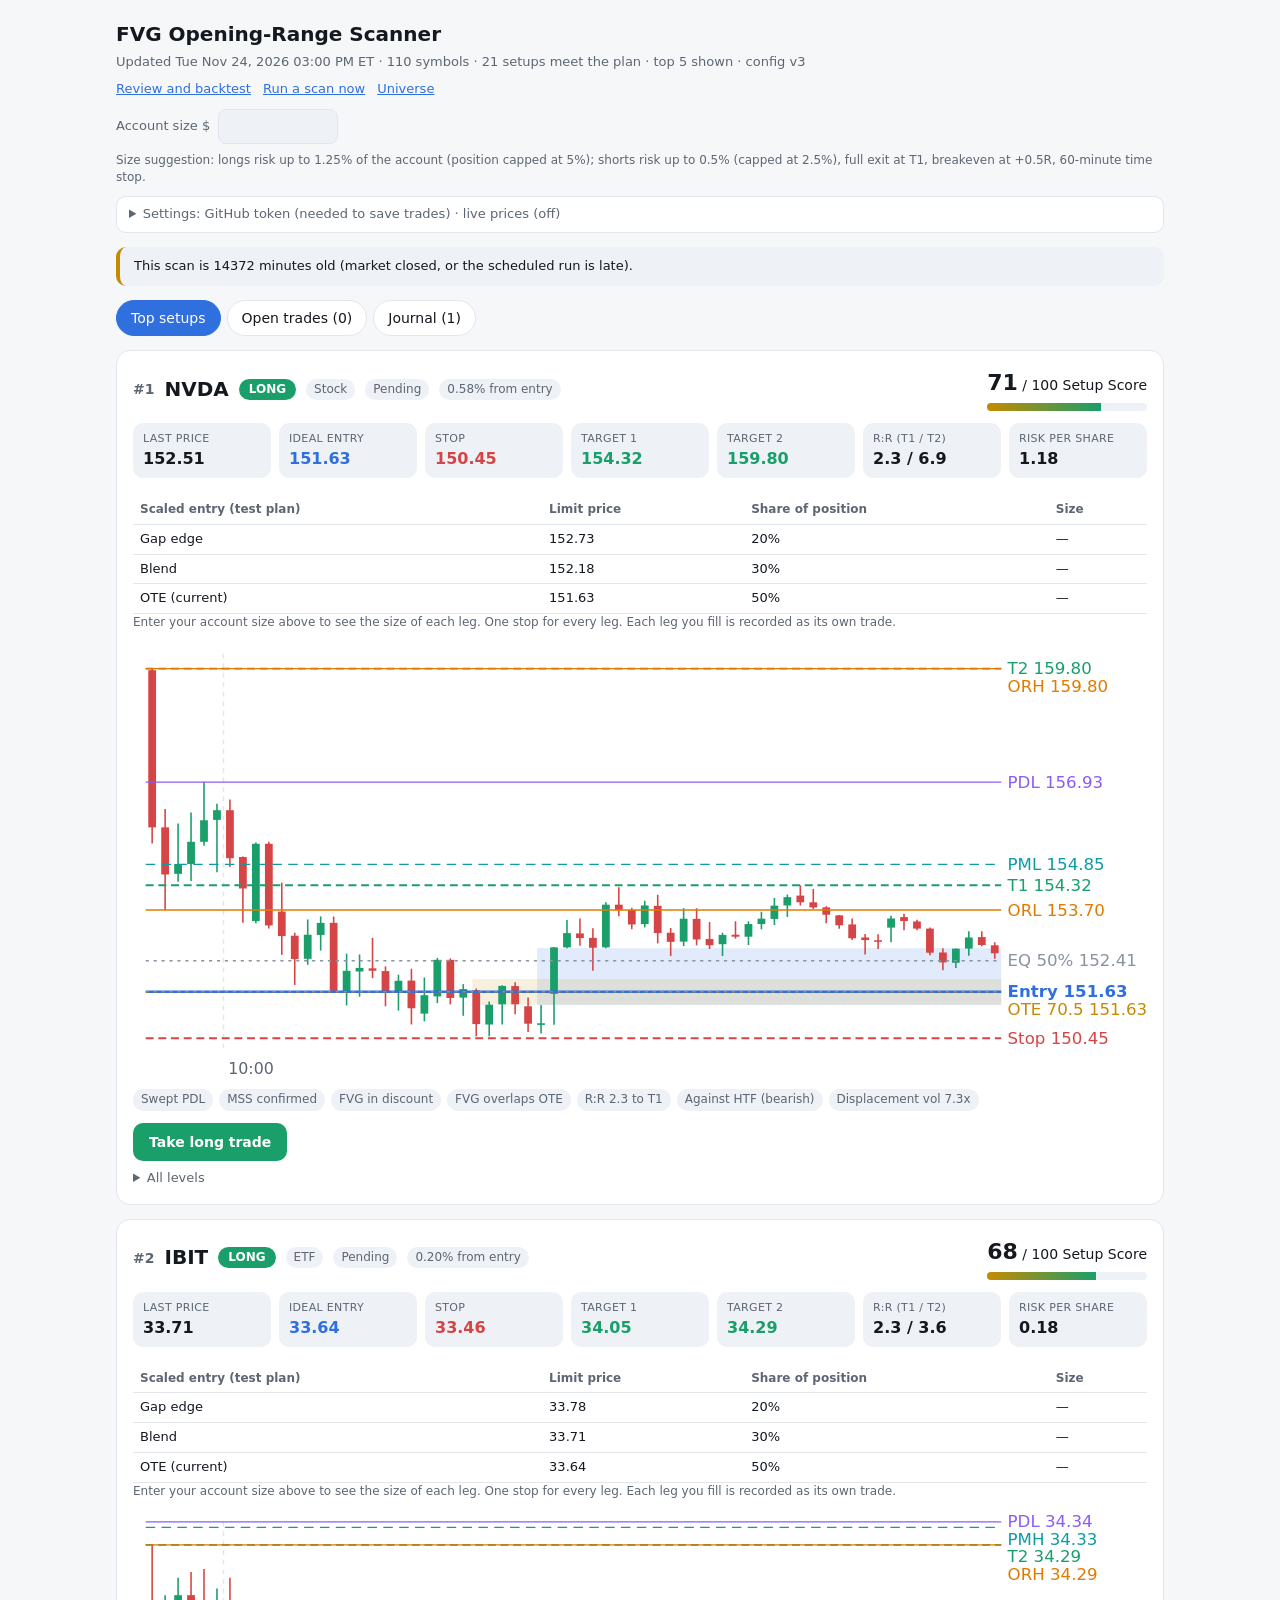
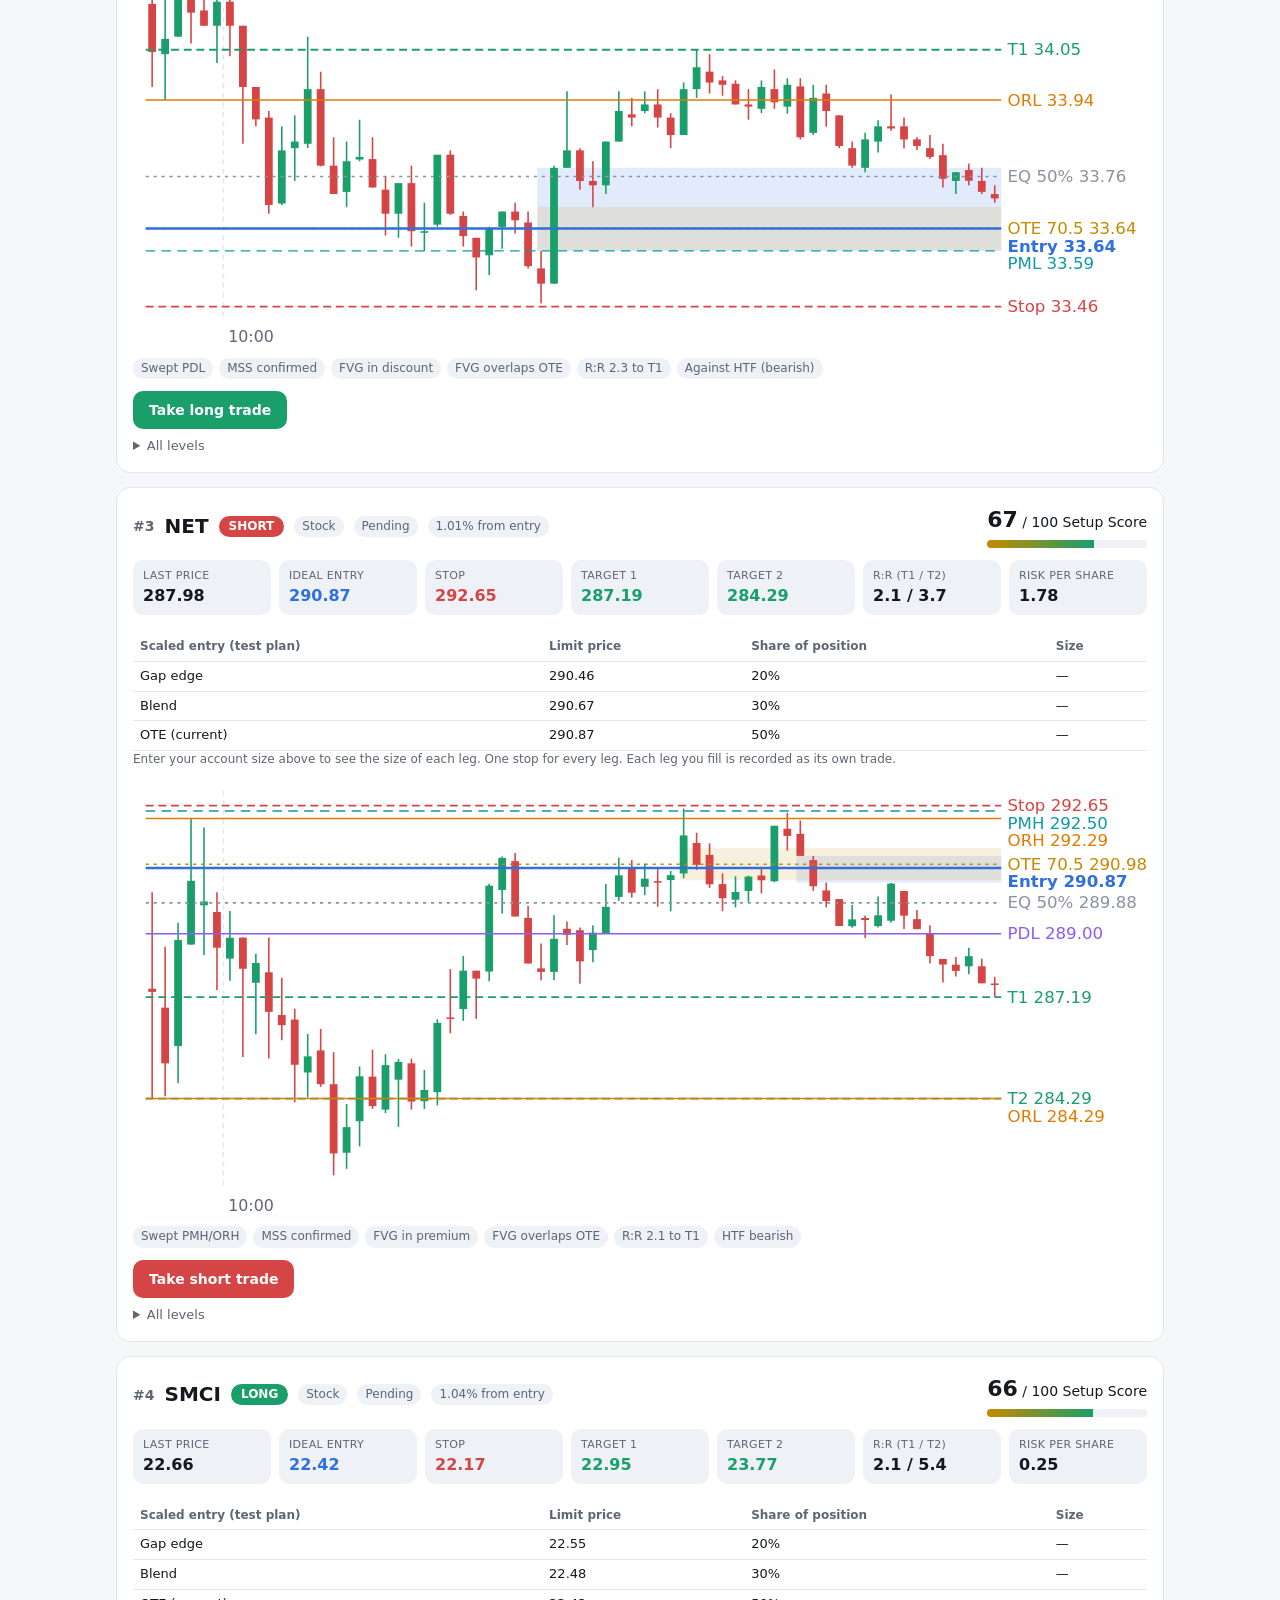
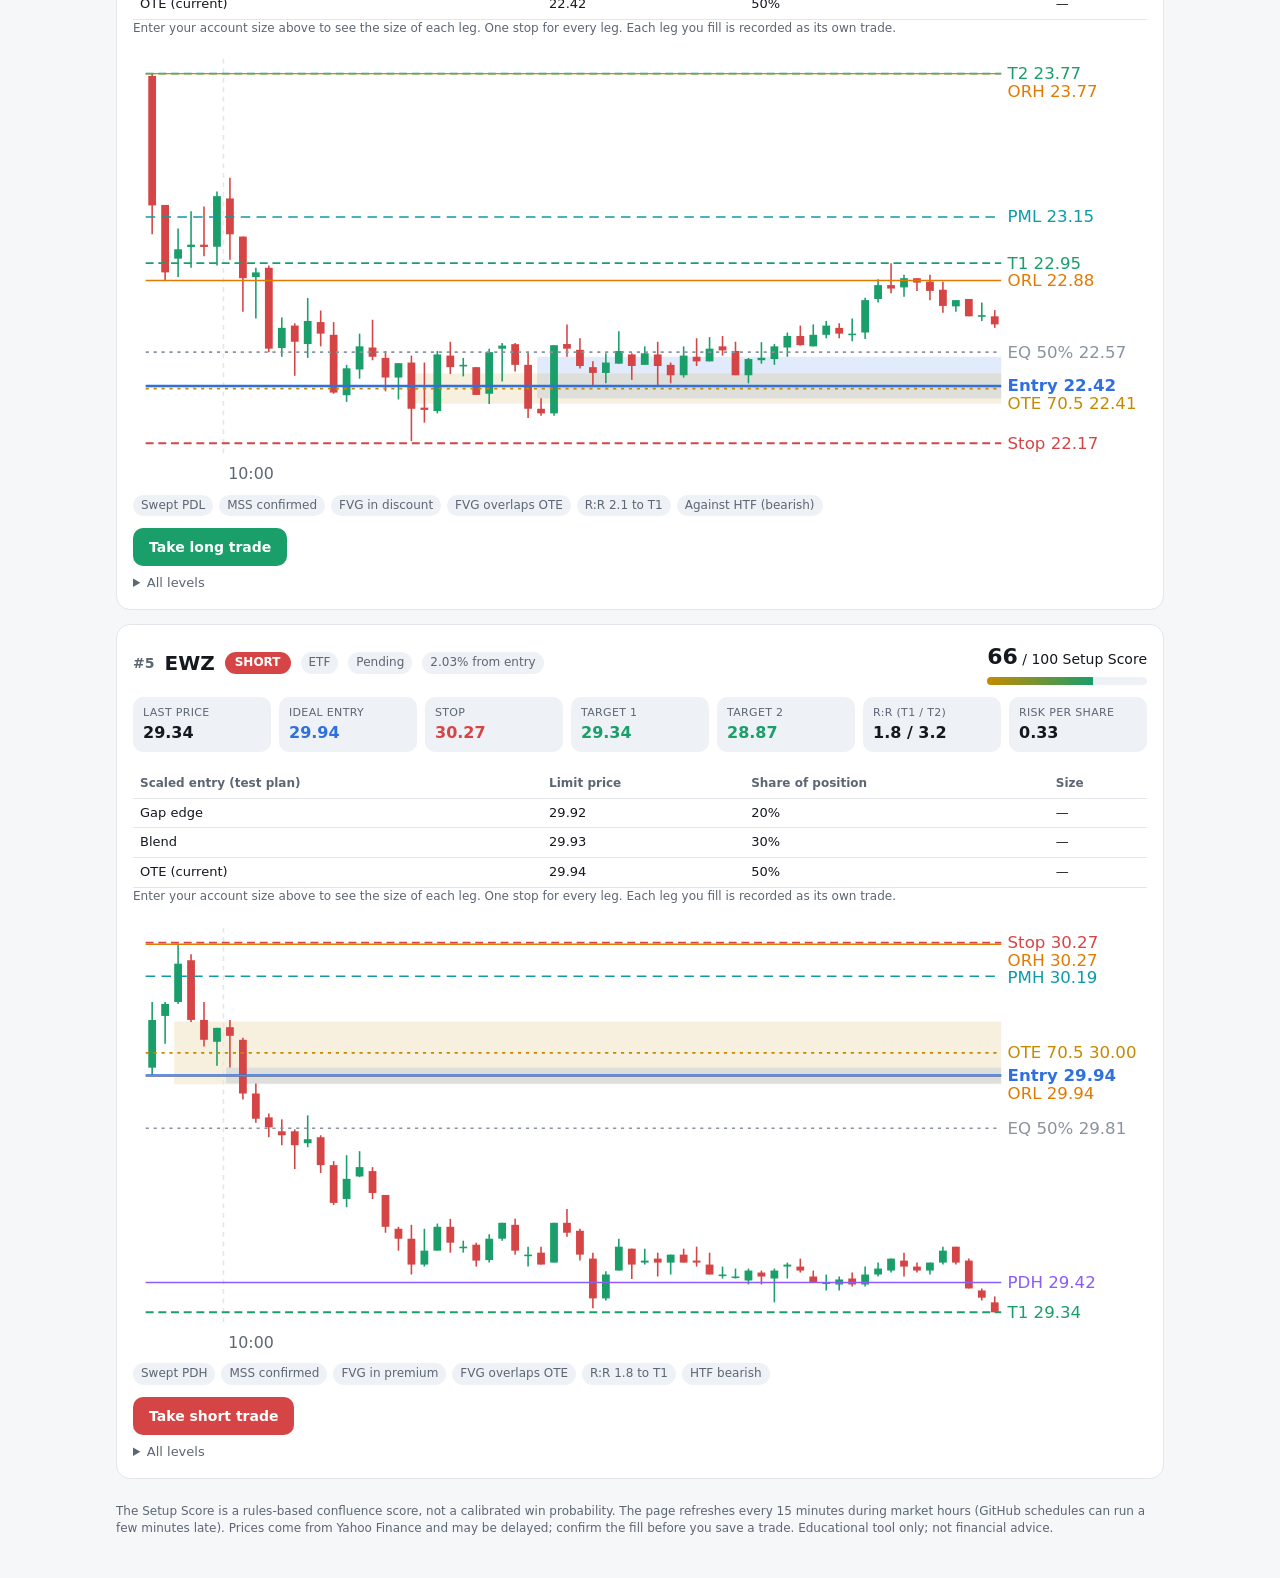
<file: site/index.html>
<!doctype html>
<html lang="en"><head><meta charset="utf-8"><meta name="viewport" content="width=device-width,initial-scale=1">
<title>FVG Scanner</title><link rel="stylesheet" href="style.css"><script>window.CFG = {"repo": "Ron1415/fvg-scanner", "branch": "main", "workflow": "fvg.yml"};</script><script src="store.js"></script>
</head><body><div class="wrap">
<h1>FVG Opening-Range Scanner</h1>
<div class="sub" id="sub">Loading the latest scan…</div>
<div class="toplinks"><a href="review.html">Review and backtest</a><a href="#" id="runNow">Run a scan now</a><a href="universe.html">Universe</a></div>
<div class="settings">Account size $<input id="acct" type="number" min="0" step="100" style="width:120px">
<span class="hint" id="sizeHint"></span></div>
<div id="tokenPanel"></div>
<div id="banner" class="banner"></div>
<nav><button data-tab="setups" class="on">Top setups</button><button data-tab="open">Open trades</button>
<button data-tab="journal">Journal</button></nav>
<section id="tab-setups"></section>
<section id="tab-open" hidden></section>
<section id="tab-journal" hidden></section>
<div class="foot">The Setup Score is a rules-based confluence score, not a calibrated win probability. The page refreshes
every 15 minutes during market hours (GitHub schedules can run a few minutes late). Prices come from Yahoo Finance and may be
delayed; confirm the fill before you save a trade. Educational tool only; not financial advice.</div>
</div>

<dialog id="dlg"><form method="dialog">
<h3 id="dlgTitle"></h3><div class="hint" id="dlgSub"></div>
<label>Fill price <span id="pxHint" class="hint"></span></label><input id="fPrice" type="number" step="0.0001" required>
<div id="openFields"><label id="sharesLbl">Shares</label><input id="fShares" type="number" step="1" min="0"></div>
<div id="closeFields"><label>Exit reason</label><select id="fReason">
<option>Target 1</option><option>Target 2</option><option>Stop</option><option>Breakeven stop</option>
<option>Manual / discretionary</option><option>Time stop</option></select></div>
<label>Comment (optional)</label><textarea id="fComment" rows="2"></textarea>
<div class="actions"><button class="btn" value="ok">Confirm</button><button class="btn ghost" value="cancel" formnovalidate>Cancel</button></div>
</form></dialog>

<script>
const $ = s => document.querySelector(s);
let S = null, T = [], ctx = null;
const f2 = v => v == null || v === "" || isNaN(v) ? "—" : Number(v).toLocaleString(undefined, {minimumFractionDigits: 2, maximumFractionDigits: 2});
const fr = v => v == null || isNaN(v) ? "—" : `<span class="${v > 0 ? "pos" : v < 0 ? "neg" : ""}">${v > 0 ? "+" : ""}${Number(v).toFixed(2)}R</span>`;
const esc = s => String(s ?? "").replace(/[&<>"]/g, c => ({"&": "&amp;", "<": "&lt;", ">": "&gt;", '"': "&quot;"}[c]));
const acct = () => Number(Store.ls.get("acct") || 0);
const SIZING = {"LONG": {"risk_pct": 1.25, "max_position_pct": 5.0}, "SHORT": {"risk_pct": 0.5, "max_position_pct": 2.5}};
/* Units (shares or contracts) for a plan of legs [{price, weight}] with one stop:
   the smaller of (account x RISK%) / risk and (account x MAXPOS%) / position value. */
function sizePlan(legs, stop, mult, side) {
  const a = acct(); if (!a) return null;
  const RISK = SIZING[side].risk_pct, MAXPOS = SIZING[side].max_position_pct;
  const riskPerUnit = legs.reduce((s, l) => s + l.weight * Math.abs(l.price - stop), 0) * mult;
  const valuePerUnit = legs.reduce((s, l) => s + l.weight * l.price, 0) * mult;
  if (!(riskPerUnit > 0)) return null;
  const byRisk = a * RISK / 100 / riskPerUnit, byCap = a * MAXPOS / 100 / valuePerUnit;
  const n = Math.floor(Math.min(byRisk, byCap));
  const split = legs.map(l => Math.floor(n * l.weight));
  split[split.length - 1] += n - split.reduce((x, y) => x + y, 0);   // remainder to the deepest leg
  return {total: n, capped: byCap < byRisk, legs: split,
          risk$: n * riskPerUnit, value$: n * valuePerUnit};
}
const KIND = {fvg_edge: "Gap edge", blend: "Blend", ote_mid: "OTE (current)", fvg_ce: "Gap middle", ote_62: "OTE 62%"};
const rOf = (t, px) => { const risk = Math.abs(t.entry_price - t.stop); if (!risk || px == null) return null;
  return (t.side === "LONG" ? px - t.entry_price : t.entry_price - px) / risk; };

document.querySelectorAll("nav button").forEach(b => b.onclick = () => {
  document.querySelectorAll("nav button").forEach(x => x.classList.toggle("on", x === b));
  document.querySelectorAll("section").forEach(s => s.hidden = s.id !== "tab-" + b.dataset.tab);
});

function chart(s) {
  const bars = s.bars || [], n = bars.length; if (!n) return "";
  const W = 640, Hh = 280, padL = 8, padR = 92, padT = 10, padB = 18, lv = s.levels || {};
  const core = [s.entry, s.stop, s.t1, s.fvg_lo, s.fvg_hi, s.ote_lo, s.ote_hi];
  let lo = Math.min(...bars.map(b => b[2]), ...core), hi = Math.max(...bars.map(b => b[1]), ...core);
  const span = hi - lo; lo -= span * .04; hi += span * .04;
  ["PDH", "PDL", "ORH", "ORL", "PMH", "PML"].forEach(k => { const v = lv[k];
    if (v != null && v >= lo - span * .15 && v <= hi + span * .15) { lo = Math.min(lo, v); hi = Math.max(hi, v); } });
  if (s.t2 >= lo - span * .2 && s.t2 <= hi + span * .2) { lo = Math.min(lo, s.t2); hi = Math.max(hi, s.t2); }
  const pw = W - padL - padR, ph = Hh - padT - padB;
  const X = i => padL + (i + .5) * pw / n, Y = v => padT + (hi - v) / (hi - lo) * ph, bw = Math.max(1.5, pw / n * .6);
  const p = [`<svg viewBox="0 0 ${W} ${Hh}" class="chart" role="img" aria-label="${s.ticker} 5-minute chart with setup levels">`];
  const x0 = X(s.fvg_idx - 1) - bw / 2, xs = X(s.sweep_idx) - bw / 2;
  p.push(`<rect x="${x0}" y="${Y(s.fvg_hi)}" width="${padL + pw - x0}" height="${Math.max(1, Y(s.fvg_lo) - Y(s.fvg_hi))}" class="z-fvg"/>`);
  p.push(`<rect x="${xs}" y="${Y(s.ote_hi)}" width="${padL + pw - xs}" height="${Math.max(1, Y(s.ote_lo) - Y(s.ote_hi))}" class="z-ote"/>`);
  bars.forEach(([o, h, l, c], i) => { const cls = c >= o ? "up" : "dn", x = X(i), t = Y(Math.max(o, c)), b = Y(Math.min(o, c));
    p.push(`<line x1="${x}" x2="${x}" y1="${Y(h)}" y2="${Y(l)}" class="w-${cls}"/><rect x="${x - bw / 2}" y="${t}" width="${bw}" height="${Math.max(1, b - t)}" class="b-${cls}"/>`); });
  const orBars = bars.filter(b => b[4] < 600).length;
  if (orBars > 0 && orBars < n) { const xo = padL + orBars * pw / n;
    p.push(`<line x1="${xo}" x2="${xo}" y1="${padT}" y2="${padT + ph}" class="l-or-end"/><text x="${xo + 3}" y="${padT + ph + 13}" class="ax">10:00</text>`); }
  const lines = [["Entry", s.entry, "l-entry"], ["Stop", s.stop, "l-stop"], ["T1", s.t1, "l-tgt"], ["T2", s.t2, "l-tgt"],
    ["EQ 50%", s.eq, "l-eq"], ["OTE 70.5", s.ote_mid, "l-ote"], ["ORH", lv.ORH, "l-or"], ["ORL", lv.ORL, "l-or"],
    ["PDH", lv.PDH, "l-pd"], ["PDL", lv.PDL, "l-pd"], ["PMH", lv.PMH, "l-pm"], ["PML", lv.PML, "l-pm"]]
    .filter(r => r[1] != null && r[1] >= lo && r[1] <= hi).sort((a, b) => Y(a[1]) - Y(b[1]));
  let lastY = -99;
  lines.forEach(([nm, v, cl]) => { const y = Y(v), ly = Math.max(y + 3.5, lastY + 11); lastY = ly;
    p.push(`<line x1="${padL}" x2="${padL + pw}" y1="${y}" y2="${y}" class="${cl}"/><text x="${padL + pw + 4}" y="${ly}" class="lbl ${cl}-t">${nm} ${f2(v)}</text>`); });
  p.push("</svg>"); return p.join("");
}

function card(s, i) {
  const prox = s.proximity >= .999 ? "At / inside entry zone" : `${s.dist_pct.toFixed(2)}% from entry`, lv = s.levels;
  const taken = T.some(t => t.key === s.key && t.exit_price == null);
  const rows = [["Prior-day high (PDH)", lv.PDH], ["Prior-day low (PDL)", lv.PDL], ["Pre-market / overnight high (PMH)", lv.PMH],
    ["Pre-market / overnight low (PML)", lv.PML], ["Opening-range high (ORH)", lv.ORH], ["Opening-range low (ORL)", lv.ORL],
    ["Sweep extreme", s.extreme], ["Swing extreme", s.swing], ["MSS level", s.mss], ["FVG high", s.fvg_hi], ["FVG CE", s.ce],
    ["FVG low", s.fvg_lo], ["Equilibrium", s.eq], ["OTE 62%", s.ote_a], ["OTE 70.5%", s.ote_mid], ["OTE 79%", s.ote_b]]
    .map(([k, v]) => `<tr><td>${k}</td><td>${f2(v)}</td></tr>`).join("");
  return `<div class="card"><div class="head"><span class="rank">#${i + 1}</span><span class="tk">${esc(s.ticker)}</span>
  <span class="side ${s.side}">${s.side}</span><span class="tag">${s.asset}</span><span class="tag">${s.status}</span><span class="tag">${prox}</span>
  <div class="score"><div><b>${s.score}</b> / 100 Setup Score</div><div class="meter"><i style="width:${s.score}%"></i></div></div></div>
  <div class="grid"><div class="k"><span>Last price</span><b>${f2(s.price)}</b></div><div class="k entry"><span>Ideal entry</span><b>${f2(s.entry)}</b></div>
  <div class="k stop"><span>Stop</span><b>${f2(s.stop)}</b></div><div class="k tgt"><span>Target 1</span><b>${f2(s.t1)}</b></div>
  <div class="k tgt"><span>Target 2</span><b>${f2(s.t2)}</b></div><div class="k"><span>R:R (T1 / T2)</span><b>${s.rr1.toFixed(1)} / ${s.rr2.toFixed(1)}</b></div>
  <div class="k"><span>Risk per ${s.mult > 1 ? "contract" : "share"}</span><b>${f2(Math.abs(s.entry - s.stop) * (s.mult || 1))}</b></div></div>
  ${ladderHtml(s)}
  ${chart(s)}<div class="notes">${s.notes.map(n => `<span class="tag">${esc(n)}</span>`).join("")}</div>
  <div class="actions"><button class="btn take ${s.side}" data-take="${esc(s.key)}">Take ${s.side.toLowerCase()} trade</button>
  ${taken ? '<span class="taken">You have an open trade on this setup</span>' : ""}</div>
  <details><summary>All levels</summary><table>${rows}</table></details></div>`;
}

function ladderHtml(s) {
  if (!s.ladder || !s.ladder.length) return "";
  const plan = sizePlan(s.ladder, s.stop, s.mult || 1, s.side), unit = (s.mult || 1) > 1 ? "contracts" : "shares";
  const MAXPOS = SIZING[s.side].max_position_pct;
  const rows = s.ladder.map((l, i) => `<tr><td>${KIND[l.kind] || l.kind}</td><td>${f2(l.price)}</td><td>${Math.round(l.weight * 100)}%</td>
    <td>${plan ? plan.legs[i] + " " + unit : "—"}</td></tr>`).join("");
  return `<div class="tbl"><table><tr><th>Scaled entry (test plan)</th><th>Limit price</th><th>Share of position</th><th>Size</th></tr>${rows}</table>
    <div class="hint">${plan ? `Total ${plan.total} ${unit}: about $${f2(plan.value$)} of the account (cap ${MAXPOS}%), $${f2(plan.risk$)} at risk if every leg fills${plan.capped ? "; limited by the " + MAXPOS + "% position cap" : ""}.` : "Enter your account size above to see the size of each leg."}
    One stop for every leg. Each leg you fill is recorded as its own trade.</div></div>`;
}

function render() {
  if (!S) return;
  $("#sizeHint").textContent = `Size suggestion: longs risk up to ${SIZING.LONG.risk_pct}% of the account (position capped at ${SIZING.LONG.max_position_pct}%); ` +
    `shorts risk up to ${SIZING.SHORT.risk_pct}% (capped at ${SIZING.SHORT.max_position_pct}%), full exit at T1, breakeven at +0.5R, 60-minute time stop.`;
  $("#sub").textContent = `Updated ${S.updated} · ${S.scanned} symbols · ${S.total} setups meet the plan · top ${S.top.length} shown · config v${S.config_version}`;
  const ageMin = (Date.now() - new Date(S.updated_iso).getTime()) / 60000;
  $("#banner").className = "banner" + (ageMin > 40 ? " warn" : "");
  $("#banner").textContent = ageMin > 40 ? `This scan is ${Math.round(ageMin)} minutes old (market closed, or the scheduled run is late).` :
    "Training mode: the scanner records every setup all day; the end-of-day replay drives the learning.";
  if (document.activeElement !== $("#acct")) $("#acct").value = acct() || "";
  const open = T.filter(t => t.exit_price == null), closed = T.filter(t => t.exit_price != null);
  document.querySelector('[data-tab="open"]').textContent = `Open trades (${open.length})`;
  document.querySelector('[data-tab="journal"]').textContent = `Journal (${closed.length})`;
  $("#tab-setups").innerHTML = S.top.length ? S.top.map(card).join("") :
    `<div class="card empty">No setups meet the plan right now${S.filtered ? ` (${S.filtered} weaker setups were filtered out and recorded)` : ""}. No trade is a valid outcome.</div>`;
  $("#tab-open").innerHTML = open.length ? `<div class="card tbl"><table><tr><th>Ticker</th><th>Side</th><th>Opened</th><th>Fill</th><th>Size</th><th>Stop</th>
    <th>T1</th><th>T2</th><th>Last</th><th>Open R</th><th>Score</th><th></th></tr>${open.map(t => { const px = S.prices[t.ticker]; const r = rOf(t, px);
      const long = t.side === "LONG", al = px == null ? "" : (long ? px <= t.stop : px >= t.stop) ? "At / beyond stop" :
        (long ? px >= t.t2 : px <= t.t2) ? "Target 2 reached" : (long ? px >= t.t1 : px <= t.t1) ? "Target 1 reached" : "";
      return `<tr><td><b>${esc(t.ticker)}</b></td><td>${t.side}</td><td>${esc(t.opened_at.slice(5, 16).replace("T", " "))}</td><td>${f2(t.entry_price)}</td>
      <td>${t.shares ?? "—"}</td><td>${f2(t.stop)}</td><td>${f2(t.t1)}</td><td>${f2(t.t2)}</td><td>${f2(px)}</td><td>${fr(r)}${al ? `<span class="alert">${al}</span>` : ""}</td>
      <td>${t.score}</td><td><button class="btn close sm" data-close="${t.id}">Close trade</button> <button class="btn ghost sm" data-del="${t.id}">Delete</button></td></tr>`; }).join("")}</table></div>`
    : '<div class="card empty">No open trades.</div>';
  const rs = closed.map(t => rOf(t, t.exit_price)).filter(x => x != null);
  $("#tab-journal").innerHTML = (rs.length ? `<div class="card"><div class="statgrid"><div class="k"><span>Closed trades</span><b>${rs.length}</b></div>
    <div class="k"><span>Win rate</span><b>${Math.round(rs.filter(x => x > 0).length / rs.length * 100)}%</b></div>
    <div class="k"><span>Average</span><b>${fr(rs.reduce((a, b) => a + b, 0) / rs.length)}</b></div>
    <div class="k"><span>Total</span><b>${fr(rs.reduce((a, b) => a + b, 0))}</b></div></div>
    <p class="hint">The full analysis, including every setup you did not take, is on the <a href="review.html">Review</a> page.</p></div>` : "") +
    (closed.length ? `<div class="card tbl"><table><tr><th>Ticker</th><th>Side</th><th>Opened</th><th>Closed</th><th>Fill</th><th>Exit</th><th>Reason</th><th>Result</th><th>P&amp;L</th><th>Score</th></tr>
    ${closed.slice().reverse().map(t => { const r = rOf(t, t.exit_price), pnl = t.shares ? (t.side === "LONG" ? t.exit_price - t.entry_price : t.entry_price - t.exit_price) * t.shares * (t.mult || 1) : null;
      return `<tr><td><b>${esc(t.ticker)}</b></td><td>${t.side}</td><td>${esc(t.opened_at.slice(5, 16).replace("T", " "))}</td><td>${esc((t.exit_at || "").slice(11, 16))}</td>
      <td>${f2(t.entry_price)}</td><td>${f2(t.exit_price)}</td><td>${esc(t.exit_reason)}</td><td>${fr(r)}</td><td>${pnl == null ? "—" : "$" + f2(pnl)}</td><td>${t.score}</td></tr>`; }).join("")}</table></div>`
    : '<div class="card empty">Closed trades will appear here.</div>');
}

async function refresh() {
  try { S = await (await fetch(`data/state.json?t=${Date.now()}`, {cache: "no-store"})).json(); } catch (e) { $("#sub").textContent = "No scan yet."; }
  try { T = await Store.load(); } catch (e) { $("#banner").textContent = e.message; }
  render();
}

const nowIso = () => new Date().toISOString();
async function openDialog(kind, obj) {
  ctx = {kind, obj};
  const long = obj.side === "LONG", tk = obj.ticker, mult = obj.mult || 1;
  $("#dlgTitle").textContent = `${kind === "open" ? "Take" : "Close"} ${obj.side.toLowerCase()}: ${tk}`;
  $("#dlgSub").textContent = kind === "open" ? `Plan: entry ${f2(obj.entry)} · stop ${f2(obj.stop)} · T1 ${f2(obj.t1)} · T2 ${f2(obj.t2)}`
    : `Filled ${f2(obj.entry_price)} · stop ${f2(obj.stop)} · T1 ${f2(obj.t1)} · T2 ${f2(obj.t2)}`;
  $("#openFields").hidden = kind !== "open"; $("#closeFields").hidden = kind !== "close"; $("#fComment").value = "";
  const last = S.prices[tk] ?? obj.price;
  $("#fPrice").value = last != null ? Number(last).toFixed(2) : ""; $("#pxHint").textContent = "(fetching live price…)";
  if (kind === "open") { const risk = Math.abs(obj.entry - obj.stop);
    const plan = sizePlan([{price: obj.entry, weight: 1}], obj.stop, mult, obj.side);
    $("#fShares").value = plan ? plan.total : "";
    $("#sharesLbl").textContent = mult > 1 ? `Contracts ($${mult.toLocaleString()} per point)` : "Shares"; }
  $("#dlg").showModal();
  const q = await Store.quote(tk);
  if (q) { $("#fPrice").value = q.toFixed(2); $("#pxHint").textContent = "(live price captured; edit if your fill differs)"; }
  else $("#pxHint").textContent = "(last scanned price; edit to your actual fill)";
  if (kind === "close") { const p = +$("#fPrice").value, hit = l => long ? p >= l : p <= l;
    $("#fReason").value = hit(obj.t2) ? "Target 2" : hit(obj.t1) ? "Target 1" : (long ? p <= obj.stop : p >= obj.stop) ? "Stop" : "Manual / discretionary"; }
}

$("#dlg").addEventListener("close", async () => {
  if ($("#dlg").returnValue !== "ok" || !ctx) { ctx = null; return; }
  const c = ctx; ctx = null;
  const price = parseFloat($("#fPrice").value), comment = $("#fComment").value;
  $("#banner").textContent = "Saving…";
  try {
    if (c.kind === "open") {
      const s = c.obj;
      await Store.update(tr => tr.push({id: Date.now(), key: s.key, ticker: s.ticker, side: s.side, asset: s.asset, mult: s.mult || 1,
        opened_at: nowIso(), entry_price: price, shares: $("#fShares").value ? +$("#fShares").value : null, planned_entry: s.entry,
        stop: s.stop, t1: s.t1, t2: s.t2, score: s.score, comment_open: comment,
        setup: {status: s.status, rr1: s.rr1, rr2: s.rr2, swept: s.swept, bias: s.bias, overlap: s.overlap, rvol: s.rvol,
                pts: s.pts, notes: s.notes, levels: s.levels, fvg_lo: s.fvg_lo, fvg_hi: s.fvg_hi, ce: s.ce, extreme: s.extreme,
                swing: s.swing, proximity: s.proximity, config_version: S.config_version}}), `Open ${s.side} ${s.ticker}`);
    } else {
      await Store.update(tr => { const t = tr.find(x => x.id === c.obj.id); if (t) Object.assign(t, {exit_price: price, exit_at: nowIso(),
        exit_reason: $("#fReason").value, comment_close: comment}); }, `Close ${c.obj.ticker}`);
    }
    await refresh();
  } catch (e) { $("#banner").className = "banner warn"; $("#banner").textContent = "Could not save: " + e.message; }
});

document.addEventListener("click", async e => {
  const t = e.target.closest("[data-take],[data-close],[data-del]"); if (!t || !S) return;
  if (t.dataset.take) openDialog("open", S.top.find(s => s.key === t.dataset.take));
  if (t.dataset.close) openDialog("close", T.find(x => String(x.id) === t.dataset.close));
  if (t.dataset.del) {
    if (t.dataset.armed) { await Store.update(tr => { const i = tr.findIndex(x => String(x.id) === t.dataset.del); if (i >= 0) tr.splice(i, 1); }, "Delete trade"); refresh(); }
    else { t.dataset.armed = 1; t.textContent = "Confirm delete"; setTimeout(() => { t.dataset.armed = ""; t.textContent = "Delete"; }, 4000); }
  }
});
$("#acct").onchange = () => { Store.ls.set("acct", $("#acct").value); };
$("#runNow").onclick = async e => { e.preventDefault();
  try { await Store.dispatch({mode: "live"}); $("#banner").textContent = "Scan started. Reload in about 3 minutes."; }
  catch (err) { $("#banner").textContent = err.message; } };
Store.mountSettings($("#tokenPanel"), refresh);
refresh();
setInterval(() => { if (!$("#dlg").open) refresh(); }, 60000);
</script></body></html>
</file>
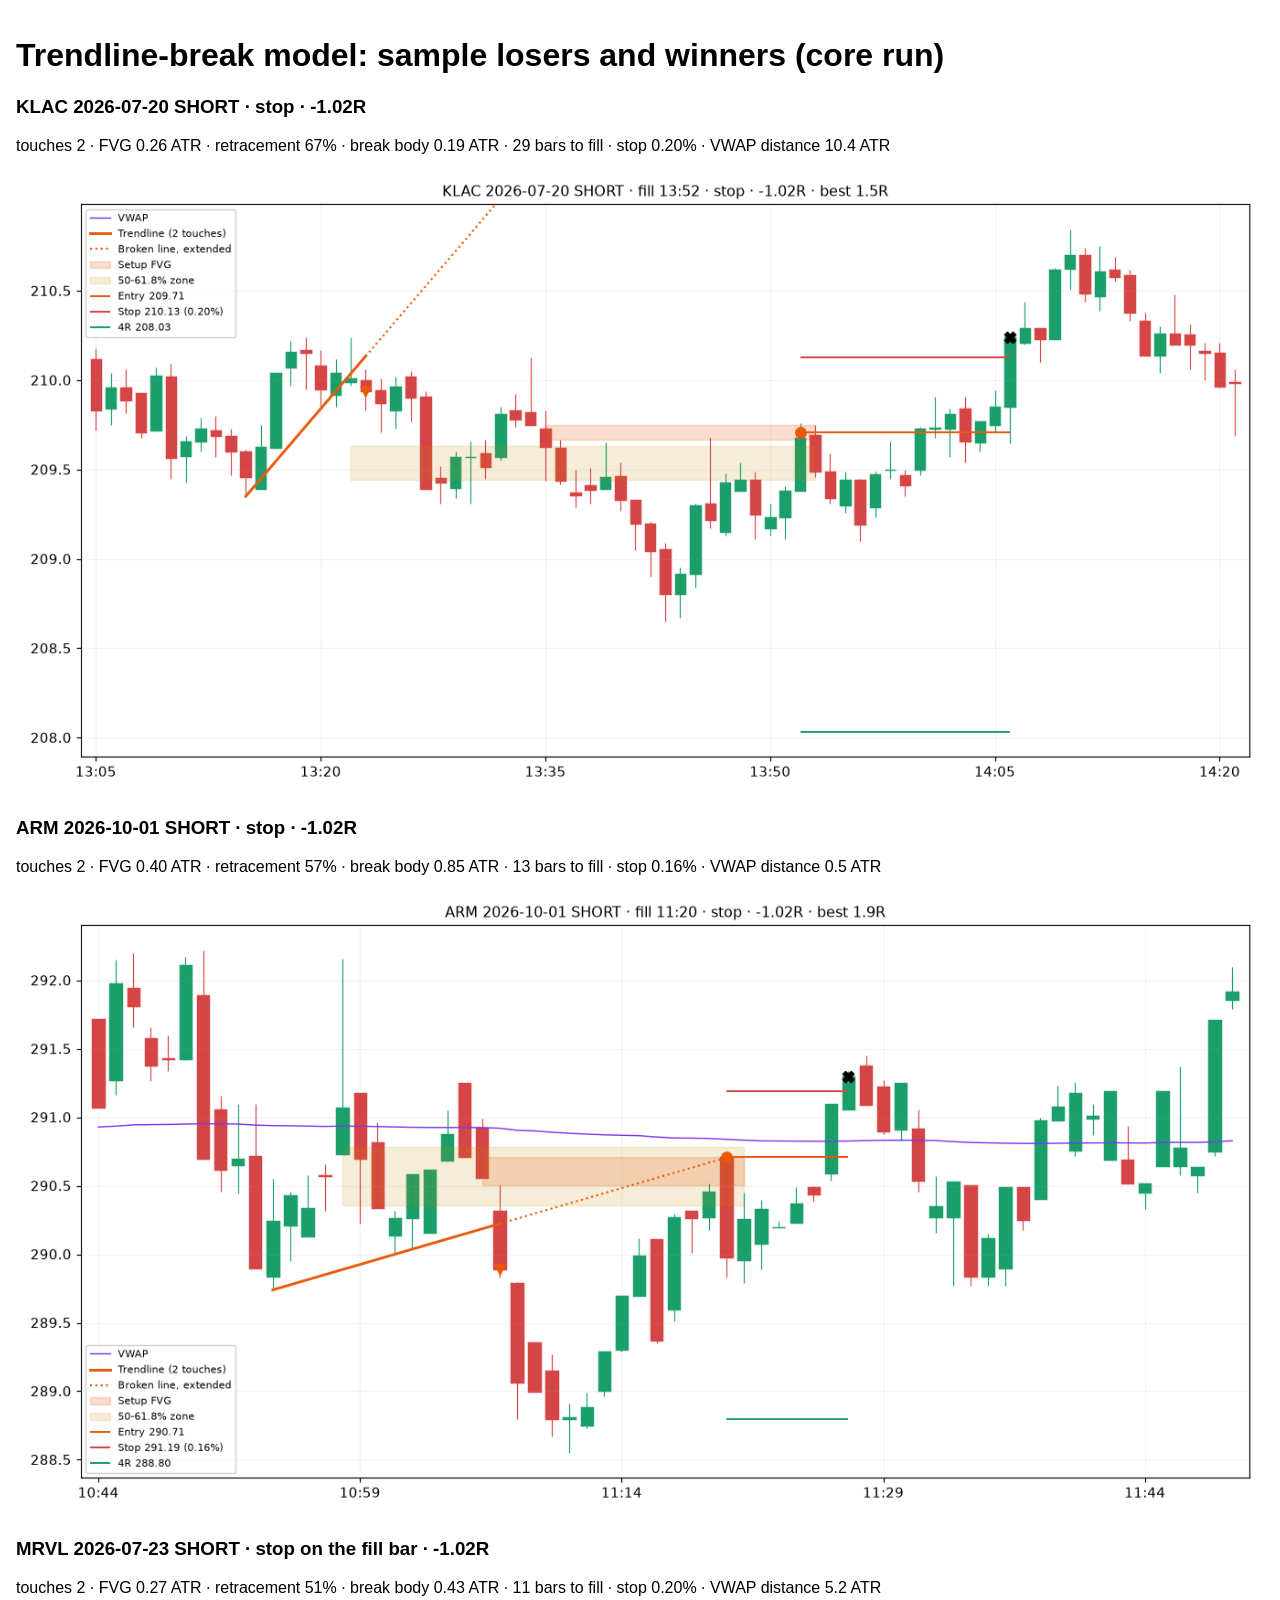
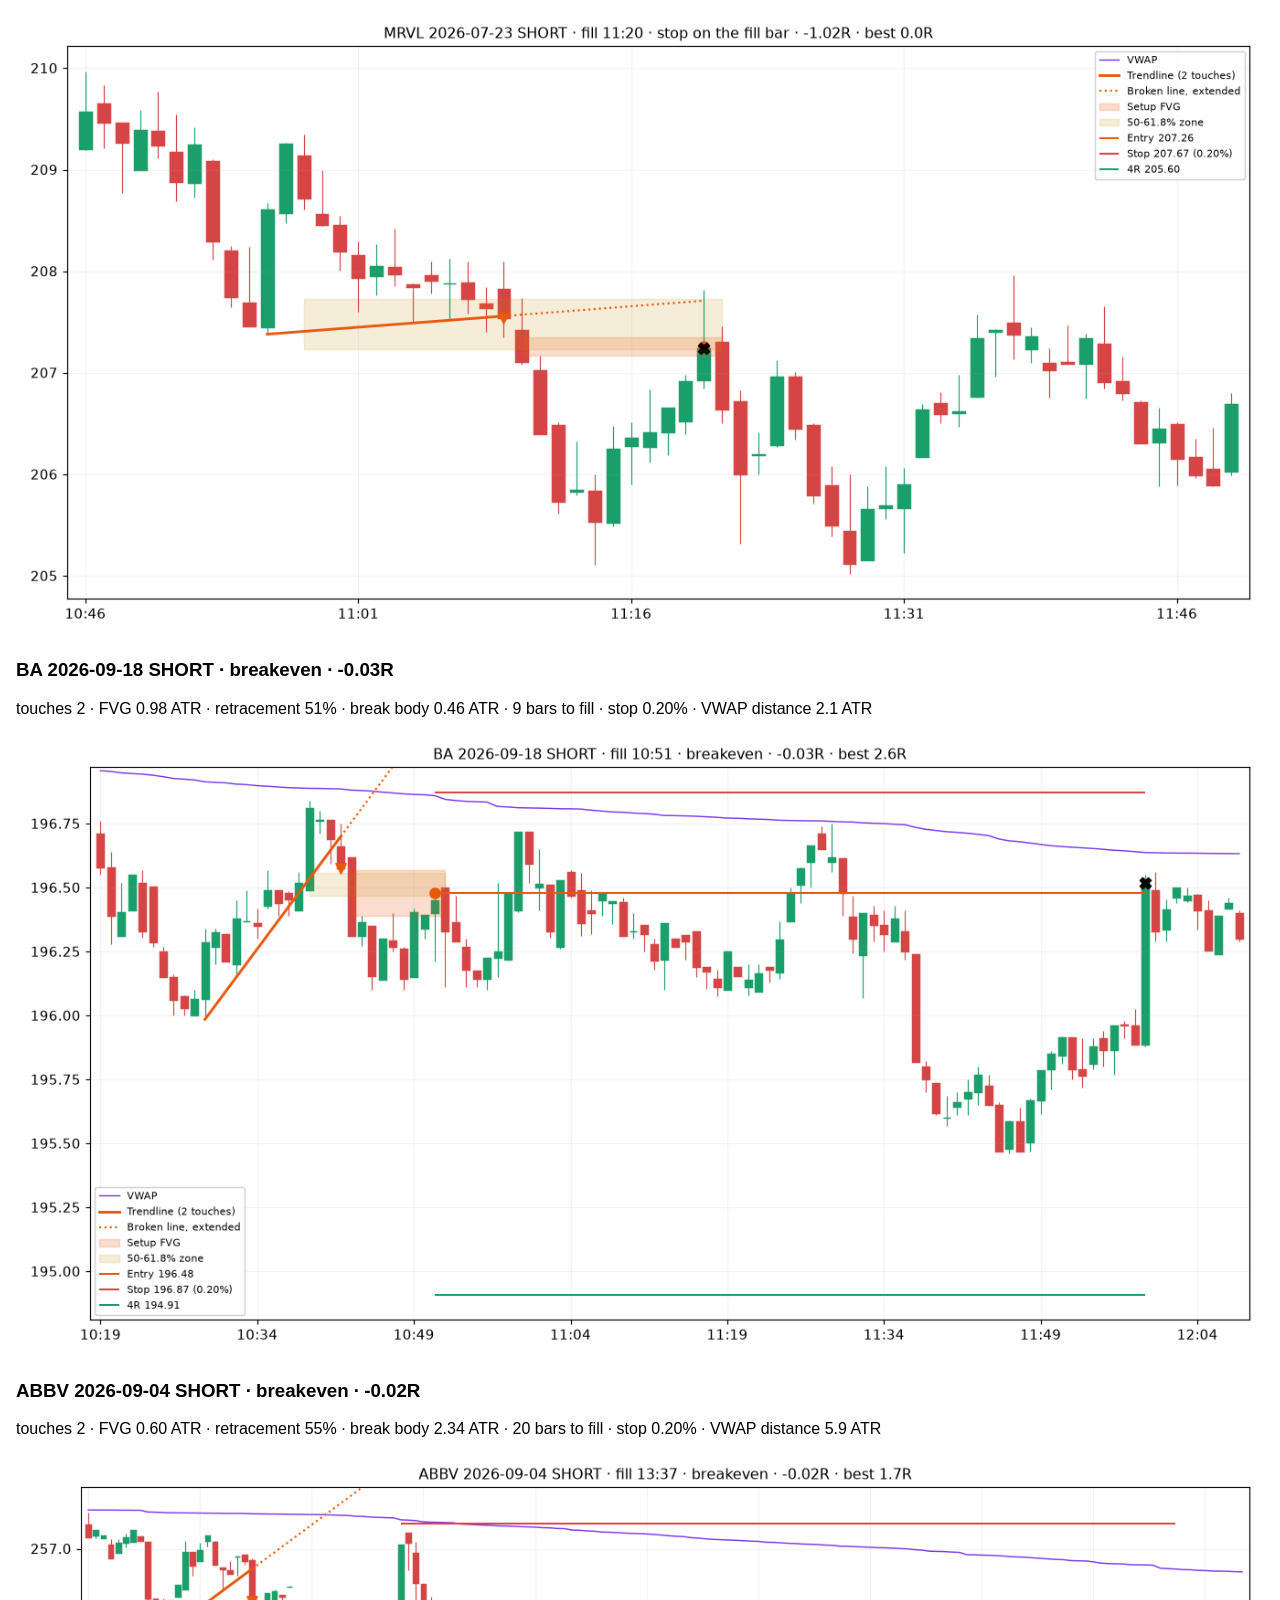
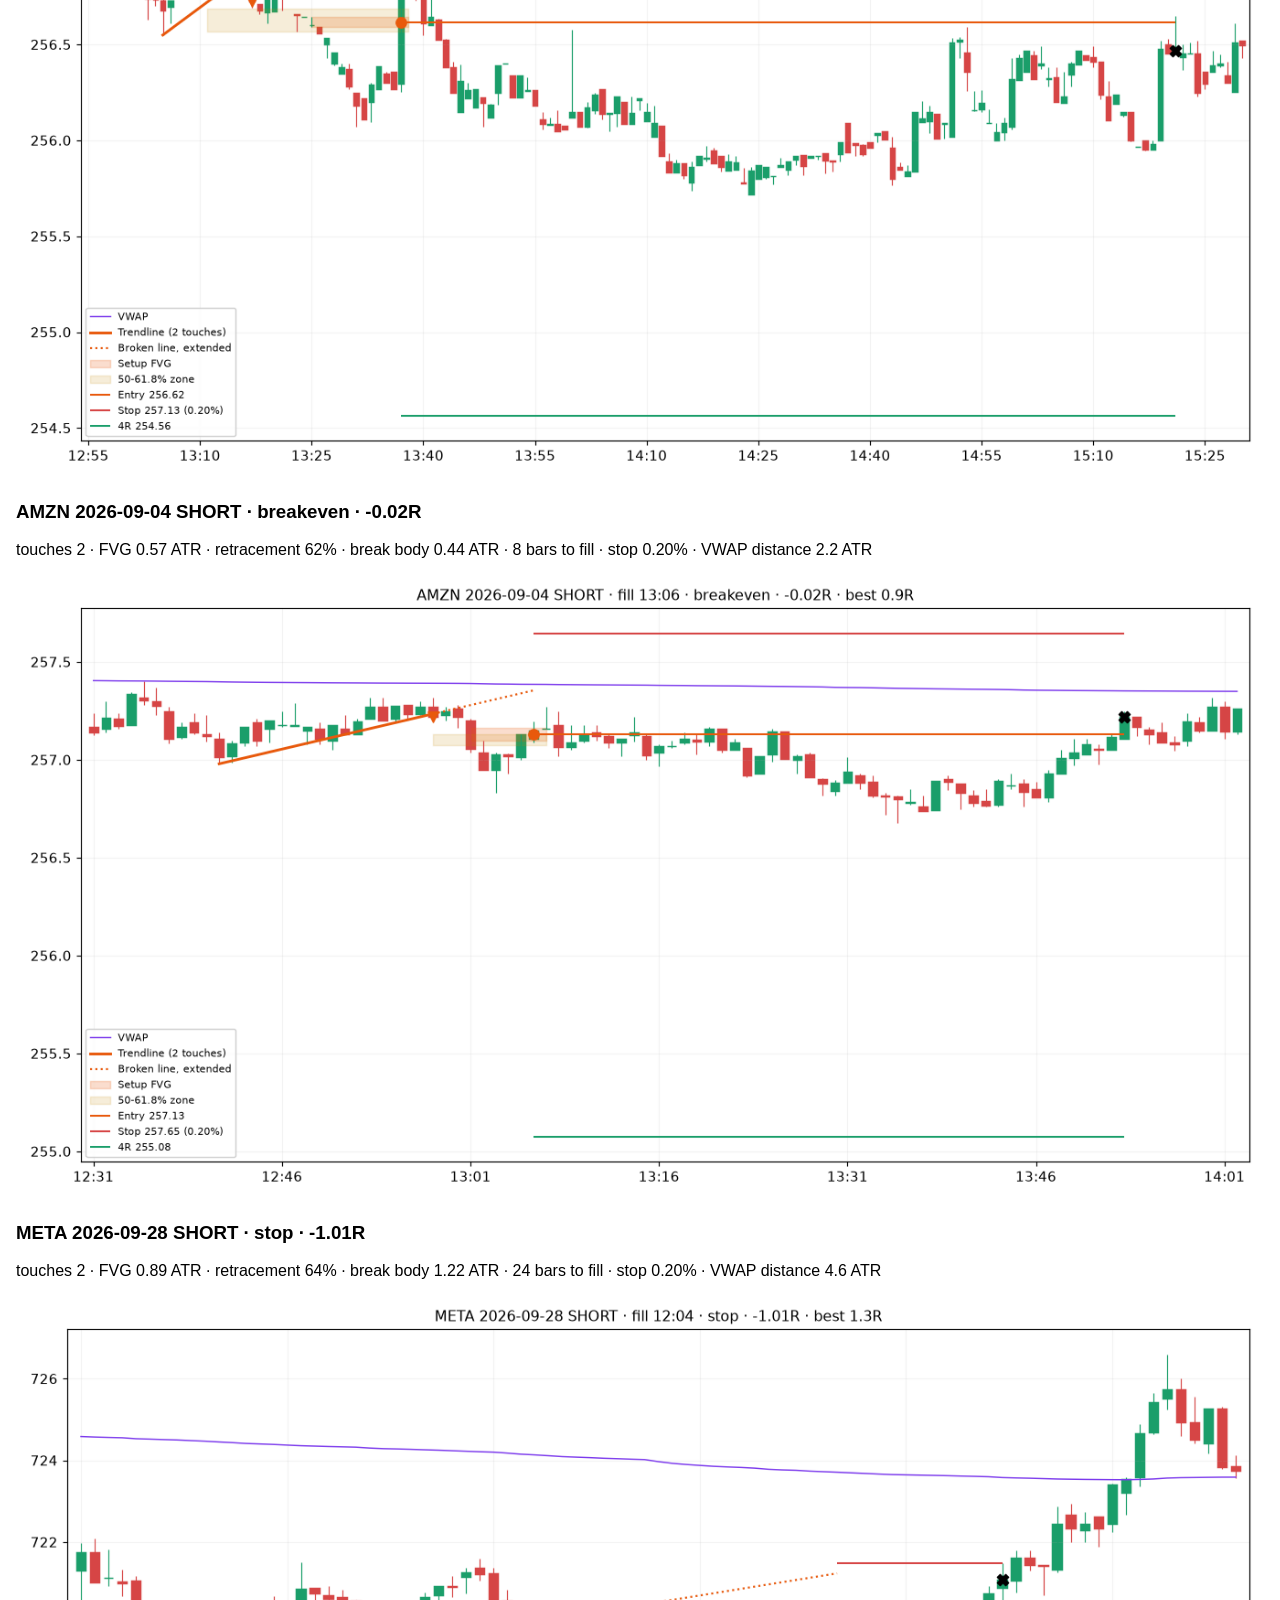
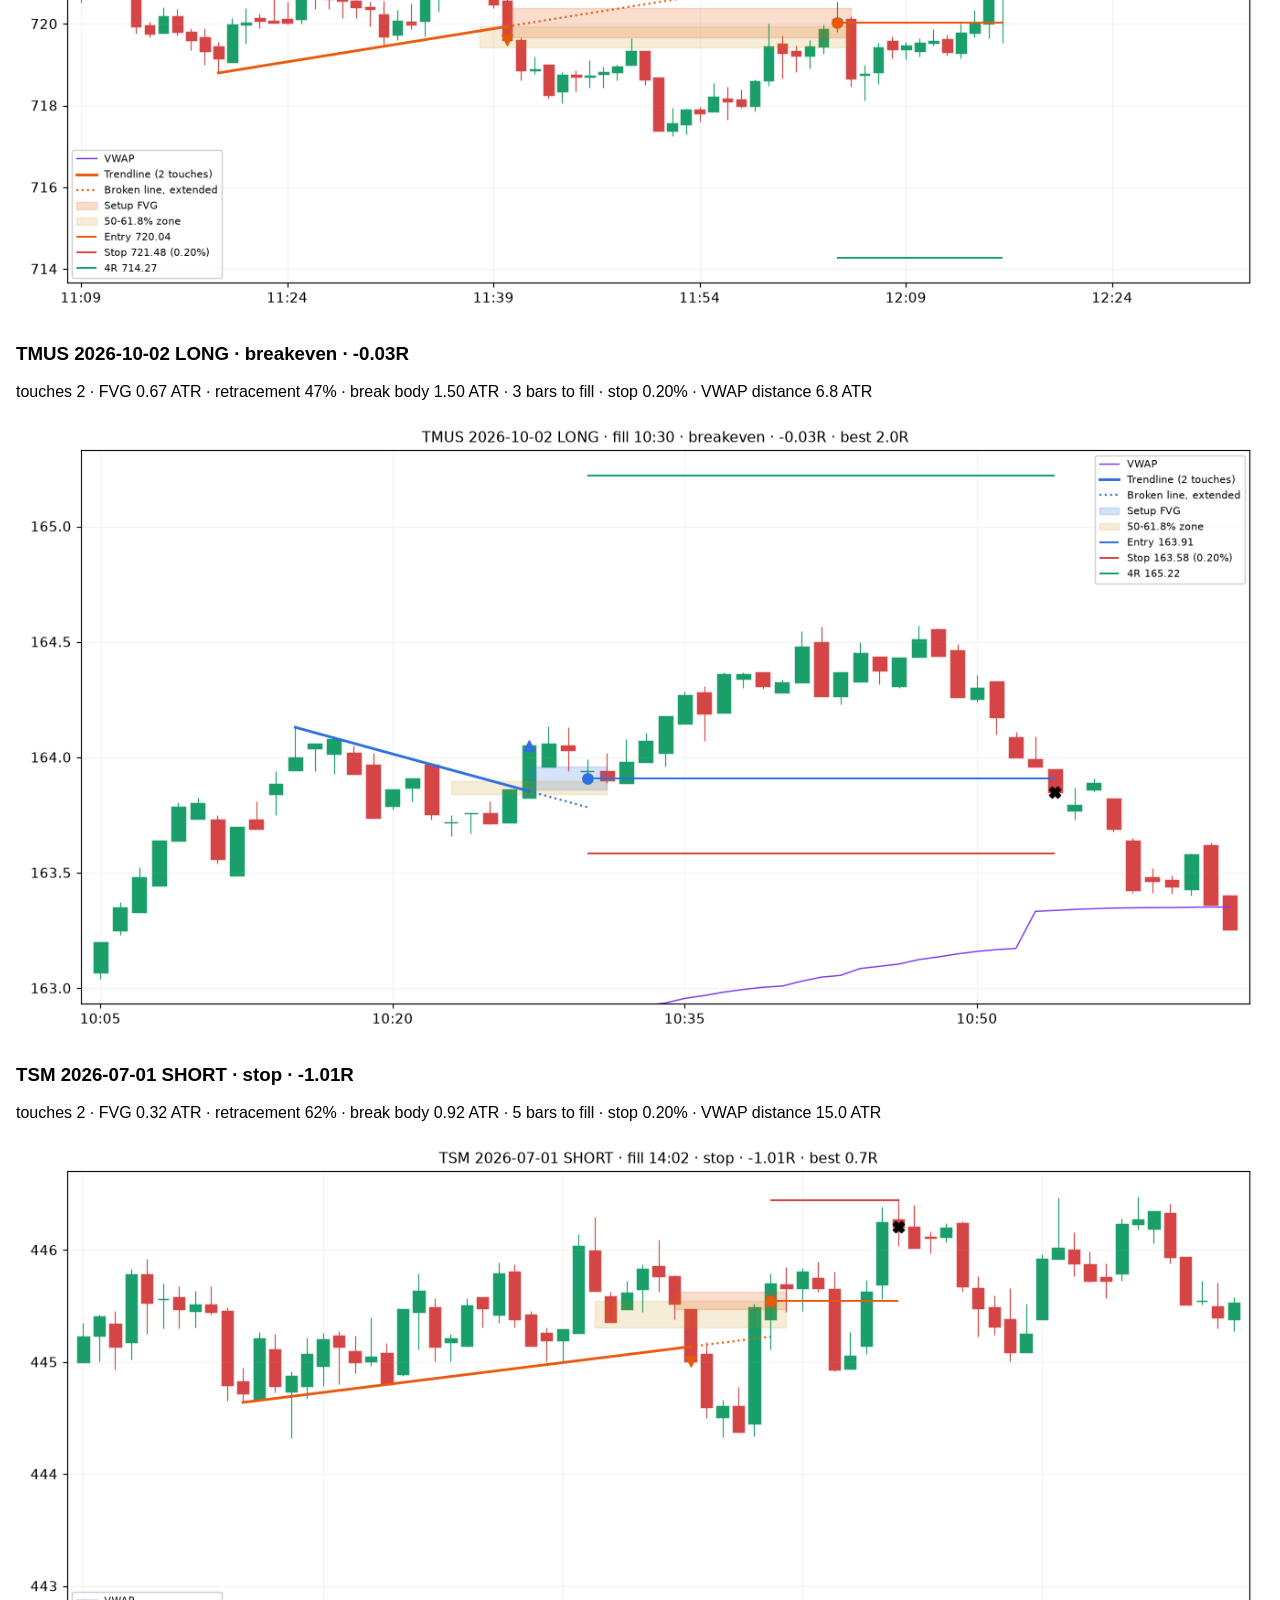
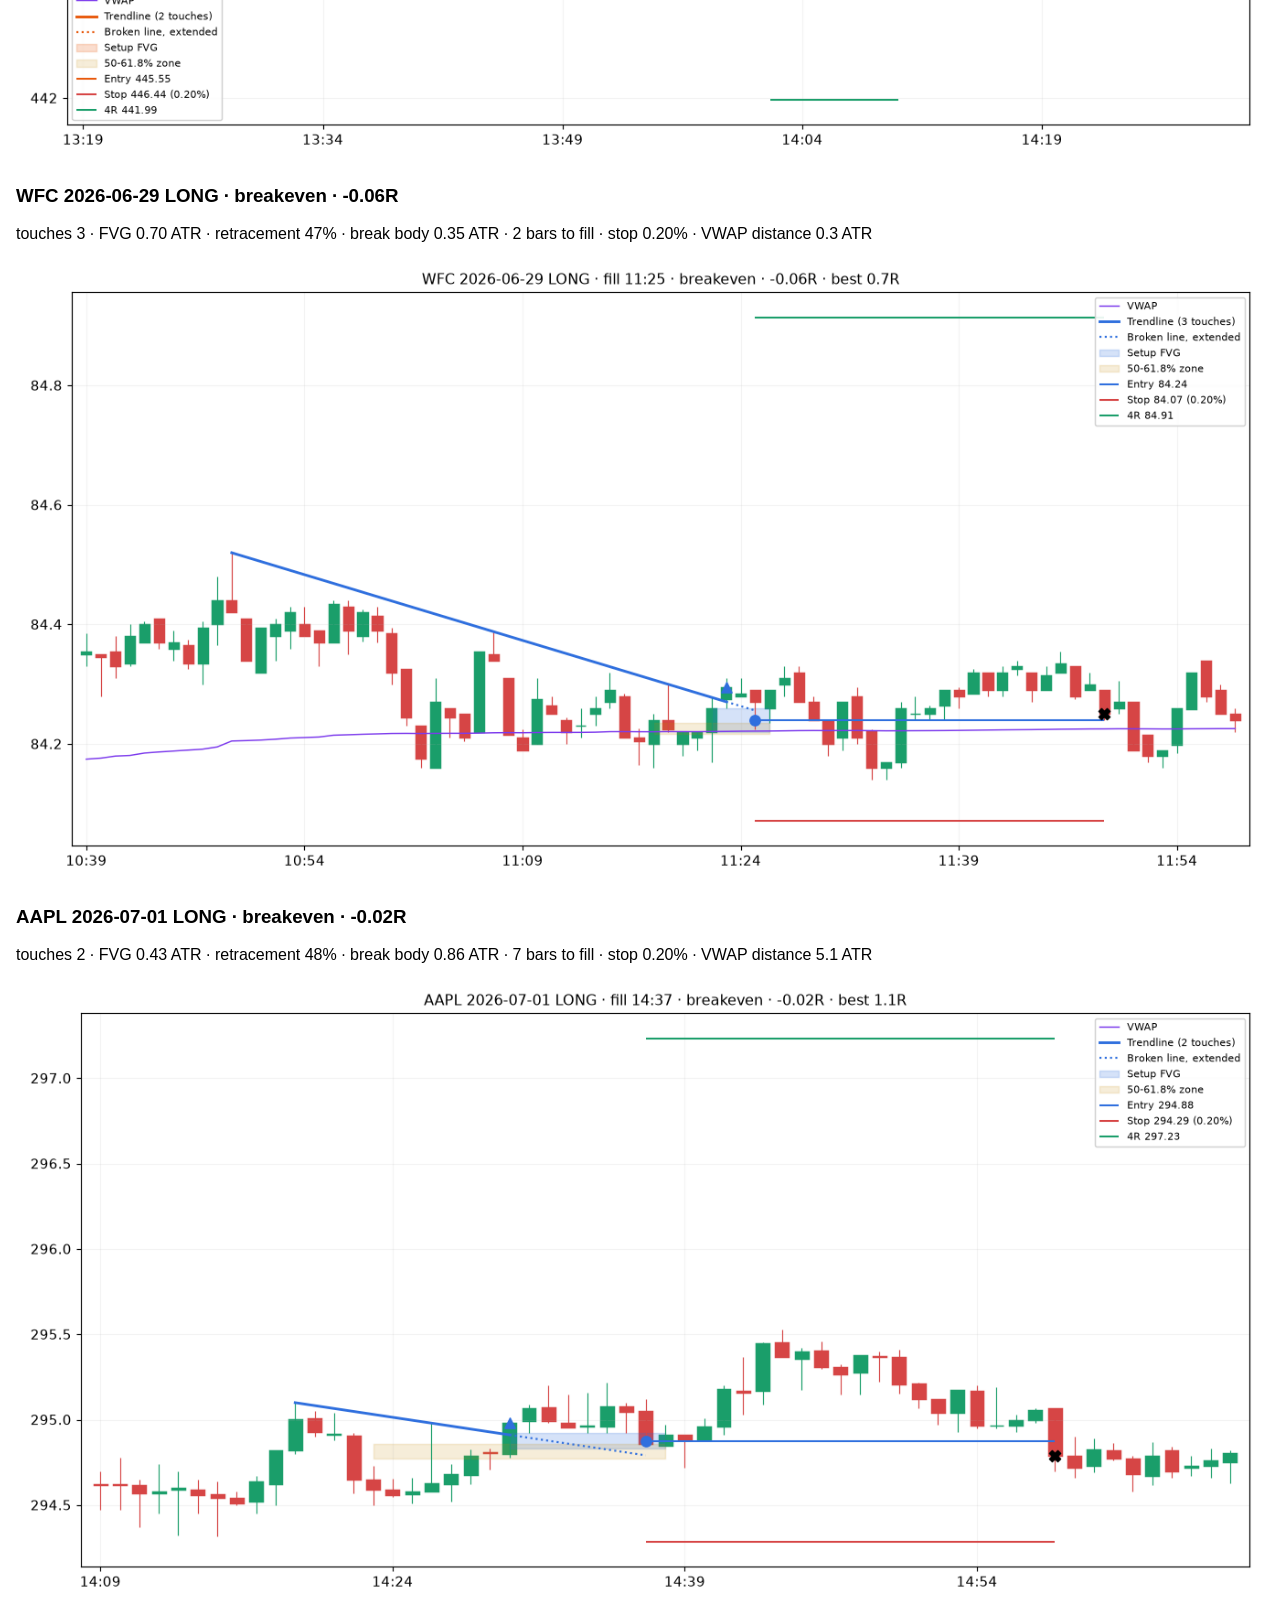
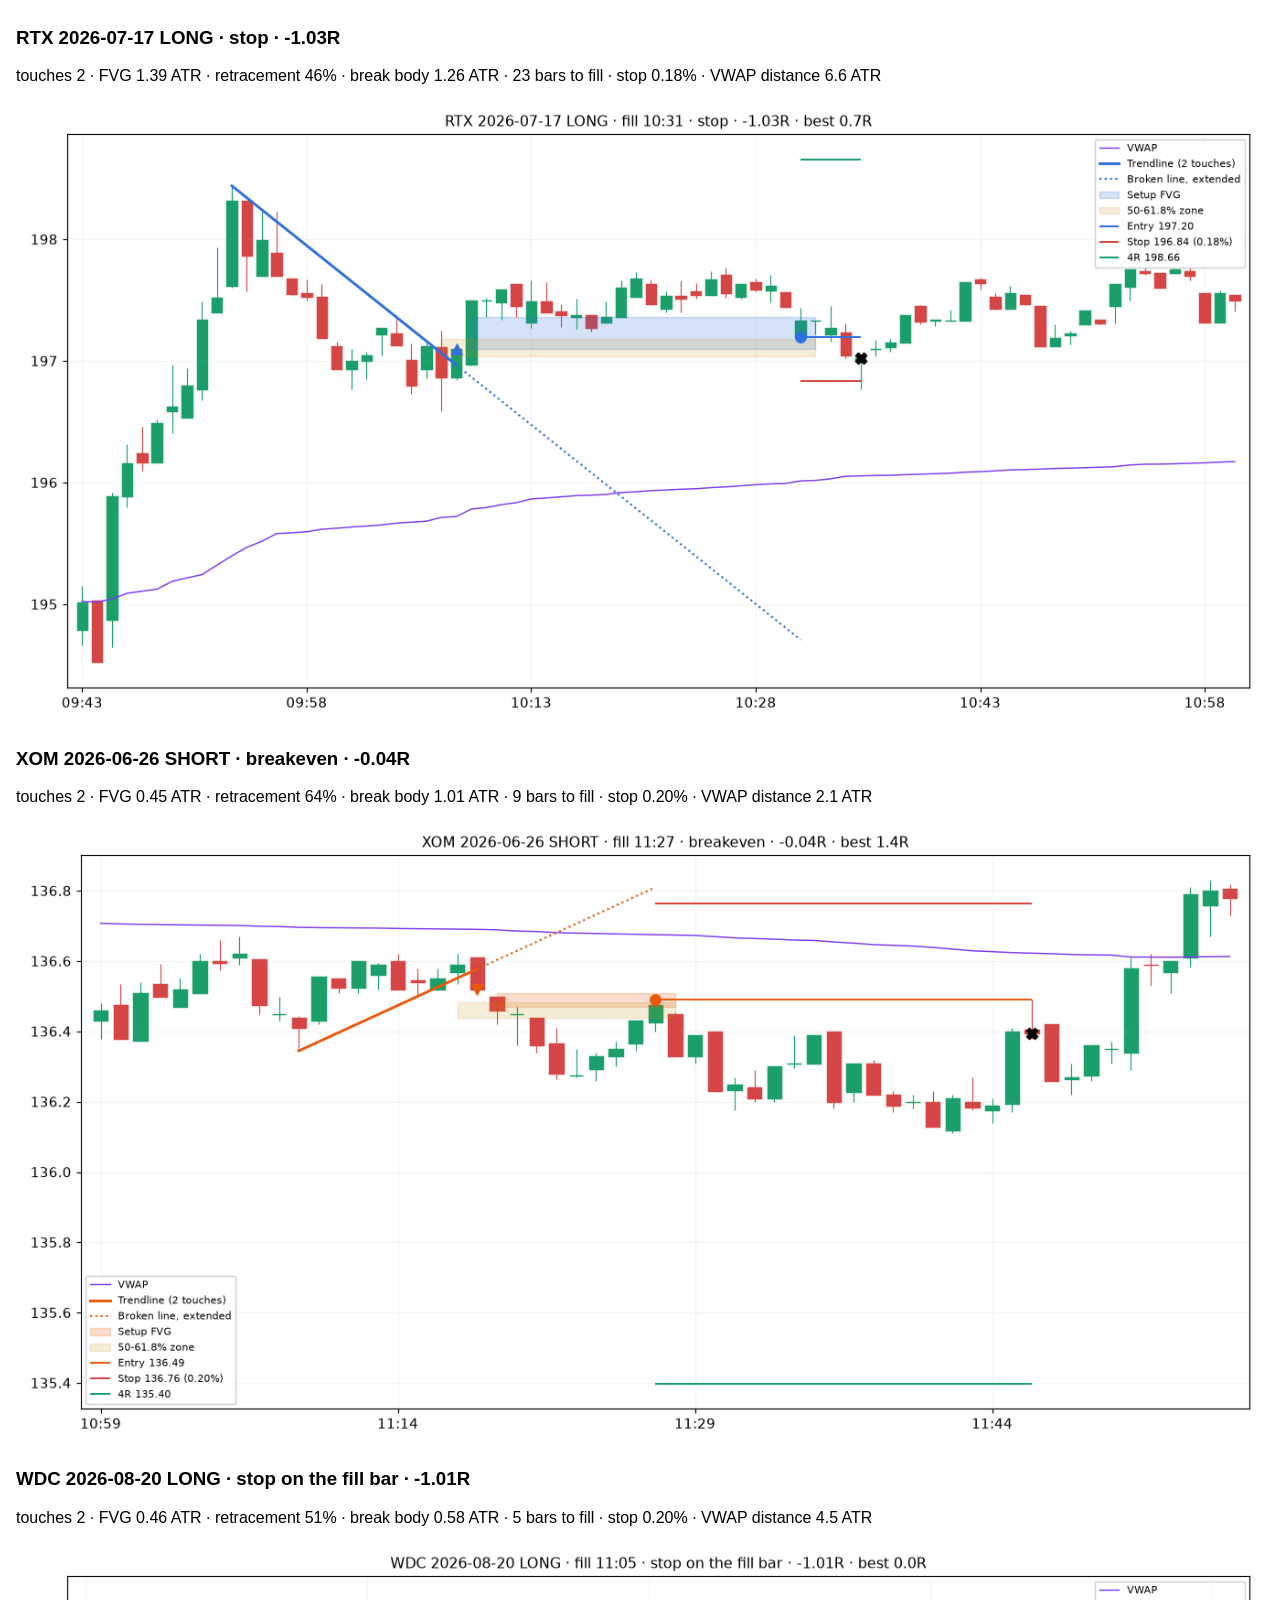
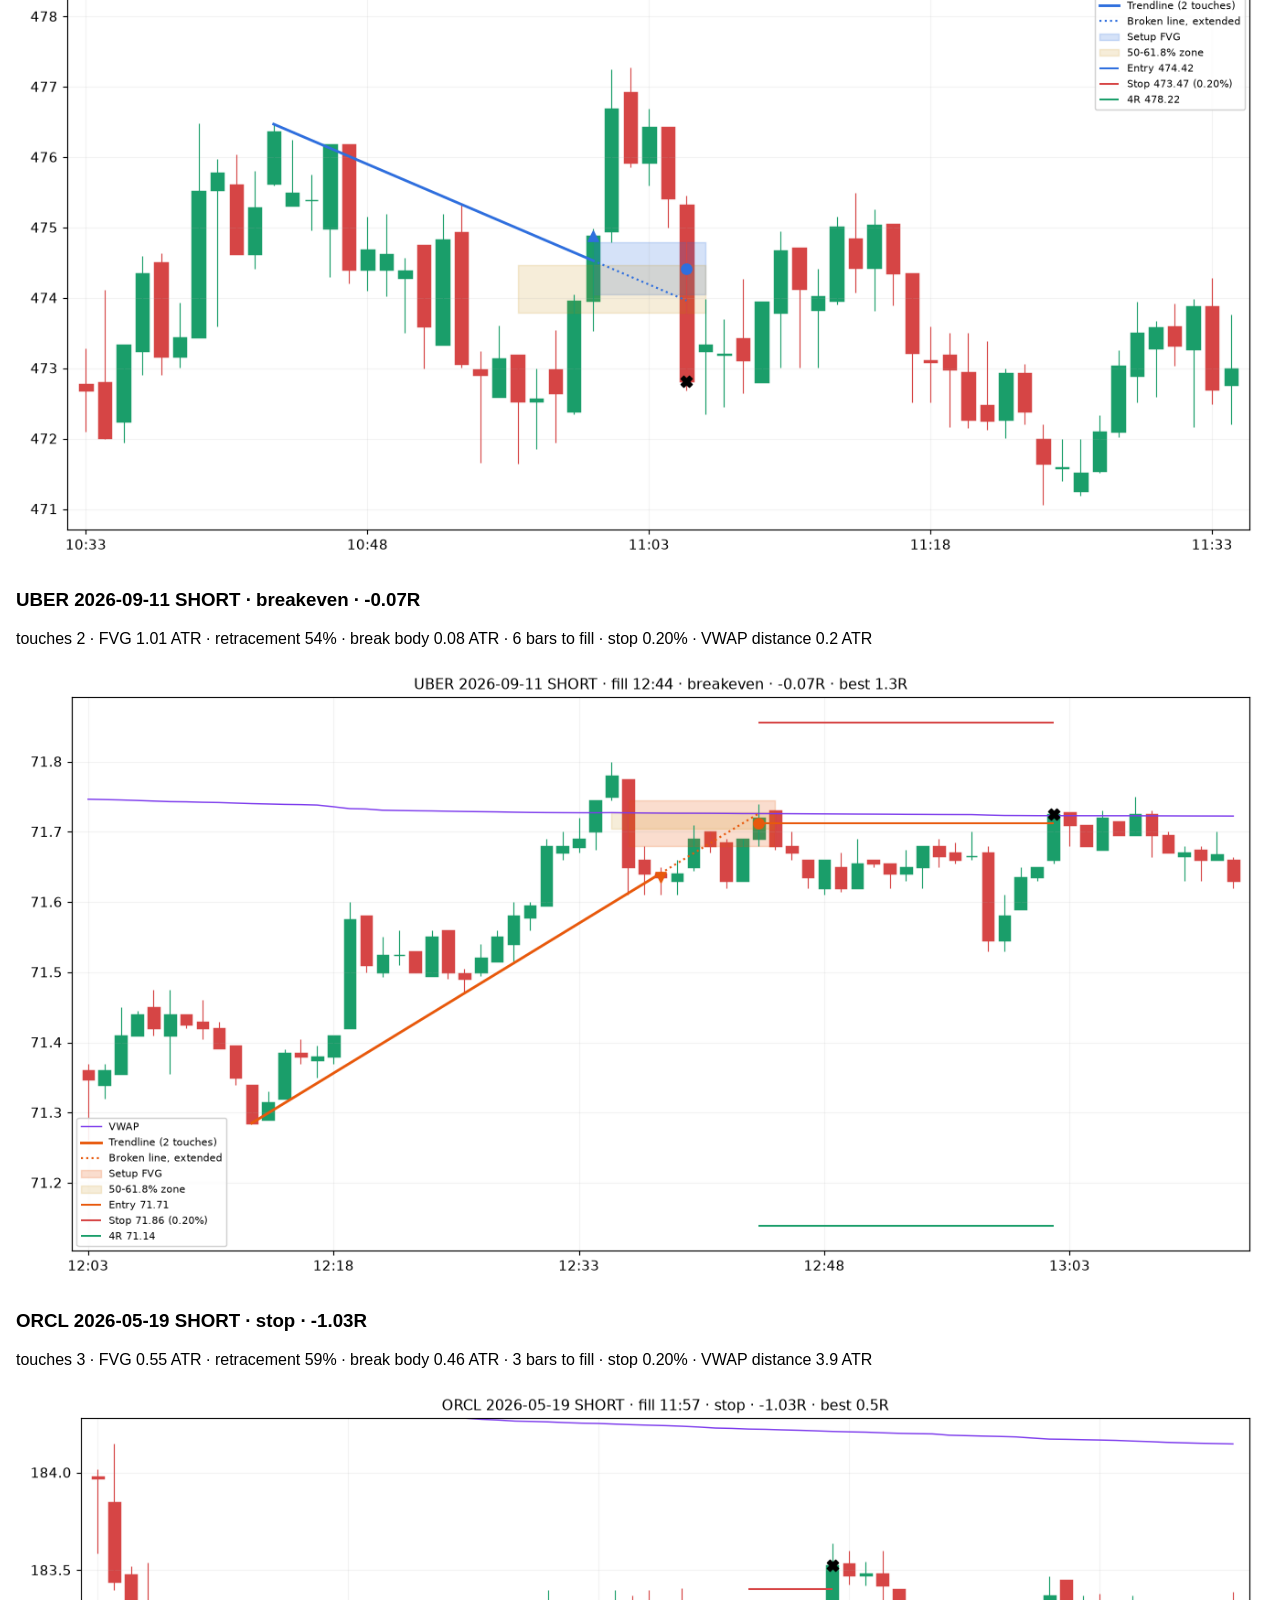
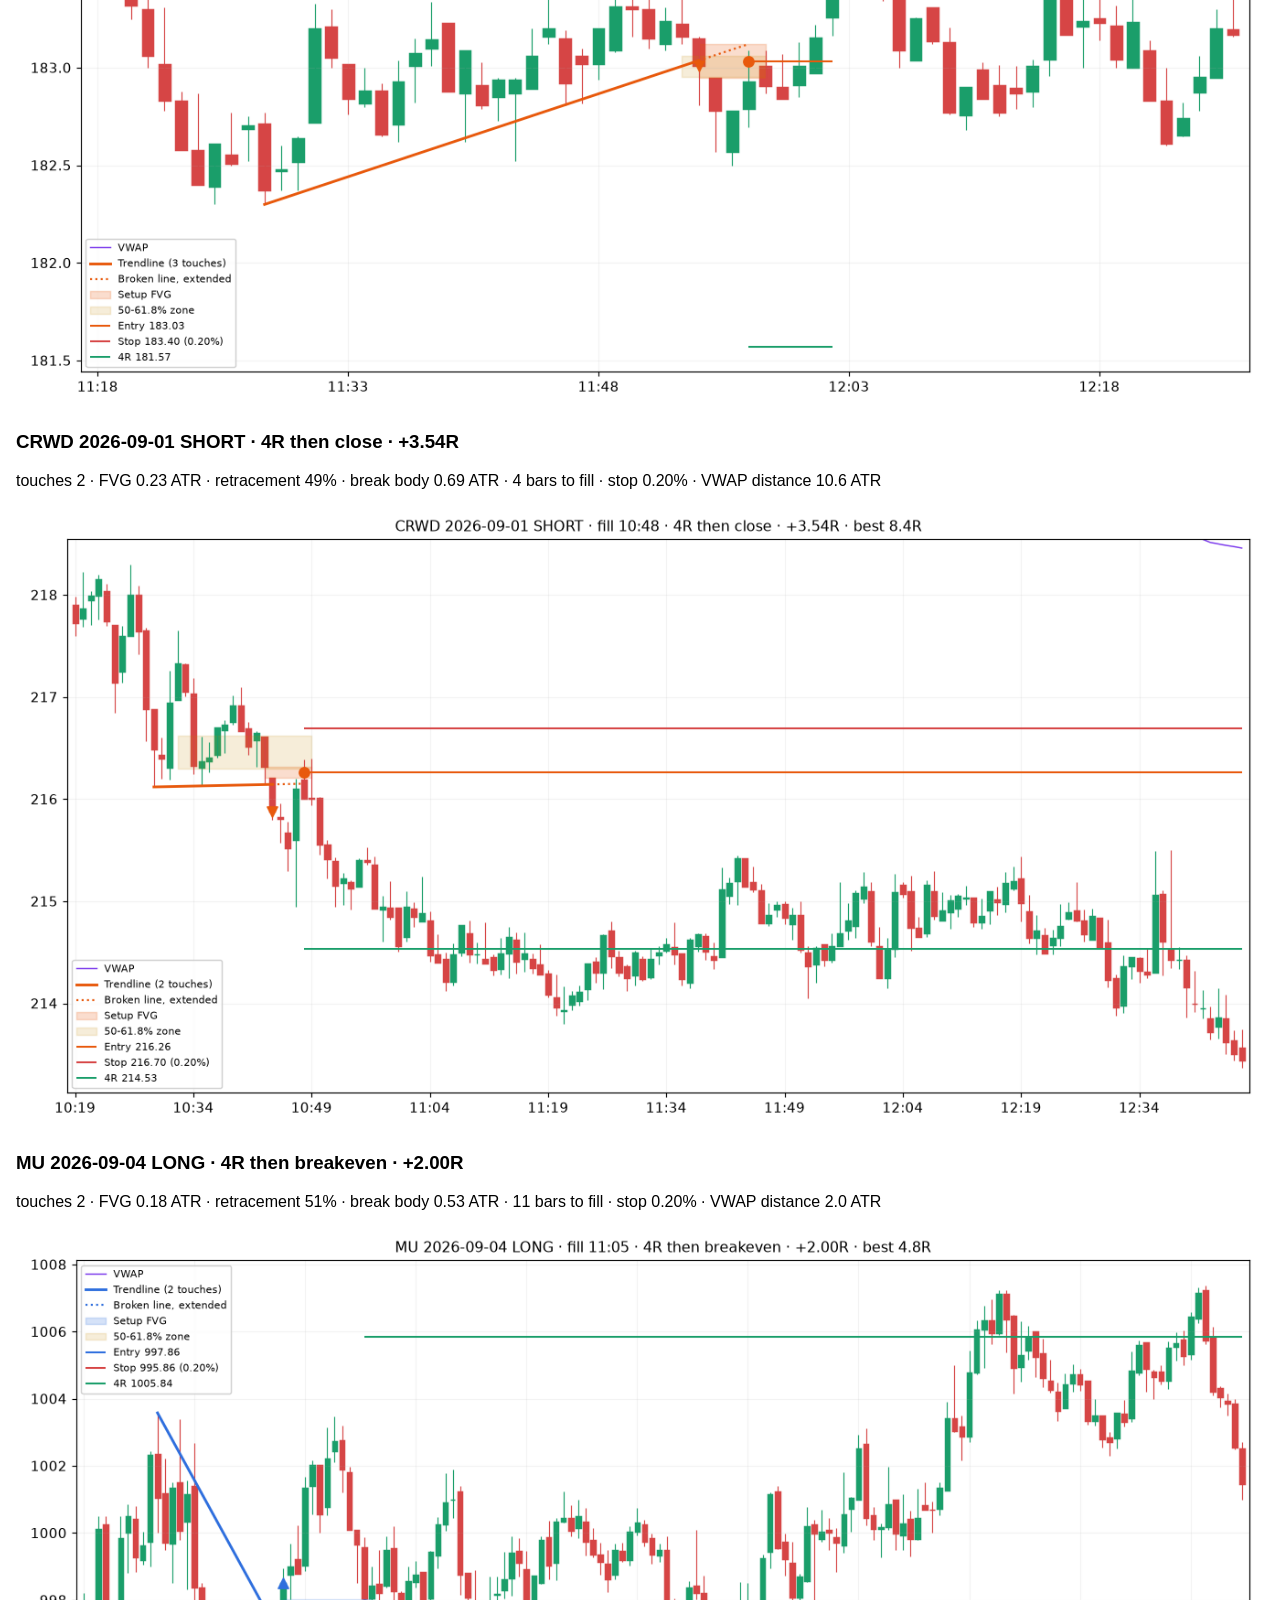
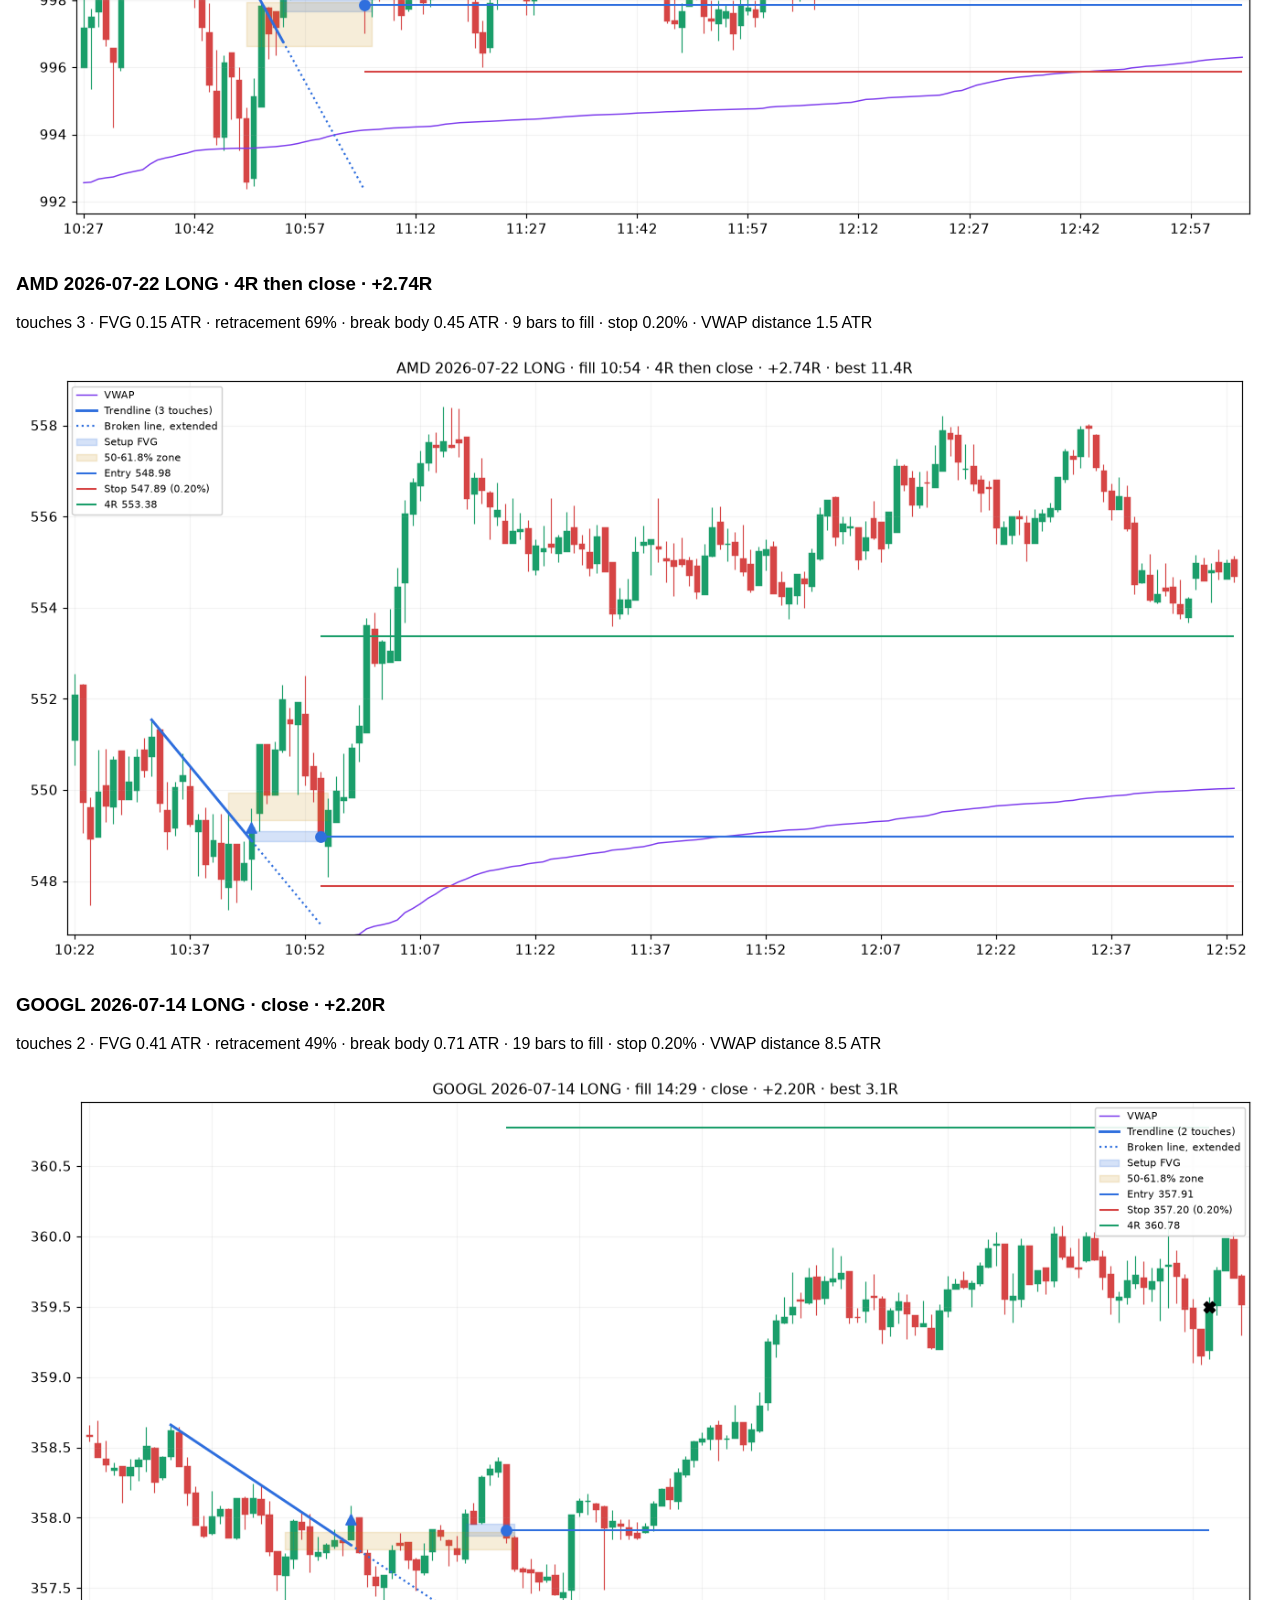
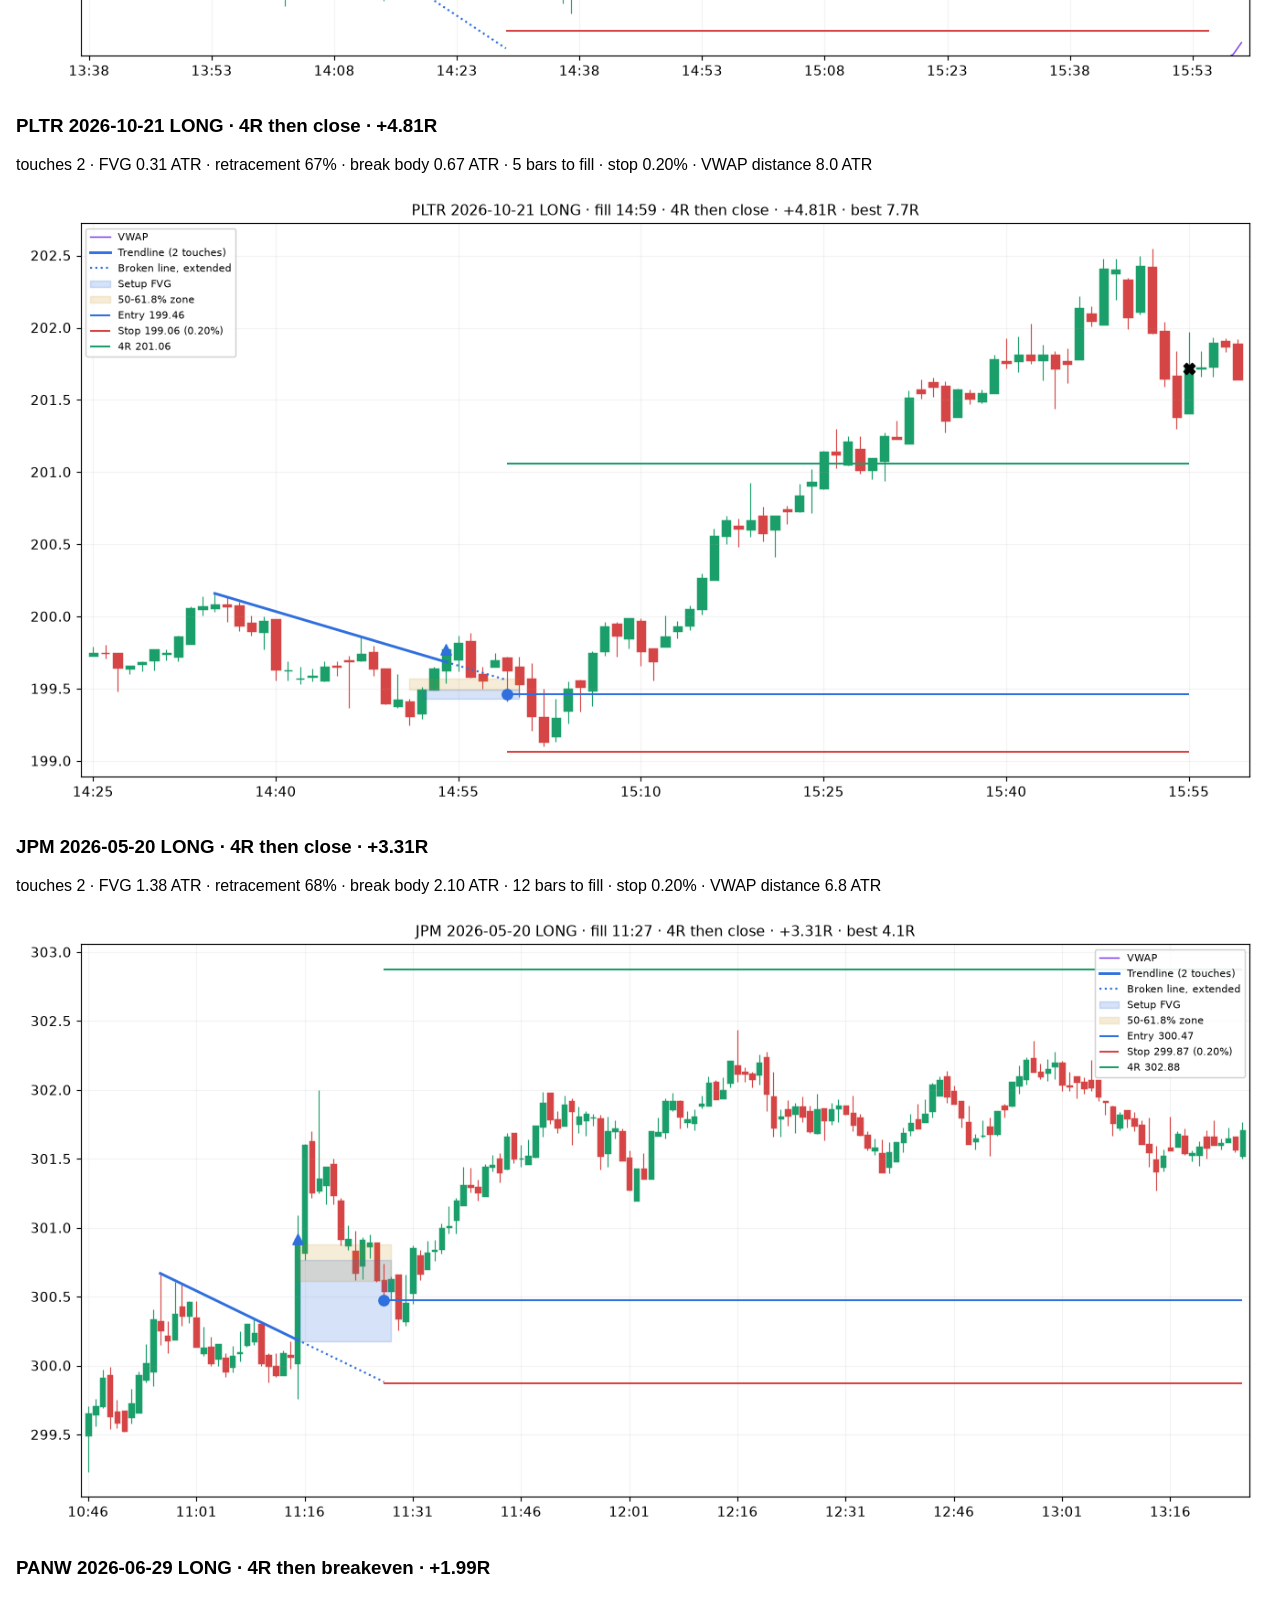
<file: site/tl_charts/index.html>
<!doctype html><meta charset='utf-8'><meta name='viewport' content='width=device-width'><title>Trendline-break trade charts</title><body style='font-family:sans-serif;max-width:1500px;margin:auto;padding:16px'><h1>Trendline-break model: sample losers and winners (core run)</h1><h3>KLAC 2026-07-20 SHORT · stop · -1.02R</h3><p>touches 2 · FVG 0.26 ATR · retracement 67% · break body 0.19 ATR · 29 bars to fill · stop 0.20% · VWAP distance 10.4 ATR</p><img src='KLAC_2026-07-20_SHORT_1352.png' style='max-width:100%'><h3>ARM 2026-10-01 SHORT · stop · -1.02R</h3><p>touches 2 · FVG 0.40 ATR · retracement 57% · break body 0.85 ATR · 13 bars to fill · stop 0.16% · VWAP distance 0.5 ATR</p><img src='ARM_2026-10-01_SHORT_1120.png' style='max-width:100%'><h3>MRVL 2026-07-23 SHORT · stop on the fill bar · -1.02R</h3><p>touches 2 · FVG 0.27 ATR · retracement 51% · break body 0.43 ATR · 11 bars to fill · stop 0.20% · VWAP distance 5.2 ATR</p><img src='MRVL_2026-07-23_SHORT_1120.png' style='max-width:100%'><h3>BA 2026-09-18 SHORT · breakeven · -0.03R</h3><p>touches 2 · FVG 0.98 ATR · retracement 51% · break body 0.46 ATR · 9 bars to fill · stop 0.20% · VWAP distance 2.1 ATR</p><img src='BA_2026-09-18_SHORT_1051.png' style='max-width:100%'><h3>ABBV 2026-09-04 SHORT · breakeven · -0.02R</h3><p>touches 2 · FVG 0.60 ATR · retracement 55% · break body 2.34 ATR · 20 bars to fill · stop 0.20% · VWAP distance 5.9 ATR</p><img src='ABBV_2026-09-04_SHORT_1337.png' style='max-width:100%'><h3>AMZN 2026-09-04 SHORT · breakeven · -0.02R</h3><p>touches 2 · FVG 0.57 ATR · retracement 62% · break body 0.44 ATR · 8 bars to fill · stop 0.20% · VWAP distance 2.2 ATR</p><img src='AMZN_2026-09-04_SHORT_1306.png' style='max-width:100%'><h3>META 2026-09-28 SHORT · stop · -1.01R</h3><p>touches 2 · FVG 0.89 ATR · retracement 64% · break body 1.22 ATR · 24 bars to fill · stop 0.20% · VWAP distance 4.6 ATR</p><img src='META_2026-09-28_SHORT_1204.png' style='max-width:100%'><h3>TMUS 2026-10-02 LONG · breakeven · -0.03R</h3><p>touches 2 · FVG 0.67 ATR · retracement 47% · break body 1.50 ATR · 3 bars to fill · stop 0.20% · VWAP distance 6.8 ATR</p><img src='TMUS_2026-10-02_LONG_1030.png' style='max-width:100%'><h3>TSM 2026-07-01 SHORT · stop · -1.01R</h3><p>touches 2 · FVG 0.32 ATR · retracement 62% · break body 0.92 ATR · 5 bars to fill · stop 0.20% · VWAP distance 15.0 ATR</p><img src='TSM_2026-07-01_SHORT_1402.png' style='max-width:100%'><h3>WFC 2026-06-29 LONG · breakeven · -0.06R</h3><p>touches 3 · FVG 0.70 ATR · retracement 47% · break body 0.35 ATR · 2 bars to fill · stop 0.20% · VWAP distance 0.3 ATR</p><img src='WFC_2026-06-29_LONG_1125.png' style='max-width:100%'><h3>AAPL 2026-07-01 LONG · breakeven · -0.02R</h3><p>touches 2 · FVG 0.43 ATR · retracement 48% · break body 0.86 ATR · 7 bars to fill · stop 0.20% · VWAP distance 5.1 ATR</p><img src='AAPL_2026-07-01_LONG_1437.png' style='max-width:100%'><h3>RTX 2026-07-17 LONG · stop · -1.03R</h3><p>touches 2 · FVG 1.39 ATR · retracement 46% · break body 1.26 ATR · 23 bars to fill · stop 0.18% · VWAP distance 6.6 ATR</p><img src='RTX_2026-07-17_LONG_1031.png' style='max-width:100%'><h3>XOM 2026-06-26 SHORT · breakeven · -0.04R</h3><p>touches 2 · FVG 0.45 ATR · retracement 64% · break body 1.01 ATR · 9 bars to fill · stop 0.20% · VWAP distance 2.1 ATR</p><img src='XOM_2026-06-26_SHORT_1127.png' style='max-width:100%'><h3>WDC 2026-08-20 LONG · stop on the fill bar · -1.01R</h3><p>touches 2 · FVG 0.46 ATR · retracement 51% · break body 0.58 ATR · 5 bars to fill · stop 0.20% · VWAP distance 4.5 ATR</p><img src='WDC_2026-08-20_LONG_1105.png' style='max-width:100%'><h3>UBER 2026-09-11 SHORT · breakeven · -0.07R</h3><p>touches 2 · FVG 1.01 ATR · retracement 54% · break body 0.08 ATR · 6 bars to fill · stop 0.20% · VWAP distance 0.2 ATR</p><img src='UBER_2026-09-11_SHORT_1244.png' style='max-width:100%'><h3>ORCL 2026-05-19 SHORT · stop · -1.03R</h3><p>touches 3 · FVG 0.55 ATR · retracement 59% · break body 0.46 ATR · 3 bars to fill · stop 0.20% · VWAP distance 3.9 ATR</p><img src='ORCL_2026-05-19_SHORT_1157.png' style='max-width:100%'><h3>CRWD 2026-09-01 SHORT · 4R then close · +3.54R</h3><p>touches 2 · FVG 0.23 ATR · retracement 49% · break body 0.69 ATR · 4 bars to fill · stop 0.20% · VWAP distance 10.6 ATR</p><img src='CRWD_2026-09-01_SHORT_1048.png' style='max-width:100%'><h3>MU 2026-09-04 LONG · 4R then breakeven · +2.00R</h3><p>touches 2 · FVG 0.18 ATR · retracement 51% · break body 0.53 ATR · 11 bars to fill · stop 0.20% · VWAP distance 2.0 ATR</p><img src='MU_2026-09-04_LONG_1105.png' style='max-width:100%'><h3>AMD 2026-07-22 LONG · 4R then close · +2.74R</h3><p>touches 3 · FVG 0.15 ATR · retracement 69% · break body 0.45 ATR · 9 bars to fill · stop 0.20% · VWAP distance 1.5 ATR</p><img src='AMD_2026-07-22_LONG_1054.png' style='max-width:100%'><h3>GOOGL 2026-07-14 LONG · close · +2.20R</h3><p>touches 2 · FVG 0.41 ATR · retracement 49% · break body 0.71 ATR · 19 bars to fill · stop 0.20% · VWAP distance 8.5 ATR</p><img src='GOOGL_2026-07-14_LONG_1429.png' style='max-width:100%'><h3>PLTR 2026-10-21 LONG · 4R then close · +4.81R</h3><p>touches 2 · FVG 0.31 ATR · retracement 67% · break body 0.67 ATR · 5 bars to fill · stop 0.20% · VWAP distance 8.0 ATR</p><img src='PLTR_2026-10-21_LONG_1459.png' style='max-width:100%'><h3>JPM 2026-05-20 LONG · 4R then close · +3.31R</h3><p>touches 2 · FVG 1.38 ATR · retracement 68% · break body 2.10 ATR · 12 bars to fill · stop 0.20% · VWAP distance 6.8 ATR</p><img src='JPM_2026-05-20_LONG_1127.png' style='max-width:100%'><h3>PANW 2026-06-29 LONG · 4R then breakeven · +1.99R</h3><p>touches 2 · FVG 0.22 ATR · retracement 58% · break body 0.62 ATR · 25 bars to fill · stop 0.20% · VWAP distance 6.4 ATR</p><img src='PANW_2026-06-29_LONG_1114.png' style='max-width:100%'><h3>RTX 2026-08-20 SHORT · 4R then close · +3.93R</h3><p>touches 2 · FVG 0.65 ATR · retracement 50% · break body 0.65 ATR · 22 bars to fill · stop 0.20% · VWAP distance 25.3 ATR</p><img src='RTX_2026-08-20_SHORT_1409.png' style='max-width:100%'>
</file>
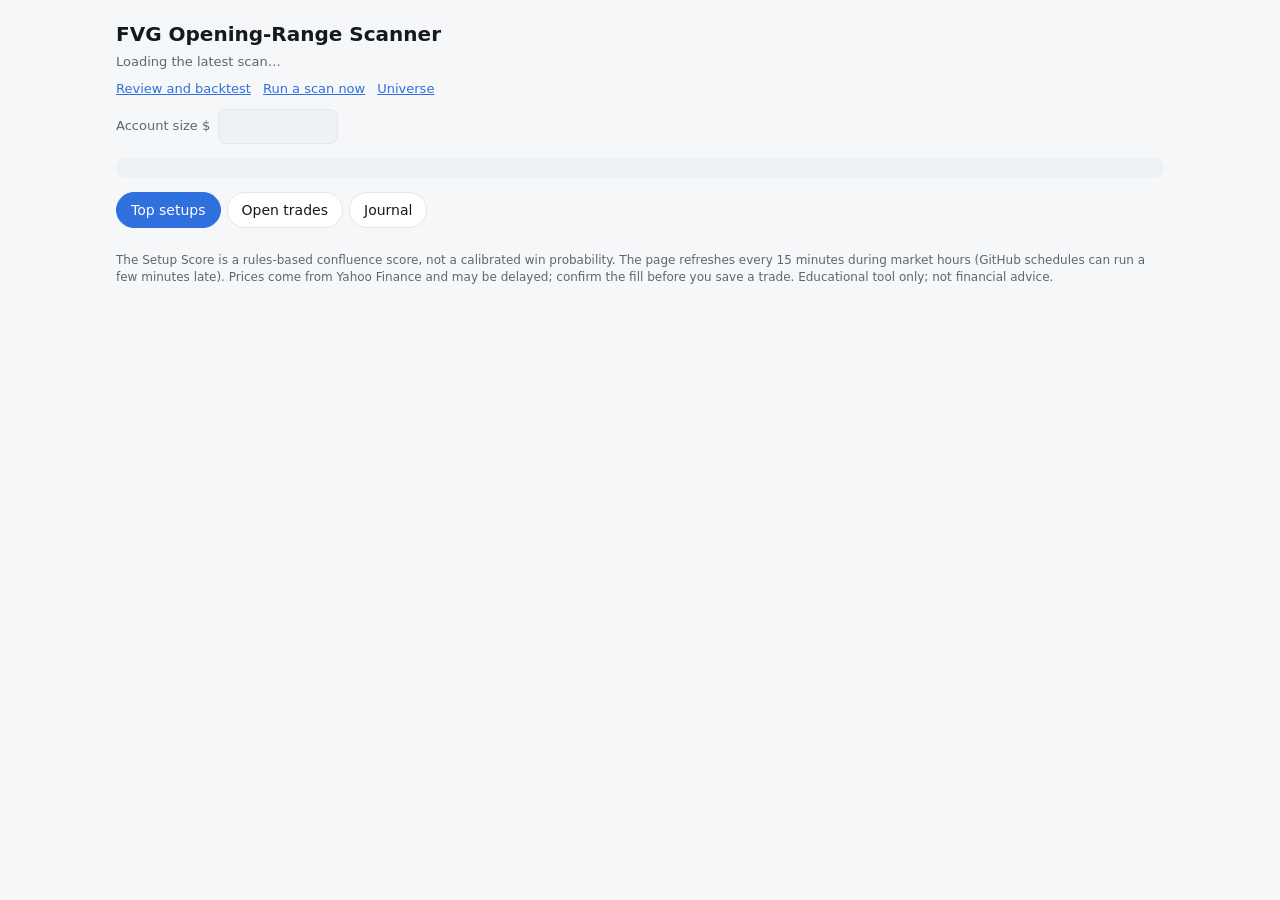
<file: dashboard_template.html>
<!doctype html>
<html lang="en"><head><meta charset="utf-8"><meta name="viewport" content="width=device-width,initial-scale=1">
<title>FVG Scanner</title><link rel="stylesheet" href="style.css"><script>window.CFG = __CFG__;</script><script src="store.js"></script>
</head><body><div class="wrap">
<h1>FVG Opening-Range Scanner</h1>
<div class="sub" id="sub">Loading the latest scan…</div>
<div class="toplinks"><a href="review.html">Review and backtest</a><a href="#" id="runNow">Run a scan now</a><a href="universe.html">Universe</a></div>
<div class="settings">Account size $<input id="acct" type="number" min="0" step="100" style="width:120px">
<span class="hint" id="sizeHint"></span></div>
<div id="tokenPanel"></div>
<div id="banner" class="banner"></div>
<nav><button data-tab="setups" class="on">Top setups</button><button data-tab="open">Open trades</button>
<button data-tab="journal">Journal</button></nav>
<section id="tab-setups"></section>
<section id="tab-open" hidden></section>
<section id="tab-journal" hidden></section>
<div class="foot">The Setup Score is a rules-based confluence score, not a calibrated win probability. The page refreshes
every 15 minutes during market hours (GitHub schedules can run a few minutes late). Prices come from Yahoo Finance and may be
delayed; confirm the fill before you save a trade. Educational tool only; not financial advice.</div>
</div>

<dialog id="dlg"><form method="dialog">
<h3 id="dlgTitle"></h3><div class="hint" id="dlgSub"></div>
<label>Fill price <span id="pxHint" class="hint"></span></label><input id="fPrice" type="number" step="0.0001" required>
<div id="openFields"><label id="sharesLbl">Shares</label><input id="fShares" type="number" step="1" min="0"></div>
<div id="closeFields"><label>Exit reason</label><select id="fReason">
<option>Target 1</option><option>Target 2</option><option>Stop</option><option>Breakeven stop</option>
<option>Manual / discretionary</option><option>Time stop</option></select></div>
<label>Comment (optional)</label><textarea id="fComment" rows="2"></textarea>
<div class="actions"><button class="btn" value="ok">Confirm</button><button class="btn ghost" value="cancel" formnovalidate>Cancel</button></div>
</form></dialog>

<script>
const $ = s => document.querySelector(s);
let S = null, T = [], ctx = null;
const f2 = v => v == null || v === "" || isNaN(v) ? "—" : Number(v).toLocaleString(undefined, {minimumFractionDigits: 2, maximumFractionDigits: 2});
const fr = v => v == null || isNaN(v) ? "—" : `<span class="${v > 0 ? "pos" : v < 0 ? "neg" : ""}">${v > 0 ? "+" : ""}${Number(v).toFixed(2)}R</span>`;
const esc = s => String(s ?? "").replace(/[&<>"]/g, c => ({"&": "&amp;", "<": "&lt;", ">": "&gt;", '"': "&quot;"}[c]));
const acct = () => Number(Store.ls.get("acct") || 0);
const SIZING = __SIZING__;
/* Units (shares or contracts) for a plan of legs [{price, weight}] with one stop:
   the smaller of (account x RISK%) / risk and (account x MAXPOS%) / position value. */
function sizePlan(legs, stop, mult, side) {
  const a = acct(); if (!a) return null;
  const RISK = SIZING[side].risk_pct, MAXPOS = SIZING[side].max_position_pct;
  const riskPerUnit = legs.reduce((s, l) => s + l.weight * Math.abs(l.price - stop), 0) * mult;
  const valuePerUnit = legs.reduce((s, l) => s + l.weight * l.price, 0) * mult;
  if (!(riskPerUnit > 0)) return null;
  const byRisk = a * RISK / 100 / riskPerUnit, byCap = a * MAXPOS / 100 / valuePerUnit;
  const n = Math.floor(Math.min(byRisk, byCap));
  const split = legs.map(l => Math.floor(n * l.weight));
  split[split.length - 1] += n - split.reduce((x, y) => x + y, 0);   // remainder to the deepest leg
  return {total: n, capped: byCap < byRisk, legs: split,
          risk$: n * riskPerUnit, value$: n * valuePerUnit};
}
const KIND = {fvg_edge: "Gap edge", blend: "Blend", ote_mid: "OTE (current)", fvg_ce: "Gap middle", ote_62: "OTE 62%"};
const rOf = (t, px) => { const risk = Math.abs(t.entry_price - t.stop); if (!risk || px == null) return null;
  return (t.side === "LONG" ? px - t.entry_price : t.entry_price - px) / risk; };

document.querySelectorAll("nav button").forEach(b => b.onclick = () => {
  document.querySelectorAll("nav button").forEach(x => x.classList.toggle("on", x === b));
  document.querySelectorAll("section").forEach(s => s.hidden = s.id !== "tab-" + b.dataset.tab);
});

function chart(s) {
  const bars = s.bars || [], n = bars.length; if (!n) return "";
  const W = 640, Hh = 280, padL = 8, padR = 92, padT = 10, padB = 18, lv = s.levels || {};
  const core = [s.entry, s.stop, s.t1, s.fvg_lo, s.fvg_hi, s.ote_lo, s.ote_hi];
  let lo = Math.min(...bars.map(b => b[2]), ...core), hi = Math.max(...bars.map(b => b[1]), ...core);
  const span = hi - lo; lo -= span * .04; hi += span * .04;
  ["PDH", "PDL", "ORH", "ORL", "PMH", "PML"].forEach(k => { const v = lv[k];
    if (v != null && v >= lo - span * .15 && v <= hi + span * .15) { lo = Math.min(lo, v); hi = Math.max(hi, v); } });
  if (s.t2 >= lo - span * .2 && s.t2 <= hi + span * .2) { lo = Math.min(lo, s.t2); hi = Math.max(hi, s.t2); }
  const pw = W - padL - padR, ph = Hh - padT - padB;
  const X = i => padL + (i + .5) * pw / n, Y = v => padT + (hi - v) / (hi - lo) * ph, bw = Math.max(1.5, pw / n * .6);
  const p = [`<svg viewBox="0 0 ${W} ${Hh}" class="chart" role="img" aria-label="${s.ticker} 5-minute chart with setup levels">`];
  const x0 = X(s.fvg_idx - 1) - bw / 2, xs = X(s.sweep_idx) - bw / 2;
  p.push(`<rect x="${x0}" y="${Y(s.fvg_hi)}" width="${padL + pw - x0}" height="${Math.max(1, Y(s.fvg_lo) - Y(s.fvg_hi))}" class="z-fvg"/>`);
  p.push(`<rect x="${xs}" y="${Y(s.ote_hi)}" width="${padL + pw - xs}" height="${Math.max(1, Y(s.ote_lo) - Y(s.ote_hi))}" class="z-ote"/>`);
  bars.forEach(([o, h, l, c], i) => { const cls = c >= o ? "up" : "dn", x = X(i), t = Y(Math.max(o, c)), b = Y(Math.min(o, c));
    p.push(`<line x1="${x}" x2="${x}" y1="${Y(h)}" y2="${Y(l)}" class="w-${cls}"/><rect x="${x - bw / 2}" y="${t}" width="${bw}" height="${Math.max(1, b - t)}" class="b-${cls}"/>`); });
  const orBars = bars.filter(b => b[4] < 600).length;
  if (orBars > 0 && orBars < n) { const xo = padL + orBars * pw / n;
    p.push(`<line x1="${xo}" x2="${xo}" y1="${padT}" y2="${padT + ph}" class="l-or-end"/><text x="${xo + 3}" y="${padT + ph + 13}" class="ax">10:00</text>`); }
  const lines = [["Entry", s.entry, "l-entry"], ["Stop", s.stop, "l-stop"], ["T1", s.t1, "l-tgt"], ["T2", s.t2, "l-tgt"],
    ["EQ 50%", s.eq, "l-eq"], ["OTE 70.5", s.ote_mid, "l-ote"], ["ORH", lv.ORH, "l-or"], ["ORL", lv.ORL, "l-or"],
    ["PDH", lv.PDH, "l-pd"], ["PDL", lv.PDL, "l-pd"], ["PMH", lv.PMH, "l-pm"], ["PML", lv.PML, "l-pm"]]
    .filter(r => r[1] != null && r[1] >= lo && r[1] <= hi).sort((a, b) => Y(a[1]) - Y(b[1]));
  let lastY = -99;
  lines.forEach(([nm, v, cl]) => { const y = Y(v), ly = Math.max(y + 3.5, lastY + 11); lastY = ly;
    p.push(`<line x1="${padL}" x2="${padL + pw}" y1="${y}" y2="${y}" class="${cl}"/><text x="${padL + pw + 4}" y="${ly}" class="lbl ${cl}-t">${nm} ${f2(v)}</text>`); });
  p.push("</svg>"); return p.join("");
}

function card(s, i) {
  const prox = s.proximity >= .999 ? "At / inside entry zone" : `${s.dist_pct.toFixed(2)}% from entry`, lv = s.levels;
  const taken = T.some(t => t.key === s.key && t.exit_price == null);
  const rows = [["Prior-day high (PDH)", lv.PDH], ["Prior-day low (PDL)", lv.PDL], ["Pre-market / overnight high (PMH)", lv.PMH],
    ["Pre-market / overnight low (PML)", lv.PML], ["Opening-range high (ORH)", lv.ORH], ["Opening-range low (ORL)", lv.ORL],
    ["Sweep extreme", s.extreme], ["Swing extreme", s.swing], ["MSS level", s.mss], ["FVG high", s.fvg_hi], ["FVG CE", s.ce],
    ["FVG low", s.fvg_lo], ["Equilibrium", s.eq], ["OTE 62%", s.ote_a], ["OTE 70.5%", s.ote_mid], ["OTE 79%", s.ote_b]]
    .map(([k, v]) => `<tr><td>${k}</td><td>${f2(v)}</td></tr>`).join("");
  return `<div class="card"><div class="head"><span class="rank">#${i + 1}</span><span class="tk">${esc(s.ticker)}</span>
  <span class="side ${s.side}">${s.side}</span><span class="tag">${s.asset}</span><span class="tag">${s.status}</span><span class="tag">${prox}</span>
  <div class="score"><div><b>${s.score}</b> / 100 Setup Score</div><div class="meter"><i style="width:${s.score}%"></i></div></div></div>
  <div class="grid"><div class="k"><span>Last price</span><b>${f2(s.price)}</b></div><div class="k entry"><span>Ideal entry</span><b>${f2(s.entry)}</b></div>
  <div class="k stop"><span>Stop</span><b>${f2(s.stop)}</b></div><div class="k tgt"><span>Target 1</span><b>${f2(s.t1)}</b></div>
  <div class="k tgt"><span>Target 2</span><b>${f2(s.t2)}</b></div><div class="k"><span>R:R (T1 / T2)</span><b>${s.rr1.toFixed(1)} / ${s.rr2.toFixed(1)}</b></div>
  <div class="k"><span>Risk per ${s.mult > 1 ? "contract" : "share"}</span><b>${f2(Math.abs(s.entry - s.stop) * (s.mult || 1))}</b></div></div>
  ${ladderHtml(s)}
  ${chart(s)}<div class="notes">${s.notes.map(n => `<span class="tag">${esc(n)}</span>`).join("")}</div>
  <div class="actions"><button class="btn take ${s.side}" data-take="${esc(s.key)}">Take ${s.side.toLowerCase()} trade</button>
  ${taken ? '<span class="taken">You have an open trade on this setup</span>' : ""}</div>
  <details><summary>All levels</summary><table>${rows}</table></details></div>`;
}

function ladderHtml(s) {
  if (!s.ladder || !s.ladder.length) return "";
  const plan = sizePlan(s.ladder, s.stop, s.mult || 1, s.side), unit = (s.mult || 1) > 1 ? "contracts" : "shares";
  const MAXPOS = SIZING[s.side].max_position_pct;
  const rows = s.ladder.map((l, i) => `<tr><td>${KIND[l.kind] || l.kind}</td><td>${f2(l.price)}</td><td>${Math.round(l.weight * 100)}%</td>
    <td>${plan ? plan.legs[i] + " " + unit : "—"}</td></tr>`).join("");
  return `<div class="tbl"><table><tr><th>Scaled entry (test plan)</th><th>Limit price</th><th>Share of position</th><th>Size</th></tr>${rows}</table>
    <div class="hint">${plan ? `Total ${plan.total} ${unit}: about $${f2(plan.value$)} of the account (cap ${MAXPOS}%), $${f2(plan.risk$)} at risk if every leg fills${plan.capped ? "; limited by the " + MAXPOS + "% position cap" : ""}.` : "Enter your account size above to see the size of each leg."}
    One stop for every leg. Each leg you fill is recorded as its own trade.</div></div>`;
}

function render() {
  if (!S) return;
  $("#sizeHint").textContent = `Size suggestion: longs risk up to ${SIZING.LONG.risk_pct}% of the account (position capped at ${SIZING.LONG.max_position_pct}%); ` +
    `shorts risk up to ${SIZING.SHORT.risk_pct}% (capped at ${SIZING.SHORT.max_position_pct}%), full exit at T1, breakeven at +0.5R, 60-minute time stop.`;
  $("#sub").textContent = `Updated ${S.updated} · ${S.scanned} symbols · ${S.total} setups meet the plan · top ${S.top.length} shown · config v${S.config_version}`;
  const ageMin = (Date.now() - new Date(S.updated_iso).getTime()) / 60000;
  $("#banner").className = "banner" + (ageMin > 40 ? " warn" : "");
  $("#banner").textContent = ageMin > 40 ? `This scan is ${Math.round(ageMin)} minutes old (market closed, or the scheduled run is late).` :
    "Training mode: the scanner records every setup all day; the end-of-day replay drives the learning.";
  if (document.activeElement !== $("#acct")) $("#acct").value = acct() || "";
  const open = T.filter(t => t.exit_price == null), closed = T.filter(t => t.exit_price != null);
  document.querySelector('[data-tab="open"]').textContent = `Open trades (${open.length})`;
  document.querySelector('[data-tab="journal"]').textContent = `Journal (${closed.length})`;
  $("#tab-setups").innerHTML = S.top.length ? S.top.map(card).join("") :
    `<div class="card empty">No setups meet the plan right now${S.filtered ? ` (${S.filtered} weaker setups were filtered out and recorded)` : ""}. No trade is a valid outcome.</div>`;
  $("#tab-open").innerHTML = open.length ? `<div class="card tbl"><table><tr><th>Ticker</th><th>Side</th><th>Opened</th><th>Fill</th><th>Size</th><th>Stop</th>
    <th>T1</th><th>T2</th><th>Last</th><th>Open R</th><th>Score</th><th></th></tr>${open.map(t => { const px = S.prices[t.ticker]; const r = rOf(t, px);
      const long = t.side === "LONG", al = px == null ? "" : (long ? px <= t.stop : px >= t.stop) ? "At / beyond stop" :
        (long ? px >= t.t2 : px <= t.t2) ? "Target 2 reached" : (long ? px >= t.t1 : px <= t.t1) ? "Target 1 reached" : "";
      return `<tr><td><b>${esc(t.ticker)}</b></td><td>${t.side}</td><td>${esc(t.opened_at.slice(5, 16).replace("T", " "))}</td><td>${f2(t.entry_price)}</td>
      <td>${t.shares ?? "—"}</td><td>${f2(t.stop)}</td><td>${f2(t.t1)}</td><td>${f2(t.t2)}</td><td>${f2(px)}</td><td>${fr(r)}${al ? `<span class="alert">${al}</span>` : ""}</td>
      <td>${t.score}</td><td><button class="btn close sm" data-close="${t.id}">Close trade</button> <button class="btn ghost sm" data-del="${t.id}">Delete</button></td></tr>`; }).join("")}</table></div>`
    : '<div class="card empty">No open trades.</div>';
  const rs = closed.map(t => rOf(t, t.exit_price)).filter(x => x != null);
  $("#tab-journal").innerHTML = (rs.length ? `<div class="card"><div class="statgrid"><div class="k"><span>Closed trades</span><b>${rs.length}</b></div>
    <div class="k"><span>Win rate</span><b>${Math.round(rs.filter(x => x > 0).length / rs.length * 100)}%</b></div>
    <div class="k"><span>Average</span><b>${fr(rs.reduce((a, b) => a + b, 0) / rs.length)}</b></div>
    <div class="k"><span>Total</span><b>${fr(rs.reduce((a, b) => a + b, 0))}</b></div></div>
    <p class="hint">The full analysis, including every setup you did not take, is on the <a href="review.html">Review</a> page.</p></div>` : "") +
    (closed.length ? `<div class="card tbl"><table><tr><th>Ticker</th><th>Side</th><th>Opened</th><th>Closed</th><th>Fill</th><th>Exit</th><th>Reason</th><th>Result</th><th>P&amp;L</th><th>Score</th></tr>
    ${closed.slice().reverse().map(t => { const r = rOf(t, t.exit_price), pnl = t.shares ? (t.side === "LONG" ? t.exit_price - t.entry_price : t.entry_price - t.exit_price) * t.shares * (t.mult || 1) : null;
      return `<tr><td><b>${esc(t.ticker)}</b></td><td>${t.side}</td><td>${esc(t.opened_at.slice(5, 16).replace("T", " "))}</td><td>${esc((t.exit_at || "").slice(11, 16))}</td>
      <td>${f2(t.entry_price)}</td><td>${f2(t.exit_price)}</td><td>${esc(t.exit_reason)}</td><td>${fr(r)}</td><td>${pnl == null ? "—" : "$" + f2(pnl)}</td><td>${t.score}</td></tr>`; }).join("")}</table></div>`
    : '<div class="card empty">Closed trades will appear here.</div>');
}

async function refresh() {
  try { S = await (await fetch(`data/state.json?t=${Date.now()}`, {cache: "no-store"})).json(); } catch (e) { $("#sub").textContent = "No scan yet."; }
  try { T = await Store.load(); } catch (e) { $("#banner").textContent = e.message; }
  render();
}

const nowIso = () => new Date().toISOString();
async function openDialog(kind, obj) {
  ctx = {kind, obj};
  const long = obj.side === "LONG", tk = obj.ticker, mult = obj.mult || 1;
  $("#dlgTitle").textContent = `${kind === "open" ? "Take" : "Close"} ${obj.side.toLowerCase()}: ${tk}`;
  $("#dlgSub").textContent = kind === "open" ? `Plan: entry ${f2(obj.entry)} · stop ${f2(obj.stop)} · T1 ${f2(obj.t1)} · T2 ${f2(obj.t2)}`
    : `Filled ${f2(obj.entry_price)} · stop ${f2(obj.stop)} · T1 ${f2(obj.t1)} · T2 ${f2(obj.t2)}`;
  $("#openFields").hidden = kind !== "open"; $("#closeFields").hidden = kind !== "close"; $("#fComment").value = "";
  const last = S.prices[tk] ?? obj.price;
  $("#fPrice").value = last != null ? Number(last).toFixed(2) : ""; $("#pxHint").textContent = "(fetching live price…)";
  if (kind === "open") { const risk = Math.abs(obj.entry - obj.stop);
    const plan = sizePlan([{price: obj.entry, weight: 1}], obj.stop, mult, obj.side);
    $("#fShares").value = plan ? plan.total : "";
    $("#sharesLbl").textContent = mult > 1 ? `Contracts ($${mult.toLocaleString()} per point)` : "Shares"; }
  $("#dlg").showModal();
  const q = await Store.quote(tk);
  if (q) { $("#fPrice").value = q.toFixed(2); $("#pxHint").textContent = "(live price captured; edit if your fill differs)"; }
  else $("#pxHint").textContent = "(last scanned price; edit to your actual fill)";
  if (kind === "close") { const p = +$("#fPrice").value, hit = l => long ? p >= l : p <= l;
    $("#fReason").value = hit(obj.t2) ? "Target 2" : hit(obj.t1) ? "Target 1" : (long ? p <= obj.stop : p >= obj.stop) ? "Stop" : "Manual / discretionary"; }
}

$("#dlg").addEventListener("close", async () => {
  if ($("#dlg").returnValue !== "ok" || !ctx) { ctx = null; return; }
  const c = ctx; ctx = null;
  const price = parseFloat($("#fPrice").value), comment = $("#fComment").value;
  $("#banner").textContent = "Saving…";
  try {
    if (c.kind === "open") {
      const s = c.obj;
      await Store.update(tr => tr.push({id: Date.now(), key: s.key, ticker: s.ticker, side: s.side, asset: s.asset, mult: s.mult || 1,
        opened_at: nowIso(), entry_price: price, shares: $("#fShares").value ? +$("#fShares").value : null, planned_entry: s.entry,
        stop: s.stop, t1: s.t1, t2: s.t2, score: s.score, comment_open: comment,
        setup: {status: s.status, rr1: s.rr1, rr2: s.rr2, swept: s.swept, bias: s.bias, overlap: s.overlap, rvol: s.rvol,
                pts: s.pts, notes: s.notes, levels: s.levels, fvg_lo: s.fvg_lo, fvg_hi: s.fvg_hi, ce: s.ce, extreme: s.extreme,
                swing: s.swing, proximity: s.proximity, config_version: S.config_version}}), `Open ${s.side} ${s.ticker}`);
    } else {
      await Store.update(tr => { const t = tr.find(x => x.id === c.obj.id); if (t) Object.assign(t, {exit_price: price, exit_at: nowIso(),
        exit_reason: $("#fReason").value, comment_close: comment}); }, `Close ${c.obj.ticker}`);
    }
    await refresh();
  } catch (e) { $("#banner").className = "banner warn"; $("#banner").textContent = "Could not save: " + e.message; }
});

document.addEventListener("click", async e => {
  const t = e.target.closest("[data-take],[data-close],[data-del]"); if (!t || !S) return;
  if (t.dataset.take) openDialog("open", S.top.find(s => s.key === t.dataset.take));
  if (t.dataset.close) openDialog("close", T.find(x => String(x.id) === t.dataset.close));
  if (t.dataset.del) {
    if (t.dataset.armed) { await Store.update(tr => { const i = tr.findIndex(x => String(x.id) === t.dataset.del); if (i >= 0) tr.splice(i, 1); }, "Delete trade"); refresh(); }
    else { t.dataset.armed = 1; t.textContent = "Confirm delete"; setTimeout(() => { t.dataset.armed = ""; t.textContent = "Delete"; }, 4000); }
  }
});
$("#acct").onchange = () => { Store.ls.set("acct", $("#acct").value); };
$("#runNow").onclick = async e => { e.preventDefault();
  try { await Store.dispatch({mode: "live"}); $("#banner").textContent = "Scan started. Reload in about 3 minutes."; }
  catch (err) { $("#banner").textContent = err.message; } };
Store.mountSettings($("#tokenPanel"), refresh);
refresh();
setInterval(() => { if (!$("#dlg").open) refresh(); }, 60000);
</script></body></html>
</file>
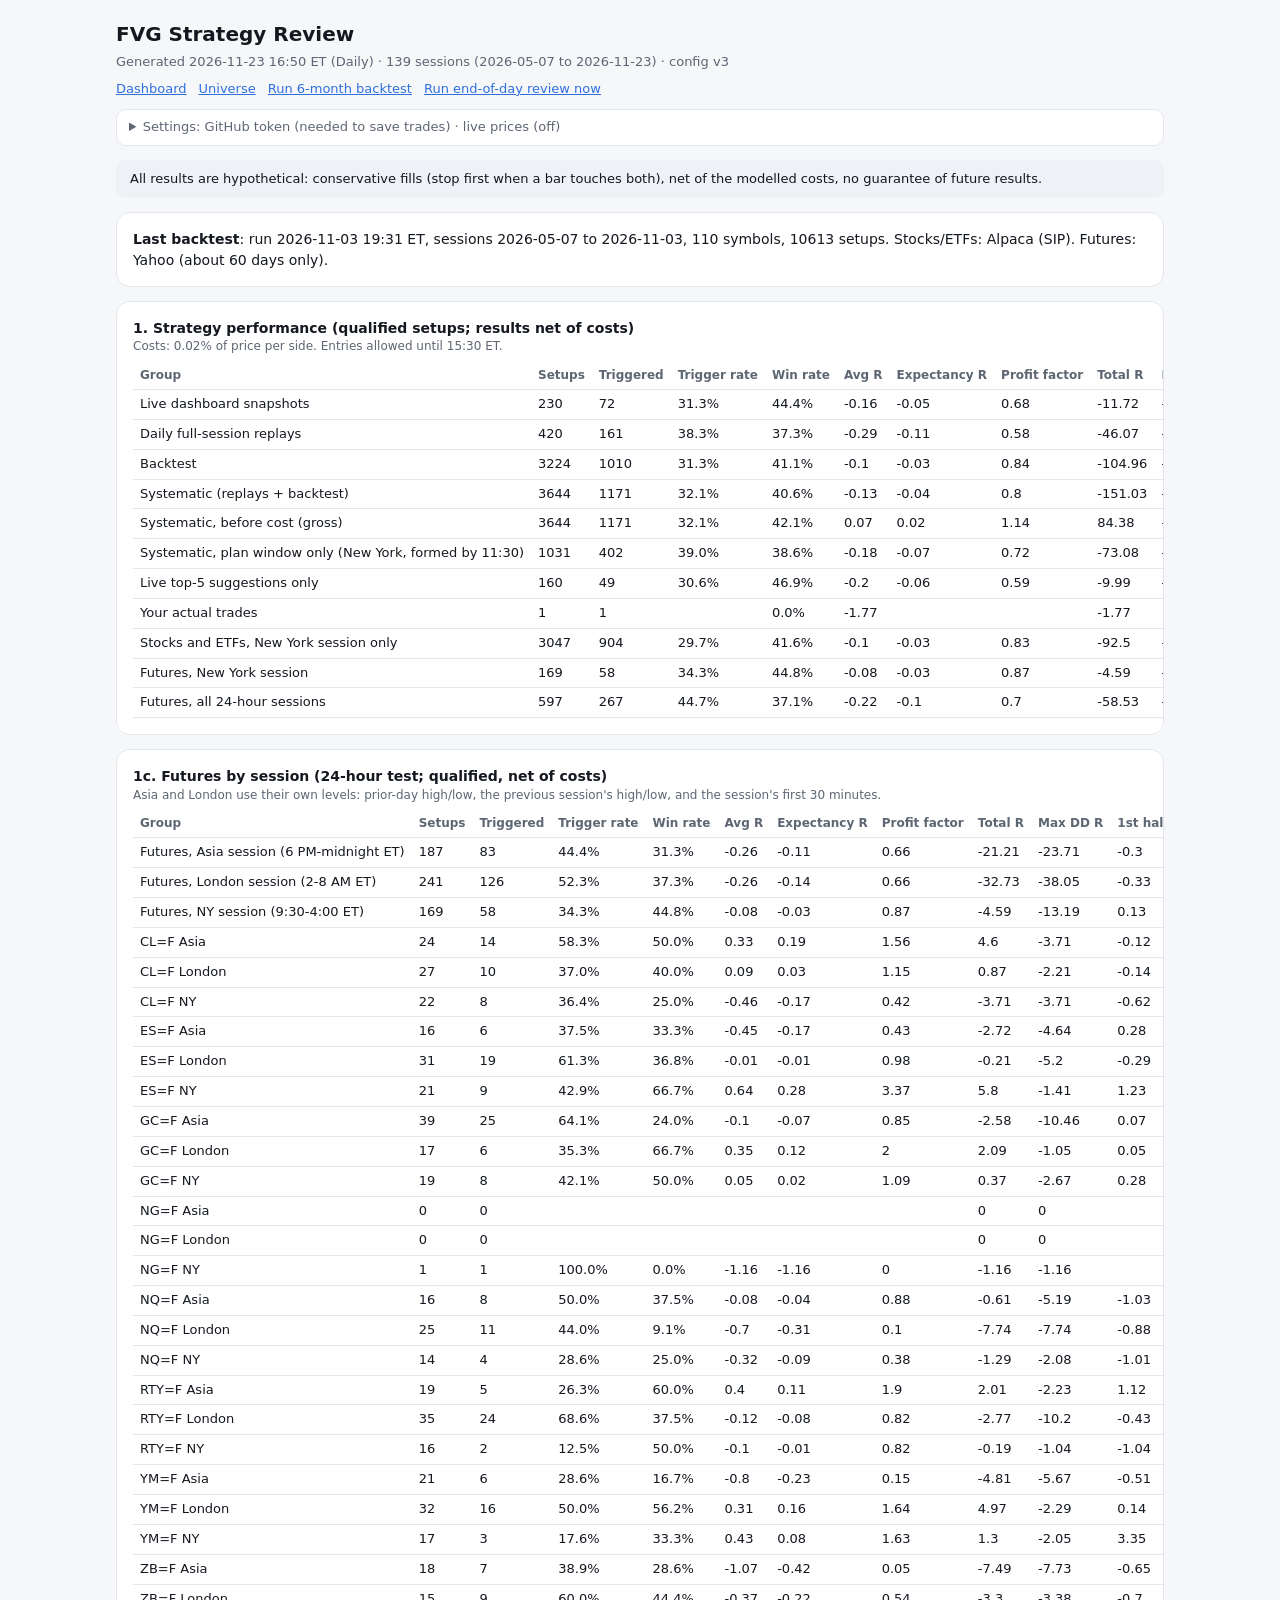
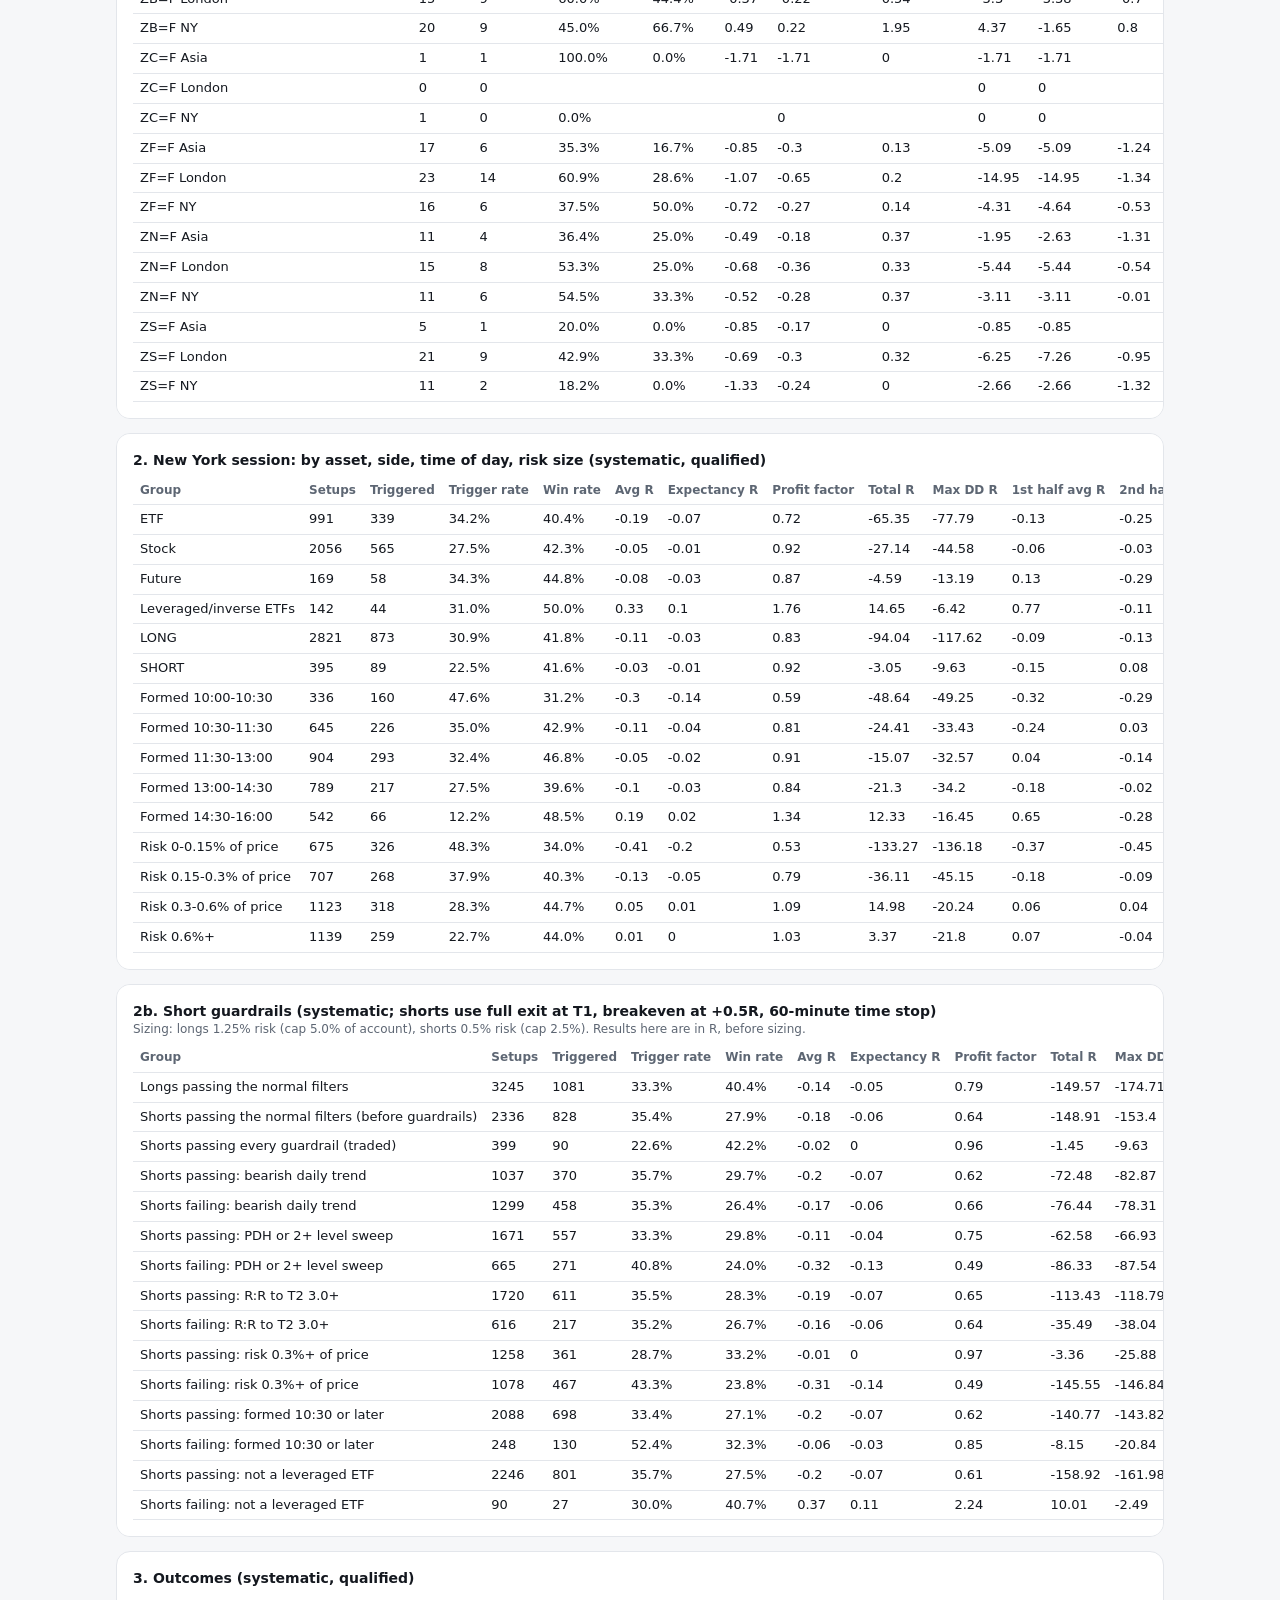
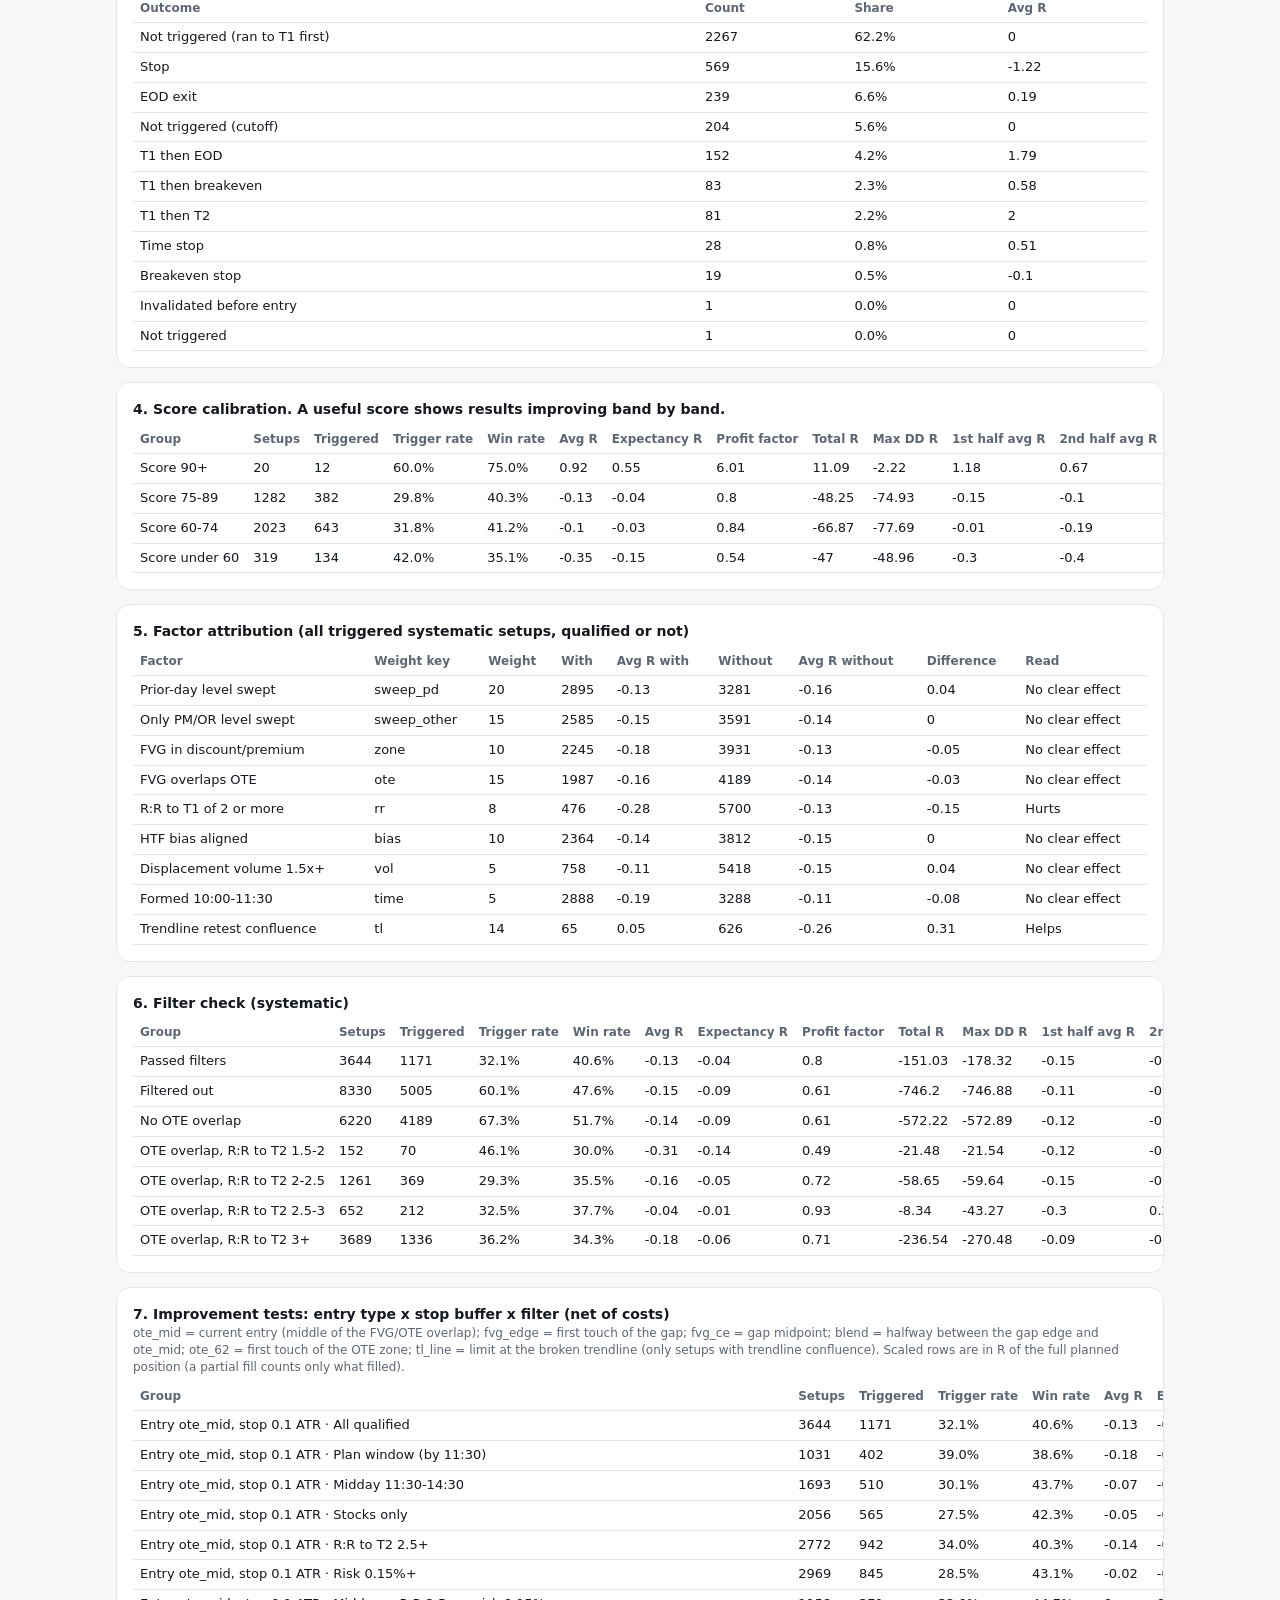
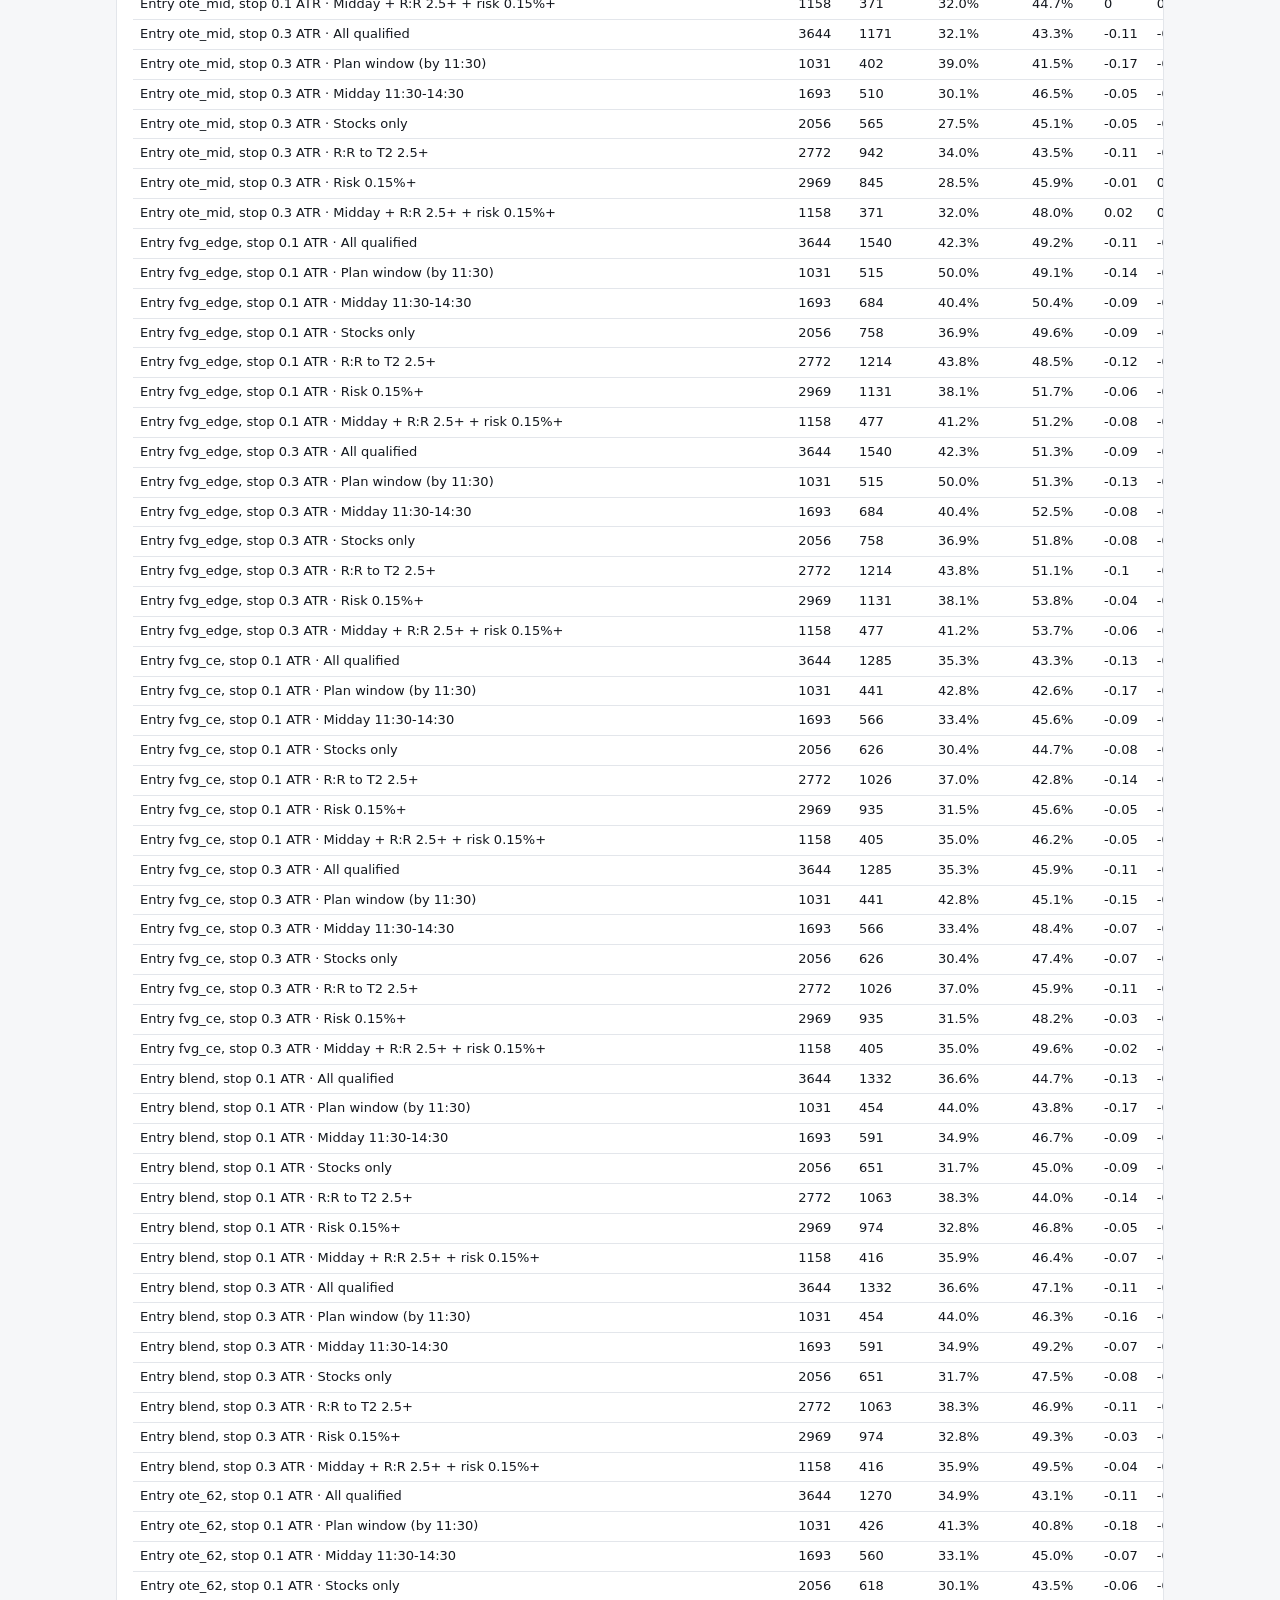
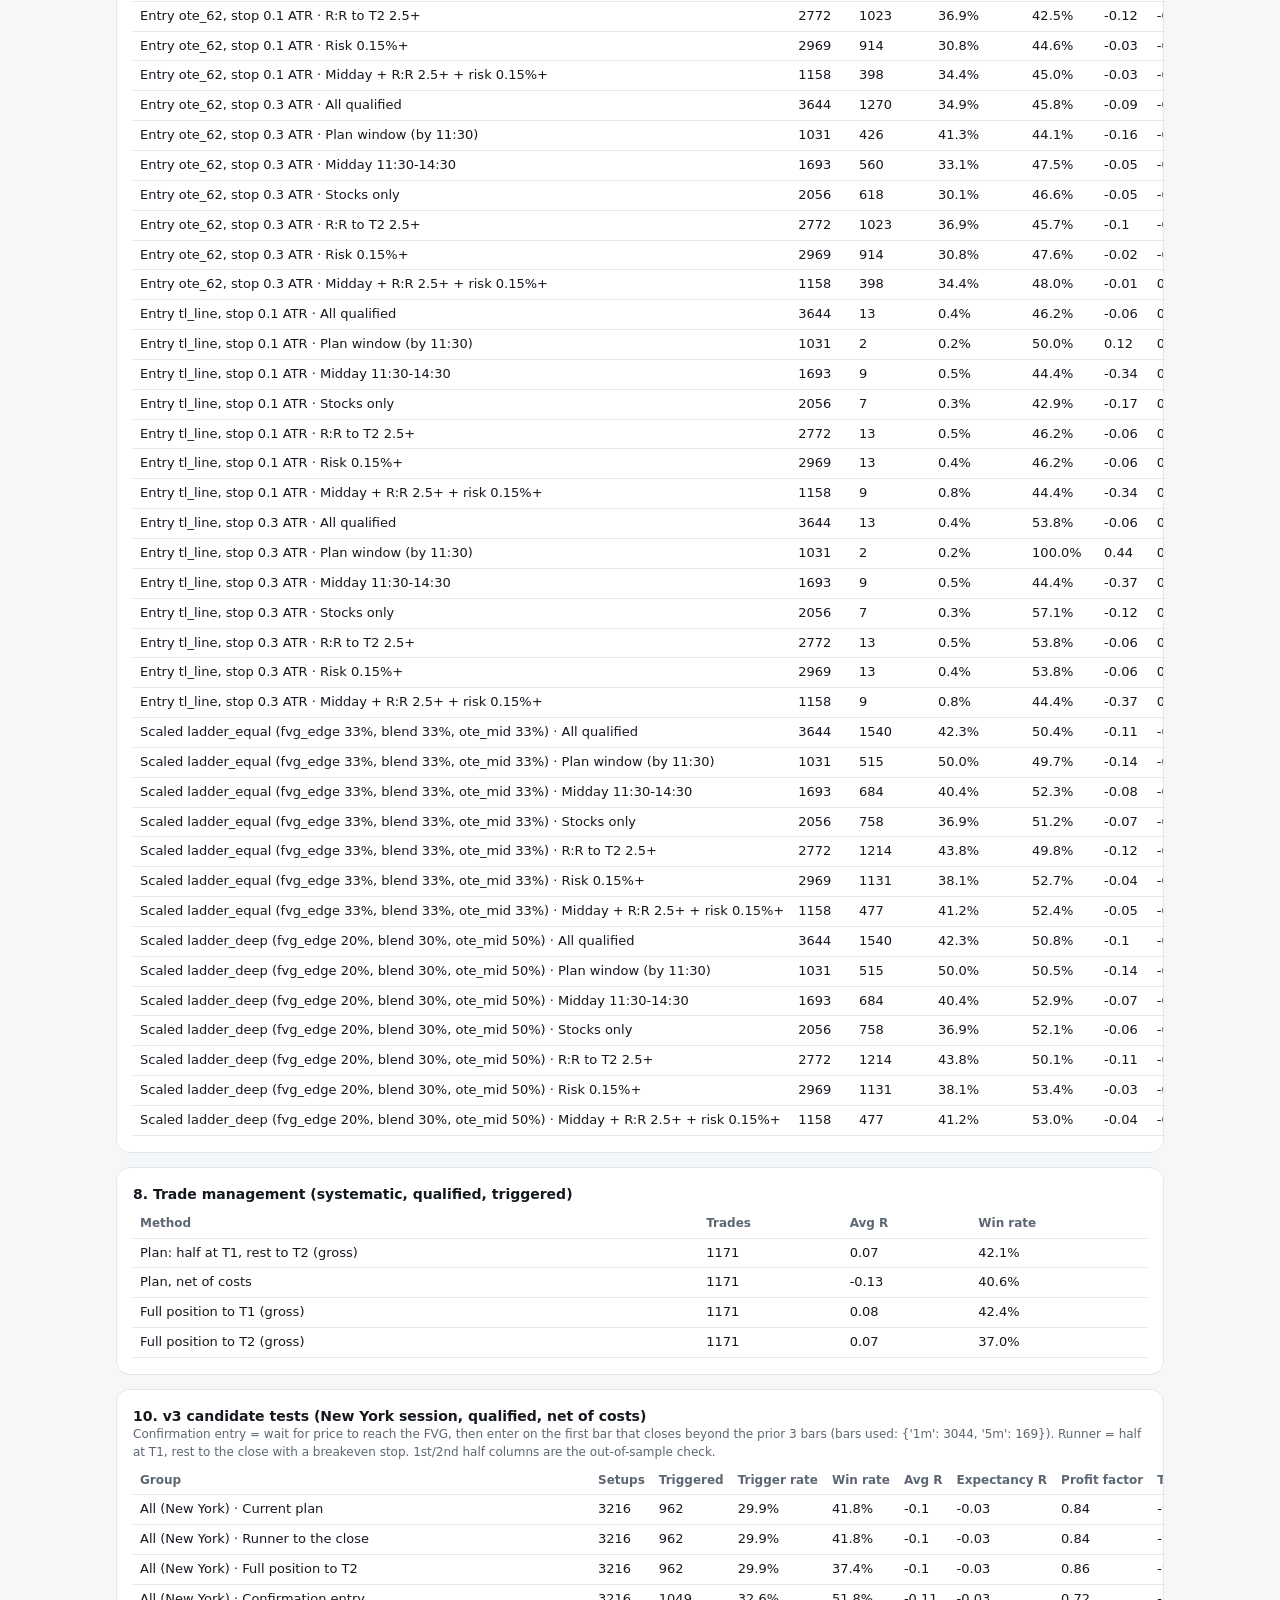
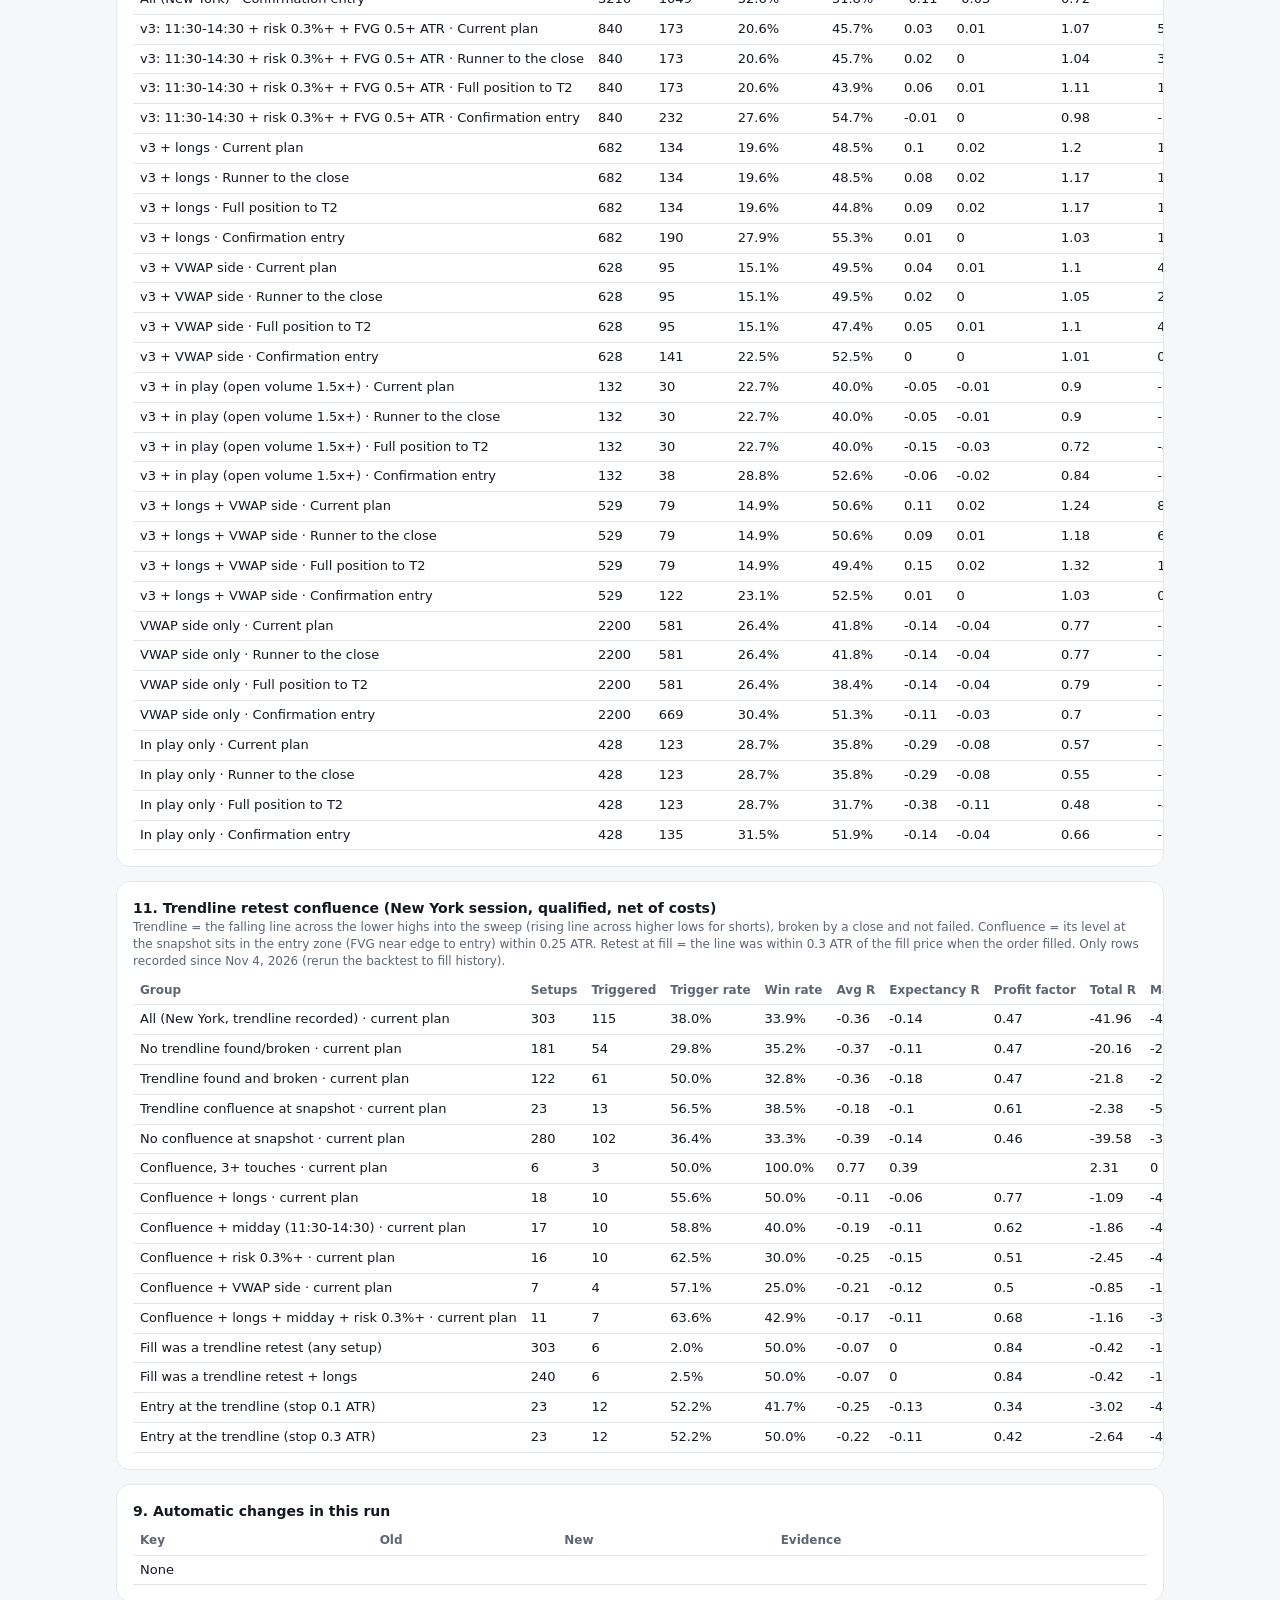
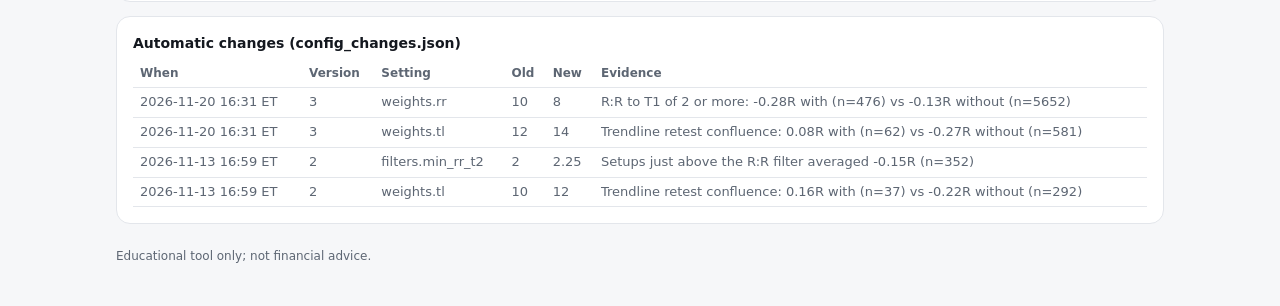
<file: site/review.html>
<!doctype html>
<html lang="en"><head><meta charset="utf-8"><meta name="viewport" content="width=device-width,initial-scale=1">
<title>FVG Review</title><link rel="stylesheet" href="style.css"><script>window.CFG = {"repo": "Ron1415/fvg-scanner", "branch": "main", "workflow": "fvg.yml"};</script><script src="store.js"></script>
</head><body><div class="wrap">
<h1>FVG Strategy Review</h1>
<div class="sub" id="sub">Loading…</div>
<div class="toplinks"><a href="index.html">Dashboard</a><a href="universe.html">Universe</a>
<a href="#" data-run="backtest">Run 6-month backtest</a><a href="#" data-run="eod">Run end-of-day review now</a></div>
<div id="tokenPanel"></div>
<div id="banner" class="banner">All results are hypothetical: conservative fills (stop first when a bar touches both), net of the
modelled costs, no guarantee of future results.</div>
<div class="card" id="meta"></div>
<div id="tables"></div>
<div class="card tbl"><b>Automatic changes (config_changes.json)</b><div id="changes" class="hint">None yet.</div></div>
<div class="foot">Educational tool only; not financial advice.</div>
</div>
<script>
const $ = s => document.querySelector(s);
const esc = s => String(s ?? "").replace(/[&<>"]/g, c => ({"&": "&amp;", "<": "&lt;", ">": "&gt;", '"': "&quot;"}[c]));
async function j(p) { try { const r = await fetch(`${p}?t=${Date.now()}`, {cache: "no-store"}); return r.ok ? r.json() : null; } catch (e) { return null; } }
(async () => {
  const rv = await j("data/review.json"), meta = await j("data/backtest_meta.json"), ch = await j("data/config_changes.json");
  if (!rv) { $("#sub").textContent = "No review yet. Run the end-of-day review or the backtest."; return; }
  $("#sub").textContent = `Generated ${rv.generated} (${rv.kind}) · ${rv.sessions} sessions ${rv.range.length ? "(" + rv.range.join(" to ") + ")" : ""} · config v${rv.config_version}`;
  $("#meta").innerHTML = meta ? `<b>Last backtest</b>: run ${esc(meta.run_at)}, sessions ${esc(meta.sessions.join(" to "))}, ${meta.symbols} symbols,
    ${meta.setups} setups. Stocks/ETFs: ${esc(meta.stock_source)}. Futures: ${esc(meta.futures_source)}.` : "No backtest has been run yet.";
  $("#tables").innerHTML = rv.tables.map(t => `<div class="card tbl"><b>${esc(t.title)}</b>${t.note ? `<div class="hint">${esc(t.note)}</div>` : ""}
    <table><tr>${t.head.map(h => `<th>${esc(h)}</th>`).join("")}</tr>${t.rows.map(r => `<tr>${r.map(v => `<td>${esc(v)}</td>`).join("")}</tr>`).join("")}</table></div>`).join("");
  if (ch && ch.length) $("#changes").innerHTML = `<table><tr><th>When</th><th>Version</th><th>Setting</th><th>Old</th><th>New</th><th>Evidence</th></tr>${ch.slice().reverse()
    .map(c => `<tr><td>${esc(c.changed_at)}</td><td>${c.version}</td><td>${esc(c.section + "." + c.key)}</td><td>${esc(c.old)}</td><td>${esc(c.new)}</td><td>${esc(c.why)}</td></tr>`).join("")}</table>`;
})();
document.querySelectorAll("[data-run]").forEach(a => a.onclick = async e => { e.preventDefault();
  const inputs = a.dataset.run === "backtest" ? {mode: "backtest", backtest_days: "125"} : {mode: "eod"};
  try { await Store.dispatch(inputs); $("#banner").textContent = `Started. ${a.dataset.run === "backtest" ? "A 6-month backtest takes about 30-90 minutes." : "Reload in about 10 minutes."}`; }
  catch (err) { $("#banner").textContent = err.message; } });
Store.mountSettings($("#tokenPanel"));
</script></body></html>
</file>
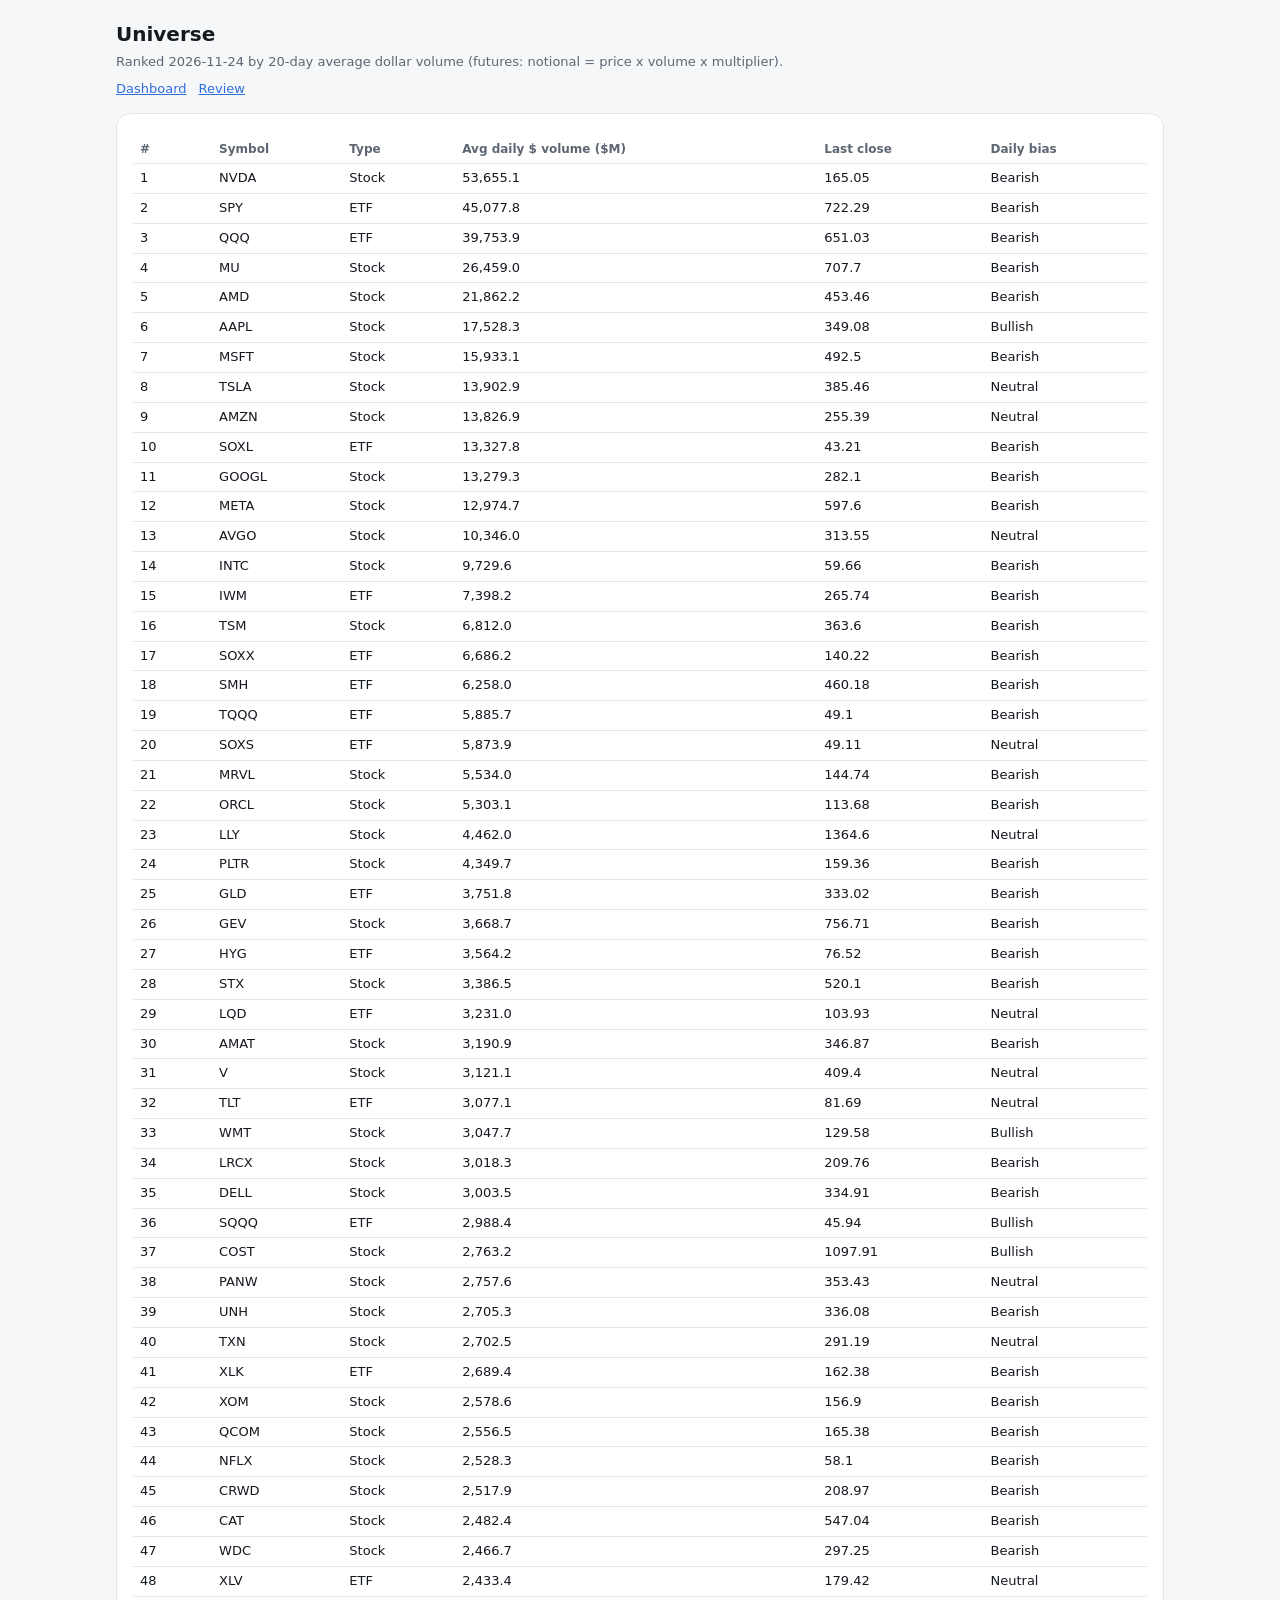
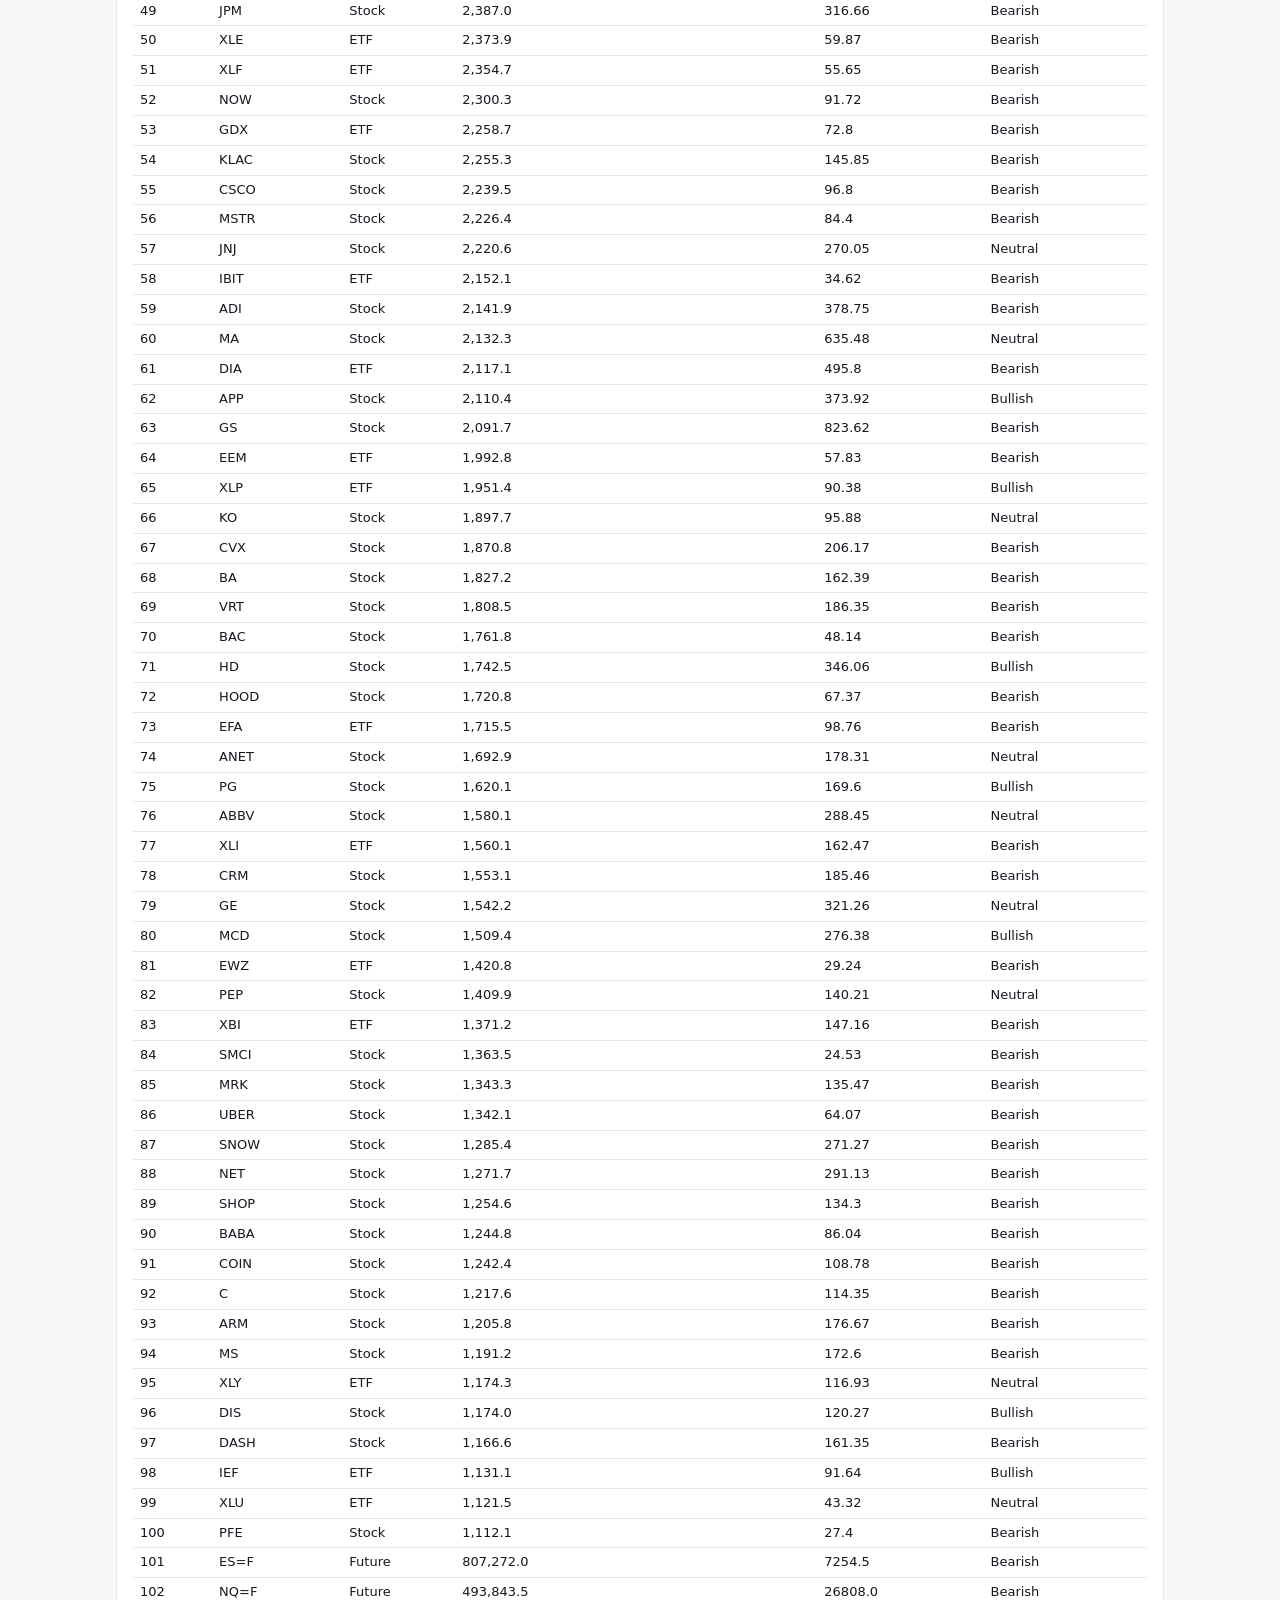
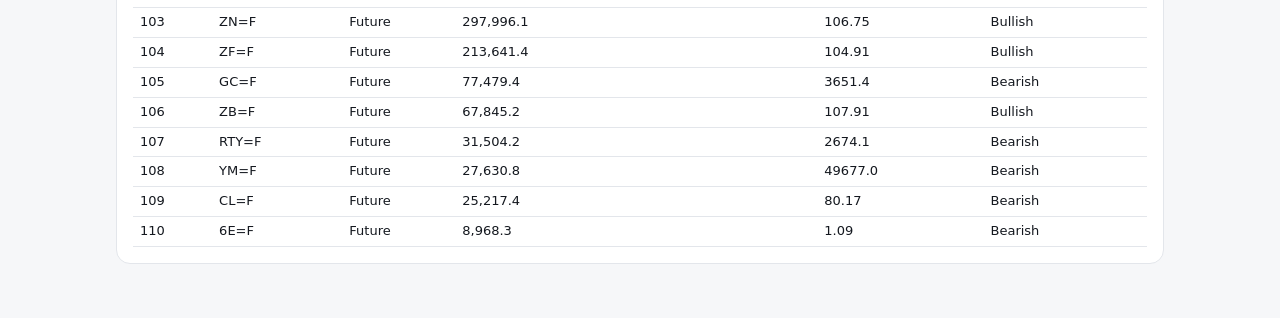
<file: site/universe.html>
<!doctype html><html lang="en"><head><meta charset="utf-8"><meta name="viewport" content="width=device-width,initial-scale=1">
<title>FVG Universe</title><link rel="stylesheet" href="style.css"></head><body><div class="wrap"><h1>Universe</h1>
<div class="sub">Ranked 2026-11-24 by 20-day average dollar volume (futures: notional = price x volume x multiplier).</div>
<div class="toplinks"><a href="index.html">Dashboard</a><a href="review.html">Review</a></div>
<div class="card tbl"><table><tr><th>#</th><th>Symbol</th><th>Type</th><th>Avg daily $ volume ($M)</th><th>Last close</th><th>Daily bias</th></tr><tr><td>1</td><td>NVDA</td><td>Stock</td><td>53,655.1</td><td>165.05</td><td>Bearish</td></tr><tr><td>2</td><td>SPY</td><td>ETF</td><td>45,077.8</td><td>722.29</td><td>Bearish</td></tr><tr><td>3</td><td>QQQ</td><td>ETF</td><td>39,753.9</td><td>651.03</td><td>Bearish</td></tr><tr><td>4</td><td>MU</td><td>Stock</td><td>26,459.0</td><td>707.7</td><td>Bearish</td></tr><tr><td>5</td><td>AMD</td><td>Stock</td><td>21,862.2</td><td>453.46</td><td>Bearish</td></tr><tr><td>6</td><td>AAPL</td><td>Stock</td><td>17,528.3</td><td>349.08</td><td>Bullish</td></tr><tr><td>7</td><td>MSFT</td><td>Stock</td><td>15,933.1</td><td>492.5</td><td>Bearish</td></tr><tr><td>8</td><td>TSLA</td><td>Stock</td><td>13,902.9</td><td>385.46</td><td>Neutral</td></tr><tr><td>9</td><td>AMZN</td><td>Stock</td><td>13,826.9</td><td>255.39</td><td>Neutral</td></tr><tr><td>10</td><td>SOXL</td><td>ETF</td><td>13,327.8</td><td>43.21</td><td>Bearish</td></tr><tr><td>11</td><td>GOOGL</td><td>Stock</td><td>13,279.3</td><td>282.1</td><td>Bearish</td></tr><tr><td>12</td><td>META</td><td>Stock</td><td>12,974.7</td><td>597.6</td><td>Bearish</td></tr><tr><td>13</td><td>AVGO</td><td>Stock</td><td>10,346.0</td><td>313.55</td><td>Neutral</td></tr><tr><td>14</td><td>INTC</td><td>Stock</td><td>9,729.6</td><td>59.66</td><td>Bearish</td></tr><tr><td>15</td><td>IWM</td><td>ETF</td><td>7,398.2</td><td>265.74</td><td>Bearish</td></tr><tr><td>16</td><td>TSM</td><td>Stock</td><td>6,812.0</td><td>363.6</td><td>Bearish</td></tr><tr><td>17</td><td>SOXX</td><td>ETF</td><td>6,686.2</td><td>140.22</td><td>Bearish</td></tr><tr><td>18</td><td>SMH</td><td>ETF</td><td>6,258.0</td><td>460.18</td><td>Bearish</td></tr><tr><td>19</td><td>TQQQ</td><td>ETF</td><td>5,885.7</td><td>49.1</td><td>Bearish</td></tr><tr><td>20</td><td>SOXS</td><td>ETF</td><td>5,873.9</td><td>49.11</td><td>Neutral</td></tr><tr><td>21</td><td>MRVL</td><td>Stock</td><td>5,534.0</td><td>144.74</td><td>Bearish</td></tr><tr><td>22</td><td>ORCL</td><td>Stock</td><td>5,303.1</td><td>113.68</td><td>Bearish</td></tr><tr><td>23</td><td>LLY</td><td>Stock</td><td>4,462.0</td><td>1364.6</td><td>Neutral</td></tr><tr><td>24</td><td>PLTR</td><td>Stock</td><td>4,349.7</td><td>159.36</td><td>Bearish</td></tr><tr><td>25</td><td>GLD</td><td>ETF</td><td>3,751.8</td><td>333.02</td><td>Bearish</td></tr><tr><td>26</td><td>GEV</td><td>Stock</td><td>3,668.7</td><td>756.71</td><td>Bearish</td></tr><tr><td>27</td><td>HYG</td><td>ETF</td><td>3,564.2</td><td>76.52</td><td>Bearish</td></tr><tr><td>28</td><td>STX</td><td>Stock</td><td>3,386.5</td><td>520.1</td><td>Bearish</td></tr><tr><td>29</td><td>LQD</td><td>ETF</td><td>3,231.0</td><td>103.93</td><td>Neutral</td></tr><tr><td>30</td><td>AMAT</td><td>Stock</td><td>3,190.9</td><td>346.87</td><td>Bearish</td></tr><tr><td>31</td><td>V</td><td>Stock</td><td>3,121.1</td><td>409.4</td><td>Neutral</td></tr><tr><td>32</td><td>TLT</td><td>ETF</td><td>3,077.1</td><td>81.69</td><td>Neutral</td></tr><tr><td>33</td><td>WMT</td><td>Stock</td><td>3,047.7</td><td>129.58</td><td>Bullish</td></tr><tr><td>34</td><td>LRCX</td><td>Stock</td><td>3,018.3</td><td>209.76</td><td>Bearish</td></tr><tr><td>35</td><td>DELL</td><td>Stock</td><td>3,003.5</td><td>334.91</td><td>Bearish</td></tr><tr><td>36</td><td>SQQQ</td><td>ETF</td><td>2,988.4</td><td>45.94</td><td>Bullish</td></tr><tr><td>37</td><td>COST</td><td>Stock</td><td>2,763.2</td><td>1097.91</td><td>Bullish</td></tr><tr><td>38</td><td>PANW</td><td>Stock</td><td>2,757.6</td><td>353.43</td><td>Neutral</td></tr><tr><td>39</td><td>UNH</td><td>Stock</td><td>2,705.3</td><td>336.08</td><td>Bearish</td></tr><tr><td>40</td><td>TXN</td><td>Stock</td><td>2,702.5</td><td>291.19</td><td>Neutral</td></tr><tr><td>41</td><td>XLK</td><td>ETF</td><td>2,689.4</td><td>162.38</td><td>Bearish</td></tr><tr><td>42</td><td>XOM</td><td>Stock</td><td>2,578.6</td><td>156.9</td><td>Bearish</td></tr><tr><td>43</td><td>QCOM</td><td>Stock</td><td>2,556.5</td><td>165.38</td><td>Bearish</td></tr><tr><td>44</td><td>NFLX</td><td>Stock</td><td>2,528.3</td><td>58.1</td><td>Bearish</td></tr><tr><td>45</td><td>CRWD</td><td>Stock</td><td>2,517.9</td><td>208.97</td><td>Bearish</td></tr><tr><td>46</td><td>CAT</td><td>Stock</td><td>2,482.4</td><td>547.04</td><td>Bearish</td></tr><tr><td>47</td><td>WDC</td><td>Stock</td><td>2,466.7</td><td>297.25</td><td>Bearish</td></tr><tr><td>48</td><td>XLV</td><td>ETF</td><td>2,433.4</td><td>179.42</td><td>Neutral</td></tr><tr><td>49</td><td>JPM</td><td>Stock</td><td>2,387.0</td><td>316.66</td><td>Bearish</td></tr><tr><td>50</td><td>XLE</td><td>ETF</td><td>2,373.9</td><td>59.87</td><td>Bearish</td></tr><tr><td>51</td><td>XLF</td><td>ETF</td><td>2,354.7</td><td>55.65</td><td>Bearish</td></tr><tr><td>52</td><td>NOW</td><td>Stock</td><td>2,300.3</td><td>91.72</td><td>Bearish</td></tr><tr><td>53</td><td>GDX</td><td>ETF</td><td>2,258.7</td><td>72.8</td><td>Bearish</td></tr><tr><td>54</td><td>KLAC</td><td>Stock</td><td>2,255.3</td><td>145.85</td><td>Bearish</td></tr><tr><td>55</td><td>CSCO</td><td>Stock</td><td>2,239.5</td><td>96.8</td><td>Bearish</td></tr><tr><td>56</td><td>MSTR</td><td>Stock</td><td>2,226.4</td><td>84.4</td><td>Bearish</td></tr><tr><td>57</td><td>JNJ</td><td>Stock</td><td>2,220.6</td><td>270.05</td><td>Neutral</td></tr><tr><td>58</td><td>IBIT</td><td>ETF</td><td>2,152.1</td><td>34.62</td><td>Bearish</td></tr><tr><td>59</td><td>ADI</td><td>Stock</td><td>2,141.9</td><td>378.75</td><td>Bearish</td></tr><tr><td>60</td><td>MA</td><td>Stock</td><td>2,132.3</td><td>635.48</td><td>Neutral</td></tr><tr><td>61</td><td>DIA</td><td>ETF</td><td>2,117.1</td><td>495.8</td><td>Bearish</td></tr><tr><td>62</td><td>APP</td><td>Stock</td><td>2,110.4</td><td>373.92</td><td>Bullish</td></tr><tr><td>63</td><td>GS</td><td>Stock</td><td>2,091.7</td><td>823.62</td><td>Bearish</td></tr><tr><td>64</td><td>EEM</td><td>ETF</td><td>1,992.8</td><td>57.83</td><td>Bearish</td></tr><tr><td>65</td><td>XLP</td><td>ETF</td><td>1,951.4</td><td>90.38</td><td>Bullish</td></tr><tr><td>66</td><td>KO</td><td>Stock</td><td>1,897.7</td><td>95.88</td><td>Neutral</td></tr><tr><td>67</td><td>CVX</td><td>Stock</td><td>1,870.8</td><td>206.17</td><td>Bearish</td></tr><tr><td>68</td><td>BA</td><td>Stock</td><td>1,827.2</td><td>162.39</td><td>Bearish</td></tr><tr><td>69</td><td>VRT</td><td>Stock</td><td>1,808.5</td><td>186.35</td><td>Bearish</td></tr><tr><td>70</td><td>BAC</td><td>Stock</td><td>1,761.8</td><td>48.14</td><td>Bearish</td></tr><tr><td>71</td><td>HD</td><td>Stock</td><td>1,742.5</td><td>346.06</td><td>Bullish</td></tr><tr><td>72</td><td>HOOD</td><td>Stock</td><td>1,720.8</td><td>67.37</td><td>Bearish</td></tr><tr><td>73</td><td>EFA</td><td>ETF</td><td>1,715.5</td><td>98.76</td><td>Bearish</td></tr><tr><td>74</td><td>ANET</td><td>Stock</td><td>1,692.9</td><td>178.31</td><td>Neutral</td></tr><tr><td>75</td><td>PG</td><td>Stock</td><td>1,620.1</td><td>169.6</td><td>Bullish</td></tr><tr><td>76</td><td>ABBV</td><td>Stock</td><td>1,580.1</td><td>288.45</td><td>Neutral</td></tr><tr><td>77</td><td>XLI</td><td>ETF</td><td>1,560.1</td><td>162.47</td><td>Bearish</td></tr><tr><td>78</td><td>CRM</td><td>Stock</td><td>1,553.1</td><td>185.46</td><td>Bearish</td></tr><tr><td>79</td><td>GE</td><td>Stock</td><td>1,542.2</td><td>321.26</td><td>Neutral</td></tr><tr><td>80</td><td>MCD</td><td>Stock</td><td>1,509.4</td><td>276.38</td><td>Bullish</td></tr><tr><td>81</td><td>EWZ</td><td>ETF</td><td>1,420.8</td><td>29.24</td><td>Bearish</td></tr><tr><td>82</td><td>PEP</td><td>Stock</td><td>1,409.9</td><td>140.21</td><td>Neutral</td></tr><tr><td>83</td><td>XBI</td><td>ETF</td><td>1,371.2</td><td>147.16</td><td>Bearish</td></tr><tr><td>84</td><td>SMCI</td><td>Stock</td><td>1,363.5</td><td>24.53</td><td>Bearish</td></tr><tr><td>85</td><td>MRK</td><td>Stock</td><td>1,343.3</td><td>135.47</td><td>Bearish</td></tr><tr><td>86</td><td>UBER</td><td>Stock</td><td>1,342.1</td><td>64.07</td><td>Bearish</td></tr><tr><td>87</td><td>SNOW</td><td>Stock</td><td>1,285.4</td><td>271.27</td><td>Bearish</td></tr><tr><td>88</td><td>NET</td><td>Stock</td><td>1,271.7</td><td>291.13</td><td>Bearish</td></tr><tr><td>89</td><td>SHOP</td><td>Stock</td><td>1,254.6</td><td>134.3</td><td>Bearish</td></tr><tr><td>90</td><td>BABA</td><td>Stock</td><td>1,244.8</td><td>86.04</td><td>Bearish</td></tr><tr><td>91</td><td>COIN</td><td>Stock</td><td>1,242.4</td><td>108.78</td><td>Bearish</td></tr><tr><td>92</td><td>C</td><td>Stock</td><td>1,217.6</td><td>114.35</td><td>Bearish</td></tr><tr><td>93</td><td>ARM</td><td>Stock</td><td>1,205.8</td><td>176.67</td><td>Bearish</td></tr><tr><td>94</td><td>MS</td><td>Stock</td><td>1,191.2</td><td>172.6</td><td>Bearish</td></tr><tr><td>95</td><td>XLY</td><td>ETF</td><td>1,174.3</td><td>116.93</td><td>Neutral</td></tr><tr><td>96</td><td>DIS</td><td>Stock</td><td>1,174.0</td><td>120.27</td><td>Bullish</td></tr><tr><td>97</td><td>DASH</td><td>Stock</td><td>1,166.6</td><td>161.35</td><td>Bearish</td></tr><tr><td>98</td><td>IEF</td><td>ETF</td><td>1,131.1</td><td>91.64</td><td>Bullish</td></tr><tr><td>99</td><td>XLU</td><td>ETF</td><td>1,121.5</td><td>43.32</td><td>Neutral</td></tr><tr><td>100</td><td>PFE</td><td>Stock</td><td>1,112.1</td><td>27.4</td><td>Bearish</td></tr><tr><td>101</td><td>ES=F</td><td>Future</td><td>807,272.0</td><td>7254.5</td><td>Bearish</td></tr><tr><td>102</td><td>NQ=F</td><td>Future</td><td>493,843.5</td><td>26808.0</td><td>Bearish</td></tr><tr><td>103</td><td>ZN=F</td><td>Future</td><td>297,996.1</td><td>106.75</td><td>Bullish</td></tr><tr><td>104</td><td>ZF=F</td><td>Future</td><td>213,641.4</td><td>104.91</td><td>Bullish</td></tr><tr><td>105</td><td>GC=F</td><td>Future</td><td>77,479.4</td><td>3651.4</td><td>Bearish</td></tr><tr><td>106</td><td>ZB=F</td><td>Future</td><td>67,845.2</td><td>107.91</td><td>Bullish</td></tr><tr><td>107</td><td>RTY=F</td><td>Future</td><td>31,504.2</td><td>2674.1</td><td>Bearish</td></tr><tr><td>108</td><td>YM=F</td><td>Future</td><td>27,630.8</td><td>49677.0</td><td>Bearish</td></tr><tr><td>109</td><td>CL=F</td><td>Future</td><td>25,217.4</td><td>80.17</td><td>Bearish</td></tr><tr><td>110</td><td>6E=F</td><td>Future</td><td>8,968.3</td><td>1.09</td><td>Bearish</td></tr></table></div>
</div></body></html>
</file>
<file: site/style.css>
:root{--bg:#f6f7f9;--card:#fff;--ink:#14181f;--mute:#5d6673;--line:#e3e6eb;--up:#1a9e6a;--dn:#d64545;
--entry:#2f6fde;--stop:#d64545;--tgt:#1a9e6a;--eq:#8a93a0;--ote:#c58a00;--pd:#8b5cf6;--or:#e07b00;--pm:#0e9aa7;
--fvg:rgba(47,111,222,.14);--otez:rgba(197,138,0,.13);--pill:#eef1f5}
@media (prefers-color-scheme:dark){:root{--bg:#0f1218;--card:#171b23;--ink:#e8ebf0;--mute:#9aa3b0;--line:#272d38;
--up:#2fbf86;--dn:#ef6262;--entry:#5b8ff0;--stop:#ef6262;--tgt:#2fbf86;--eq:#7b8494;--ote:#e0a526;--pd:#a585ff;--or:#f59a3a;--pm:#33bfcb;
--fvg:rgba(91,143,240,.18);--otez:rgba(224,165,38,.15);--pill:#222835}}
*{box-sizing:border-box}[hidden]{display:none!important}body{margin:0;background:var(--bg);color:var(--ink);font:14px/1.45 system-ui,-apple-system,Segoe UI,Roboto,sans-serif}
.wrap{max-width:1080px;margin:0 auto;padding:20px 16px 40px}
h1{font-size:20px;margin:0}.sub{color:var(--mute);font-size:13px;margin-top:4px}
.banner{margin:14px 0;padding:10px 14px;border-radius:10px;background:var(--pill);font-size:13px}
.banner.warn{border-left:4px solid var(--ote)}
.card{background:var(--card);border:1px solid var(--line);border-radius:14px;padding:16px;margin:14px 0}
.head{display:flex;flex-wrap:wrap;align-items:center;gap:10px}
.rank{font-weight:700;color:var(--mute)}.tk{font-size:20px;font-weight:700}
.side{font-weight:700;padding:2px 10px;border-radius:999px;font-size:12px;color:#fff}
.side.LONG{background:var(--up)}.side.SHORT{background:var(--dn)}
.tag{font-size:12px;padding:2px 8px;border-radius:999px;background:var(--pill);color:var(--mute)}
.score{margin-left:auto;text-align:right}.score b{font-size:22px}
.meter{width:160px;height:8px;border-radius:6px;background:var(--pill);overflow:hidden;margin-top:4px;margin-left:auto}
.meter i{display:block;height:100%;background:linear-gradient(90deg,var(--ote),var(--up))}
.grid{display:grid;grid-template-columns:repeat(auto-fit,minmax(120px,1fr));gap:8px;margin:12px 0}
.k{background:var(--pill);border-radius:10px;padding:8px 10px}
.k span{display:block;font-size:11px;color:var(--mute);text-transform:uppercase;letter-spacing:.03em}
.k b{font-size:16px;font-variant-numeric:tabular-nums}.k.entry b{color:var(--entry)}.k.stop b{color:var(--stop)}.k.tgt b{color:var(--tgt)}
.chart{width:100%;height:auto;display:block;margin-top:6px}
.notes{display:flex;flex-wrap:wrap;gap:6px;margin-top:8px}
details{margin-top:8px;color:var(--mute);font-size:13px}
table{border-collapse:collapse;width:100%;margin-top:6px;font-variant-numeric:tabular-nums}
td,th{padding:5px 7px;border-bottom:1px solid var(--line);text-align:left}
.w-up{stroke:var(--up)}.w-dn{stroke:var(--dn)}.b-up{fill:var(--up)}.b-dn{fill:var(--dn)}
.z-fvg{fill:var(--fvg)}.z-ote{fill:var(--otez)}
.l-entry{stroke:var(--entry);stroke-width:1.6}.l-stop{stroke:var(--stop);stroke-width:1.2;stroke-dasharray:5 3}
.l-tgt{stroke:var(--tgt);stroke-width:1.2;stroke-dasharray:5 3}.l-eq{stroke:var(--eq);stroke-dasharray:2 3}
.l-ote{stroke:var(--ote);stroke-dasharray:2 3}.l-or{stroke:var(--or);stroke-width:.9}.l-pd{stroke:var(--pd);stroke-width:.9}
.l-pm{stroke:var(--pm);stroke-width:.9;stroke-dasharray:6 4}.l-or-end{stroke:var(--line);stroke-dasharray:3 3}
.lbl{font-size:10.5px}.l-entry-t{fill:var(--entry);font-weight:700}.l-stop-t{fill:var(--stop)}.l-tgt-t{fill:var(--tgt)}
.l-eq-t{fill:var(--eq)}.l-ote-t{fill:var(--ote)}.l-or-t{fill:var(--or)}.l-pd-t{fill:var(--pd)}.l-pm-t{fill:var(--pm)}
.ax{font-size:10px;fill:var(--mute)}
.empty{text-align:center;color:var(--mute);padding:40px 10px}
.foot{color:var(--mute);font-size:12px;margin-top:24px}
nav{display:flex;gap:6px;flex-wrap:wrap;margin:14px 0 0}
nav button{border:1px solid var(--line);background:var(--card);color:var(--ink);padding:7px 14px;border-radius:999px;font:inherit;cursor:pointer}
nav button.on{background:var(--entry);border-color:var(--entry);color:#fff}
.btn{border:0;border-radius:10px;padding:9px 16px;font:inherit;font-weight:600;cursor:pointer;color:#fff;background:var(--entry);text-decoration:none;display:inline-block}
.btn.take.LONG{background:var(--up)}.btn.take.SHORT{background:var(--dn)}.btn.ghost{background:var(--pill);color:var(--ink)}
.btn.close{background:var(--ink);color:var(--bg)}.btn.sm{padding:6px 10px;font-size:12px}.btn:disabled{opacity:.5;cursor:default}
.actions{display:flex;gap:8px;align-items:center;margin-top:12px;flex-wrap:wrap}
.taken{font-size:12px;font-weight:600;color:var(--up)}
.settings{display:flex;gap:8px;align-items:center;flex-wrap:wrap;font-size:13px;color:var(--mute);margin-top:10px}
input,select,textarea{font:inherit;color:var(--ink);background:var(--pill);border:1px solid var(--line);border-radius:8px;padding:7px 9px}
.tbl{overflow-x:auto}.tbl table{font-size:13px;white-space:nowrap}.tbl th{color:var(--mute);font-weight:600;font-size:12px}
.pos{color:var(--up);font-weight:600}.neg{color:var(--dn);font-weight:600}
dialog{border:1px solid var(--line);border-radius:14px;background:var(--card);color:var(--ink);padding:18px;width:min(420px,92vw)}
dialog::backdrop{background:rgba(0,0,0,.45)}
dialog h3{margin:0 0 4px}dialog label{display:block;font-size:12px;color:var(--mute);margin-top:10px}
dialog input,dialog select,dialog textarea{width:100%}
.statgrid{display:grid;grid-template-columns:repeat(auto-fit,minmax(130px,1fr));gap:8px}
.hint{font-size:12px;color:var(--mute)}
.alert{font-size:12px;font-weight:600;padding:2px 8px;border-radius:999px;background:var(--pill);margin-left:4px}
a{color:var(--entry)}
.toplinks{display:flex;gap:12px;flex-wrap:wrap;font-size:13px;margin-top:8px}
details.settings{display:block;background:var(--card);border:1px solid var(--line);border-radius:10px;padding:8px 12px;margin-top:10px}
details.settings input{width:100%;margin-top:4px}
details.settings button{margin-top:8px;border:0;border-radius:8px;padding:7px 12px;background:var(--pill);color:var(--ink);font:inherit;cursor:pointer}
</file>
<file: style.css>
:root{--bg:#f6f7f9;--card:#fff;--ink:#14181f;--mute:#5d6673;--line:#e3e6eb;--up:#1a9e6a;--dn:#d64545;
--entry:#2f6fde;--stop:#d64545;--tgt:#1a9e6a;--eq:#8a93a0;--ote:#c58a00;--pd:#8b5cf6;--or:#e07b00;--pm:#0e9aa7;
--fvg:rgba(47,111,222,.14);--otez:rgba(197,138,0,.13);--pill:#eef1f5}
@media (prefers-color-scheme:dark){:root{--bg:#0f1218;--card:#171b23;--ink:#e8ebf0;--mute:#9aa3b0;--line:#272d38;
--up:#2fbf86;--dn:#ef6262;--entry:#5b8ff0;--stop:#ef6262;--tgt:#2fbf86;--eq:#7b8494;--ote:#e0a526;--pd:#a585ff;--or:#f59a3a;--pm:#33bfcb;
--fvg:rgba(91,143,240,.18);--otez:rgba(224,165,38,.15);--pill:#222835}}
*{box-sizing:border-box}[hidden]{display:none!important}body{margin:0;background:var(--bg);color:var(--ink);font:14px/1.45 system-ui,-apple-system,Segoe UI,Roboto,sans-serif}
.wrap{max-width:1080px;margin:0 auto;padding:20px 16px 40px}
h1{font-size:20px;margin:0}.sub{color:var(--mute);font-size:13px;margin-top:4px}
.banner{margin:14px 0;padding:10px 14px;border-radius:10px;background:var(--pill);font-size:13px}
.banner.warn{border-left:4px solid var(--ote)}
.card{background:var(--card);border:1px solid var(--line);border-radius:14px;padding:16px;margin:14px 0}
.head{display:flex;flex-wrap:wrap;align-items:center;gap:10px}
.rank{font-weight:700;color:var(--mute)}.tk{font-size:20px;font-weight:700}
.side{font-weight:700;padding:2px 10px;border-radius:999px;font-size:12px;color:#fff}
.side.LONG{background:var(--up)}.side.SHORT{background:var(--dn)}
.tag{font-size:12px;padding:2px 8px;border-radius:999px;background:var(--pill);color:var(--mute)}
.score{margin-left:auto;text-align:right}.score b{font-size:22px}
.meter{width:160px;height:8px;border-radius:6px;background:var(--pill);overflow:hidden;margin-top:4px;margin-left:auto}
.meter i{display:block;height:100%;background:linear-gradient(90deg,var(--ote),var(--up))}
.grid{display:grid;grid-template-columns:repeat(auto-fit,minmax(120px,1fr));gap:8px;margin:12px 0}
.k{background:var(--pill);border-radius:10px;padding:8px 10px}
.k span{display:block;font-size:11px;color:var(--mute);text-transform:uppercase;letter-spacing:.03em}
.k b{font-size:16px;font-variant-numeric:tabular-nums}.k.entry b{color:var(--entry)}.k.stop b{color:var(--stop)}.k.tgt b{color:var(--tgt)}
.chart{width:100%;height:auto;display:block;margin-top:6px}
.notes{display:flex;flex-wrap:wrap;gap:6px;margin-top:8px}
details{margin-top:8px;color:var(--mute);font-size:13px}
table{border-collapse:collapse;width:100%;margin-top:6px;font-variant-numeric:tabular-nums}
td,th{padding:5px 7px;border-bottom:1px solid var(--line);text-align:left}
.w-up{stroke:var(--up)}.w-dn{stroke:var(--dn)}.b-up{fill:var(--up)}.b-dn{fill:var(--dn)}
.z-fvg{fill:var(--fvg)}.z-ote{fill:var(--otez)}
.l-entry{stroke:var(--entry);stroke-width:1.6}.l-stop{stroke:var(--stop);stroke-width:1.2;stroke-dasharray:5 3}
.l-tgt{stroke:var(--tgt);stroke-width:1.2;stroke-dasharray:5 3}.l-eq{stroke:var(--eq);stroke-dasharray:2 3}
.l-ote{stroke:var(--ote);stroke-dasharray:2 3}.l-or{stroke:var(--or);stroke-width:.9}.l-pd{stroke:var(--pd);stroke-width:.9}
.l-pm{stroke:var(--pm);stroke-width:.9;stroke-dasharray:6 4}.l-or-end{stroke:var(--line);stroke-dasharray:3 3}
.lbl{font-size:10.5px}.l-entry-t{fill:var(--entry);font-weight:700}.l-stop-t{fill:var(--stop)}.l-tgt-t{fill:var(--tgt)}
.l-eq-t{fill:var(--eq)}.l-ote-t{fill:var(--ote)}.l-or-t{fill:var(--or)}.l-pd-t{fill:var(--pd)}.l-pm-t{fill:var(--pm)}
.ax{font-size:10px;fill:var(--mute)}
.empty{text-align:center;color:var(--mute);padding:40px 10px}
.foot{color:var(--mute);font-size:12px;margin-top:24px}
nav{display:flex;gap:6px;flex-wrap:wrap;margin:14px 0 0}
nav button{border:1px solid var(--line);background:var(--card);color:var(--ink);padding:7px 14px;border-radius:999px;font:inherit;cursor:pointer}
nav button.on{background:var(--entry);border-color:var(--entry);color:#fff}
.btn{border:0;border-radius:10px;padding:9px 16px;font:inherit;font-weight:600;cursor:pointer;color:#fff;background:var(--entry);text-decoration:none;display:inline-block}
.btn.take.LONG{background:var(--up)}.btn.take.SHORT{background:var(--dn)}.btn.ghost{background:var(--pill);color:var(--ink)}
.btn.close{background:var(--ink);color:var(--bg)}.btn.sm{padding:6px 10px;font-size:12px}.btn:disabled{opacity:.5;cursor:default}
.actions{display:flex;gap:8px;align-items:center;margin-top:12px;flex-wrap:wrap}
.taken{font-size:12px;font-weight:600;color:var(--up)}
.settings{display:flex;gap:8px;align-items:center;flex-wrap:wrap;font-size:13px;color:var(--mute);margin-top:10px}
input,select,textarea{font:inherit;color:var(--ink);background:var(--pill);border:1px solid var(--line);border-radius:8px;padding:7px 9px}
.tbl{overflow-x:auto}.tbl table{font-size:13px;white-space:nowrap}.tbl th{color:var(--mute);font-weight:600;font-size:12px}
.pos{color:var(--up);font-weight:600}.neg{color:var(--dn);font-weight:600}
dialog{border:1px solid var(--line);border-radius:14px;background:var(--card);color:var(--ink);padding:18px;width:min(420px,92vw)}
dialog::backdrop{background:rgba(0,0,0,.45)}
dialog h3{margin:0 0 4px}dialog label{display:block;font-size:12px;color:var(--mute);margin-top:10px}
dialog input,dialog select,dialog textarea{width:100%}
.statgrid{display:grid;grid-template-columns:repeat(auto-fit,minmax(130px,1fr));gap:8px}
.hint{font-size:12px;color:var(--mute)}
.alert{font-size:12px;font-weight:600;padding:2px 8px;border-radius:999px;background:var(--pill);margin-left:4px}
a{color:var(--entry)}
.toplinks{display:flex;gap:12px;flex-wrap:wrap;font-size:13px;margin-top:8px}
details.settings{display:block;background:var(--card);border:1px solid var(--line);border-radius:10px;padding:8px 12px;margin-top:10px}
details.settings input{width:100%;margin-top:4px}
details.settings button{margin-top:8px;border:0;border-radius:8px;padding:7px 12px;background:var(--pill);color:var(--ink);font:inherit;cursor:pointer}
</file>
